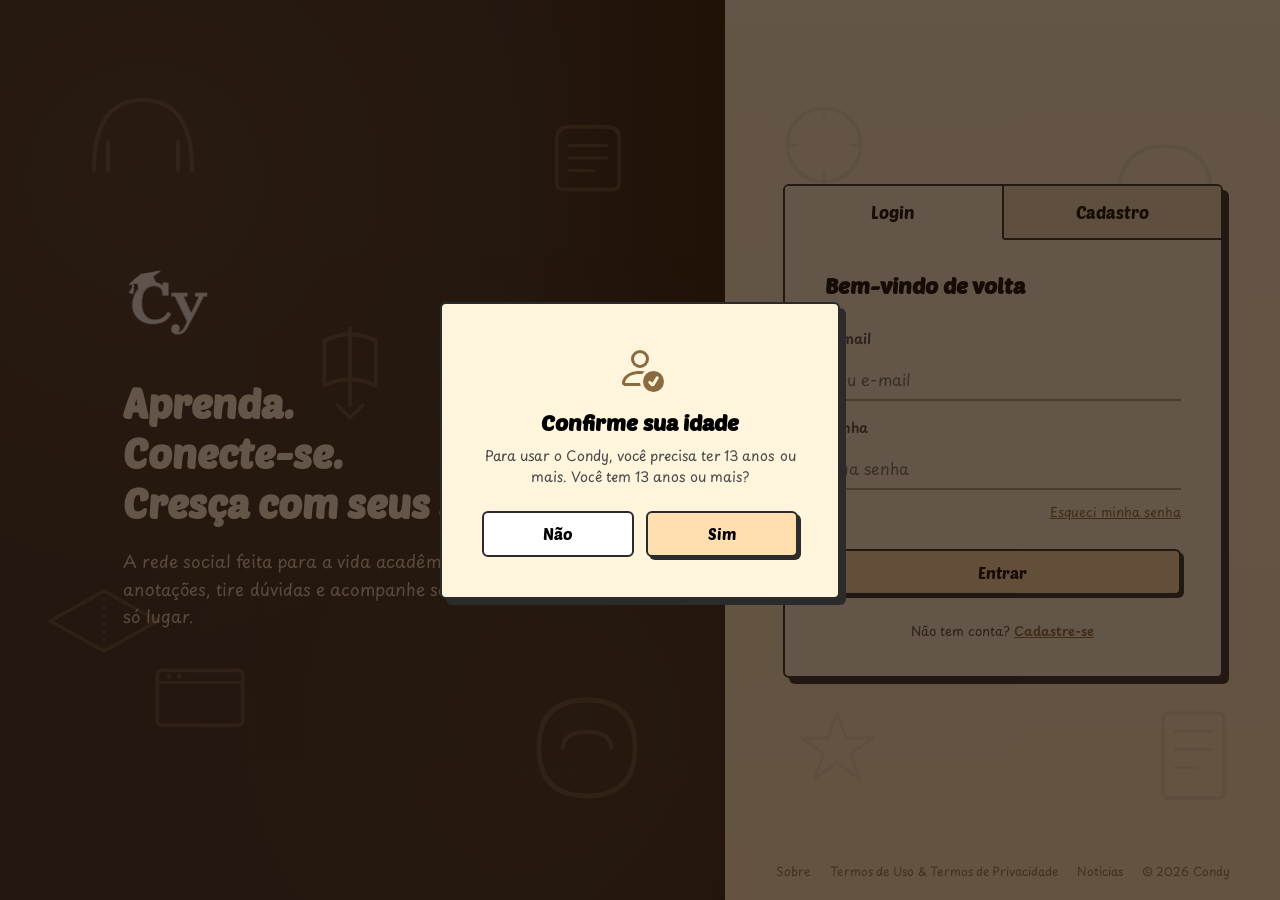
<file: CondyL_16_11/Condy/index.html>
<!DOCTYPE html>
<html lang="pt-br">
<head>
    <meta charset="UTF-8">
    <meta name="viewport" content="width=device-width, initial-scale=1.0">
    <link rel="stylesheet" href="CSS/index.css">
    <title>Condy - Sua Rede Social Acadêmica</title>
    <link rel="shortcut icon" type="image/png" href="IMAGENS/logo_condy_branco.png">

    <link rel="preconnect" href="https://fonts.googleapis.com">
    <link rel="preconnect" href="https://fonts.gstatic.com" crossorigin>
    <link href="https://fonts.googleapis.com/css2?family=Playpen+Sans:wght@400;500;600;700&family=Poetsen+One&display=swap" rel="stylesheet">
</head>
<body>

    <div class="pagina-login">

        <!-- VITRINE DA MARCA (lado esquerdo) -->
        <section class="vitrine-marca">

            <div class="doodles" aria-hidden="true">
                <svg class="doodle doodle-1" viewBox="0 0 100 100" fill="none">
                    <path d="M15 70 Q15 20 50 20 Q85 20 85 70" stroke="currentColor" stroke-width="3" stroke-linecap="round"/>
                    <path d="M25 70 L25 50 M75 70 L75 50" stroke="currentColor" stroke-width="3" stroke-linecap="round"/>
                </svg>

                <svg class="doodle doodle-2" viewBox="0 0 100 60" fill="none">
                    <path d="M5 30 L50 5 L95 30 L50 55 Z" stroke="currentColor" stroke-width="3" stroke-linejoin="round"/>
                    <path d="M50 55 L50 5" stroke="currentColor" stroke-width="2" stroke-dasharray="3 4"/>
                    <circle cx="90" cy="30" r="2.5" fill="currentColor"/>
                </svg>

                <svg class="doodle doodle-3" viewBox="0 0 80 80" fill="none">
                    <path d="M15 25 Q15 15 25 15 L55 15 Q65 15 65 25 L65 60 Q65 65 60 65 L20 65 Q15 65 15 60 Z" stroke="currentColor" stroke-width="3"/>
                    <path d="M25 30 L55 30 M25 40 L55 40 M25 50 L45 50" stroke="currentColor" stroke-width="2.5" stroke-linecap="round"/>
                </svg>

                <svg class="doodle doodle-4" viewBox="0 0 100 100" fill="none">
                    <path d="M20 50 Q20 20 50 20 Q80 20 80 50 Q80 80 50 80 Q20 80 20 50" stroke="currentColor" stroke-width="3"/>
                    <path d="M35 50 Q35 40 50 40 Q65 40 65 50" stroke="currentColor" stroke-width="2.5" stroke-linecap="round"/>
                </svg>

                <svg class="doodle doodle-5" viewBox="0 0 60 60" fill="none">
                    <path d="M30 5 L36 22 L54 22 L39 33 L45 50 L30 39 L15 50 L21 33 L6 22 L24 22 Z" stroke="currentColor" stroke-width="2.5" stroke-linejoin="round"/>
                </svg>

                <svg class="doodle doodle-6" viewBox="0 0 90 70" fill="none">
                    <rect x="10" y="15" width="70" height="45" rx="4" stroke="currentColor" stroke-width="3"/>
                    <path d="M10 25 L80 25" stroke="currentColor" stroke-width="2.5"/>
                    <circle cx="20" cy="20" r="2" fill="currentColor"/>
                    <circle cx="28" cy="20" r="2" fill="currentColor"/>
                </svg>

                <svg class="doodle doodle-7" viewBox="0 0 70 90" fill="none">
                    <path d="M35 10 L35 70" stroke="currentColor" stroke-width="3" stroke-linecap="round"/>
                    <path d="M15 20 Q35 10 55 20 L55 55 Q35 45 15 55 Z" stroke="currentColor" stroke-width="3" stroke-linejoin="round"/>
                    <path d="M35 80 L25 70 M35 80 L45 70" stroke="currentColor" stroke-width="2.5" stroke-linecap="round"/>
                </svg>
            </div>

            <div class="conteudo-vitrine">
                <img src="IMAGENS/logo_condy_semfundo.png" alt="Condy" class="logo-vitrine">

                <h1 class="titulo-vitrine">
                    <span class="linha-titulo" style="--atraso: 0s">Aprenda.</span>
                    <span class="linha-titulo" style="--atraso: 0.25s">Conecte-se.</span>
                    <span class="linha-titulo" style="--atraso: 0.5s">Cresça com seus amigos.</span>
                </h1>

                <p class="subtitulo-vitrine">
                    A rede social feita para a vida acadêmica — compartilhe anotações, tire dúvidas e acompanhe seus amigos em um só lugar.
                </p>
            </div>

        </section>

        <!-- ÁREA DE AUTENTICAÇÃO (lado direito) -->
        <main class="area-autenticacao">

            <div class="doodles doodles-claro" aria-hidden="true">
                <svg class="doodle doodle-a" viewBox="0 0 90 90" fill="none">
                    <circle cx="45" cy="45" r="30" stroke="currentColor" stroke-width="3"/>
                    <path d="M45 15 L45 22 M45 68 L45 75 M15 45 L22 45 M68 45 L75 45" stroke="currentColor" stroke-width="2.5" stroke-linecap="round"/>
                </svg>

                <svg class="doodle doodle-b" viewBox="0 0 80 80" fill="none">
                    <path d="M40 10 L48 32 L72 32 L52 46 L60 68 L40 54 L20 68 L28 46 L8 32 L32 32 Z" stroke="currentColor" stroke-width="2.5" stroke-linejoin="round"/>
                </svg>

                <svg class="doodle doodle-c" viewBox="0 0 90 70" fill="none">
                    <path d="M10 55 Q10 15 45 15 Q80 15 80 55" stroke="currentColor" stroke-width="3" stroke-linecap="round"/>
                    <circle cx="20" cy="55" r="7" stroke="currentColor" stroke-width="2.5"/>
                    <circle cx="70" cy="55" r="7" stroke="currentColor" stroke-width="2.5"/>
                </svg>

                <svg class="doodle doodle-d" viewBox="0 0 70 90" fill="none">
                    <rect x="10" y="10" width="50" height="70" rx="4" stroke="currentColor" stroke-width="3"/>
                    <path d="M20 25 L50 25 M20 40 L50 40 M20 55 L38 55" stroke="currentColor" stroke-width="2.5" stroke-linecap="round"/>
                </svg>

                <svg class="doodle doodle-e" viewBox="0 0 90 90" fill="none">
                    <path d="M45 10 Q65 10 65 30 Q65 45 50 50 L50 60" stroke="currentColor" stroke-width="3" stroke-linecap="round"/>
                    <circle cx="50" cy="72" r="3" fill="currentColor"/>
                </svg>
            </div>

            <div class="cartao-autenticacao">

                <div class="seletor-abas">
                    <button class="botao-aba ativo" id="botaoAbaLogin">Login</button>
                    <button class="botao-aba" id="botaoAbaCadastro">Cadastro</button>
                </div>

                <!-- LOGIN -->
                <form action="./PHP/login.php" method="post" class="formulario-autenticacao ativo mostrar" id="formularioLogin" novalidate>
                    <h2>Bem-vindo de volta</h2>

                    <label for="loginEmail">E-mail</label>
                    <input type="text" id="loginEmail" name="email" placeholder="Seu e-mail">
                    <p class="mensagem-erro" id="erroLoginEmail"></p>

                    <label for="loginSenha">Senha</label>
                    <input type="password" id="loginSenha" name="senha" placeholder="Sua senha">
                    <p class="mensagem-erro" id="erroLoginSenha"></p>

                    <p class="esqueci-senha">
                        <span id="abrirEsqueciSenha">Esqueci minha senha</span>
                    </p>

                    <button type="submit" class="botao-enviar">Entrar</button>

                    <p class="trocar-aba">Não tem conta? <span id="irParaCadastro">Cadastre-se</span></p>
                </form>

                <!-- CADASTRO -->
                <form action="./PHP/cadastro.php" method="post" class="formulario-autenticacao" id="formularioCadastro" novalidate>
                    <h2>Criar conta</h2>

                    <label for="cadastroNome">Nome</label>
                    <input type="text" id="cadastroNome" name="nome" placeholder="Seu nome">
                    <p class="mensagem-erro" id="erroCadastroNome"></p>

                    <label for="cadastroNascimento">Data de nascimento</label>
                    <input type="date" id="cadastroNascimento" name="data_nascimento">
                    <p class="mensagem-erro" id="erroCadastroNascimento"></p>

                    <label for="cadastroEmail">E-mail</label>
                    <input type="text" id="cadastroEmail" name="email" placeholder="Seu e-mail">
                    <p class="mensagem-erro" id="erroCadastroEmail"></p>
                    <p class="mensagem-erro" id="erroCadastroEmailServidor"></p>

                    <label for="cadastroSenha">Senha</label>
                    <input type="password" id="cadastroSenha" name="senha" placeholder="Crie uma senha">
                    <p class="dica-senha">Use no mínimo 8 caracteres, com uma letra minúscula, uma letra maiúscula, um número e um caractere especial (ex.: ! @ # $ %).</p>
                    <p class="mensagem-erro" id="erroCadastroSenha"></p>

                    <label for="cadastroConfirmarSenha">Confirmar Senha</label>
                    <input type="password" id="cadastroConfirmarSenha" name="confirmar_senha" placeholder="Confirme sua senha">
                    <p class="mensagem-erro" id="erroCadastroConfirmarSenha"></p>

                    <div class="aceite-termos">
                        <input type="checkbox" id="aceitarTermos" name="aceitar_termos">
                        <label for="aceitarTermos">
                            Li e aceito os <a href="#" class="link-termos abrir-termos">Termos de Uso e Termos de Privacidade</a>
                        </label>
                    </div>
                    <p class="mensagem-erro" id="erroAceitarTermos"></p>

                    <button type="submit" class="botao-enviar">Cadastrar</button>

                    <p class="trocar-aba">Já tem conta? <span id="irParaLogin">Faça login</span></p>
                </form>

            </div>

            <footer class="rodape-login">
                <a href="sobrenos.html" target="_blank">Sobre</a>
                <span class="separador">·</span>
                <a href="#" class="abrir-termos">Termos de Uso & Termos de Privacidade</a>
                <span class="separador">·</span>
                <a href="visitante.html">Notícias</a>
                <span class="separador">·</span>
                <span class="copyright">© 2026 Condy</span>
            </footer>

        </main>

    </div>

    <!-- MODAL DE TERMOS -->
    <div class="modal-termos-overlay" id="modalTermosOverlay">
        <div class="modal-termos-box">
            <button class="modal-termos-fechar" id="modalTermosFechar" title="Fechar">
                <svg xmlns="http://www.w3.org/2000/svg" width="20" height="20" fill="currentColor" class="bi bi-x-lg" viewBox="0 0 16 16">
                    <path d="M2.146 2.854a.5.5 0 1 1 .708-.708L8 7.293l5.146-5.147a.5.5 0 0 1 .708.708L8.707 8l5.147 5.146a.5.5 0 0 1-.708.708L8 8.707l-5.146 5.147a.5.5 0 0 1-.708-.708L7.293 8 2.146 2.854Z"/>
                </svg>
            </button>

            <div class="modal-termos-conteudo">
                <p class="modal-termos-marca">©2026 Condy</p>
                <h2>Termos de Uso<br>e<br>Termos de Privacidade</h2>

                <h3>1. Nossos Serviços</h3>
                <p>Nossa missão é entregar às pessoas o poder de florescer o intelecto através da educação. Para isso, fornecemos uma experiência personalizada onde você pode:</p>
                <p>
                    • Conectar-se com outras pessoas que possuem o mesmo objetivo: Ajudamos você a encontrar pessoas e conteúdo que sejam relevantes para sua área de estudo;<br>
                    • Expressar sua produção acadêmica: Oferecemos ferramentas para compartilhar atualizações de fotos, vídeos e, principalmente, resultados de pesquisas e redações (respeitando as configurações de privacidade);<br>
                    • Promover a integridade e segurança: Trabalhamos para manter a autenticidade e a confidencialidade dos dados, combatendo condutas nocivas ou enganosas.
                </p>

                <h3>2. Compromissos do Usuário</h3>
                <p>Em troca do acesso à nossa comunidade, exigimos os seguintes compromissos:</p>
                <p>
                    • Identidade Real e Prestação de Contas: Para garantir a responsabilidade acadêmica, você deve usar o mesmo nome que utiliza na vida cotidiana;<br>
                    • Elegibilidade: Você deve ter pelo menos 13 anos de idade para usar o serviço;<br>
                    • Uso Aceitável: Você não pode compartilhar conteúdo que viole direitos de propriedade intelectual de terceiros ou que seja ilegal, enganoso ou discriminatório;<br>
                    • É estritamente proibida a extração de dados (scraping) sem permissão prévia por escrito.
                </p>

                <h3>3. Propriedade Intelectual e Licenciamento</h3>
                <p>Reconhecemos que o conteúdo que você cria e compartilha é de sua propriedade ("o que é seu, continua sendo seu"). No entanto, para operar o serviço, precisamos que você nos conceda certas permissões:</p>
                <p>
                    • Licença de Uso: Ao publicar conteúdo protegido por direitos de propriedade intelectual, você nos concede uma licença mundial, não exclusiva e livre de royalties para hospedar, usar, distribuir, modificar e copiar seu conteúdo exclusivamente para fins de fornecimento e melhoria dos serviços;<br>
                    • Terminação da Licença: Esta licença termina quando o conteúdo é excluído de nossos sistemas (processo que pode levar até 90 dias após a solicitação de exclusão do conteúdo ou da conta).
                </p>

                <h3>4. Combate à Desinformação</h3>
                <p>Trabalhamos com verificadores de fatos independentes para combater a desinformação no âmbito acadêmico. Se um conteúdo for classificado como impreciso, poderemos adicionar avisos para fornecer contexto adicional aos usuários.</p>

                <h3>5. Limitação de Responsabilidade</h3>
                <p>Nossos serviços são fornecidos "no estado em que se encontram" (AS IS). Não garantimos que a plataforma será sempre segura ou livre de erros. Não controlamos o que as pessoas dizem ou fazem e não somos responsáveis por condutas ofensivas ou inadequadas de outros usuários.</p>

                <h3>6. Encerramento da Conta</h3>
                <p>Podemos suspender ou desativar permanentemente sua conta se determinarmos que você violou estes termos de forma grave ou repetida, ou se houver risco de exposição legal para a plataforma.</p>

                <h3>7. Disposições Finais</h3>
                <p>
                    • Atualizações: Podemos revisar estes termos ocasionalmente para refletir melhor nossos serviços ou mudanças na lei. Você será notificado antes que as alterações entrem em vigor;<br>
                    • Resolução de Disputas: Qualquer reclamação ou disputa decorrente destes termos será resolvida nos tribunais competentes conforme a jurisdição estabelecida no registro da plataforma.
                </p>
            </div>
        </div>
    </div>

    <!-- MODAL DE VERIFICAÇÃO DE IDADE -->
    <div class="modal-idade-overlay" id="modalIdadeOverlay">
        <div class="modal-idade-box">
            <svg xmlns="http://www.w3.org/2000/svg" width="48" height="48" fill="currentColor" class="bi bi-person-check icone-idade" viewBox="0 0 16 16">
                <path d="M12.5 16a3.5 3.5 0 1 0 0-7 3.5 3.5 0 0 0 0 7m1.679-4.493-1.335 2.226a.75.75 0 0 1-1.174.144l-.774-.773a.5.5 0 0 1 .708-.708l.547.548 1.17-1.951a.5.5 0 1 1 .858.514M11 5a3 3 0 1 1-6 0 3 3 0 0 1 6 0M8 7a2 2 0 1 0 0-4 2 2 0 0 0 0 4m.256 7a4.5 4.5 0 0 1-.229-1.004H3c.001-.246.154-.986.832-1.664C4.484 10.68 5.711 10 8 10q.39 0 .74.025c.226-.341.496-.65.804-.918Q8.844 9.002 8 9c-5 0-6 3-6 4s1 1 1 1z"/>
            </svg>

            <h3>Confirme sua idade</h3>
            <p>Para usar o Condy, você precisa ter 13 anos ou mais. Você tem 13 anos ou mais?</p>

            <div class="modal-idade-botoes">
                <button type="button" class="botao-idade-nao" id="botaoIdadeNao">Não</button>
                <button type="button" class="botao-idade-sim" id="botaoIdadeSim">Sim</button>
            </div>
        </div>
    </div>

    <!-- TELA DE BLOQUEIO (menor de 13 anos) -->
    <div class="tela-bloqueio" id="telaBloqueio">
        <div class="bloqueio-box">
            <svg xmlns="http://www.w3.org/2000/svg" width="56" height="56" fill="currentColor" class="bi bi-shield-exclamation icone-bloqueio" viewBox="0 0 16 16">
                <path d="M5.338 1.59a61 61 0 0 0-2.837.856.48.48 0 0 0-.328.39c-.651 4.400 1.434 7.993 3.653 9.993a15.6 15.6 0 0 0 2.49 1.879a.5.5 0 0 0 .368 0 15.6 15.6 0 0 0 2.49-1.879c2.22-2 4.304-5.593 3.653-9.993a.48.48 0 0 0-.328-.39c-1.433-.489-3.995-1.08-5.17-1.08-1.174 0-3.735.591-5.17 1.08z"/>
                <path d="M7.001 10.5a1 1 0 1 1 2 0 1 1 0 0 1-2 0M7.1 5.995a.905.905 0 1 1 1.8 0l-.35 3.507a.552.552 0 0 1-1.1 0z"/>
            </svg>
            <h2>Acesso não permitido</h2>
            <p>Infelizmente, você precisa ter 13 anos ou mais para usar o Condy. Volte quando tiver essa idade!</p>
        </div>
    </div>

    <!-- MODAL DE RECUPERAÇÃO DE SENHA -->
    <div class="modal-senha-overlay" id="modalSenhaOverlay">
        <div class="modal-senha-box">
            <button class="modal-senha-fechar" id="modalSenhaFechar" title="Fechar">
                <svg xmlns="http://www.w3.org/2000/svg" width="20" height="20" fill="currentColor" class="bi bi-x-lg" viewBox="0 0 16 16">
                    <path d="M2.146 2.854a.5.5 0 1 1 .708-.708L8 7.293l5.146-5.147a.5.5 0 0 1 .708.708L8.707 8l5.147 5.146a.5.5 0 0 1-.708.708L8 8.707l-5.146 5.147a.5.5 0 0 1-.708-.708L7.293 8 2.146 2.854Z"/>
                </svg>
            </button>

            <div class="modal-senha-passo" id="passoPedirEmail">
                <h3>Recuperar senha</h3>
                <p class="modal-senha-texto">Digite o e-mail cadastrado na sua conta. Enviaremos um link para você redefinir sua senha.</p>

                <label for="emailRecuperacao">E-mail</label>
                <input type="text" id="emailRecuperacao" placeholder="Seu e-mail">
                <p class="mensagem-erro" id="erroEmailRecuperacao"></p>

                <button type="button" class="botao-enviar" id="botaoEnviarRecuperacao">Enviar link</button>
            </div>

            <div class="modal-senha-passo" id="passoConfirmacao" style="display: none;">
                <svg xmlns="http://www.w3.org/2000/svg" width="48" height="48" fill="currentColor" class="bi bi-envelope-check icone-confirmacao" viewBox="0 0 16 16">
                    <path d="M2 2a2 2 0 0 0-2 2v8.01A2 2 0 0 0 2 14h5.5a.5.5 0 0 0 0-1H2a1 1 0 0 1-.966-.741l5.64-3.471L8 9.583l7-4.2V8.5a.5.5 0 0 0 1 0V4a2 2 0 0 0-2-2zm3.708 6.208L1 11.105V5.383zM1 4.217V4a1 1 0 0 1 1-1h12a1 1 0 0 1 1 1v.217l-7 4.2z"/>
                    <path d="M16 12.5a3.5 3.5 0 1 1-7 0 3.5 3.5 0 0 1 7 0m-1.993-1.679a.5.5 0 0 0-.686.172l-1.17 1.95-.547-.547a.5.5 0 0 0-.708.708l.774.773a.75.75 0 0 0 1.174-.144l1.335-2.226a.5.5 0 0 0-.172-.686"/>
                </svg>
                <h3>Verifique seu e-mail</h3>
                <p class="modal-senha-texto">Enviamos um link de recuperação para <strong id="emailEnviadoPara"></strong>. Siga as instruções para redefinir sua senha.</p>

                <button type="button" class="botao-enviar" id="botaoFecharConfirmacao">Entendi</button>
            </div>
        </div>
    </div>

    <script src="JAVASCRIPT/index.js"></script>
</body>
</html>
</file>
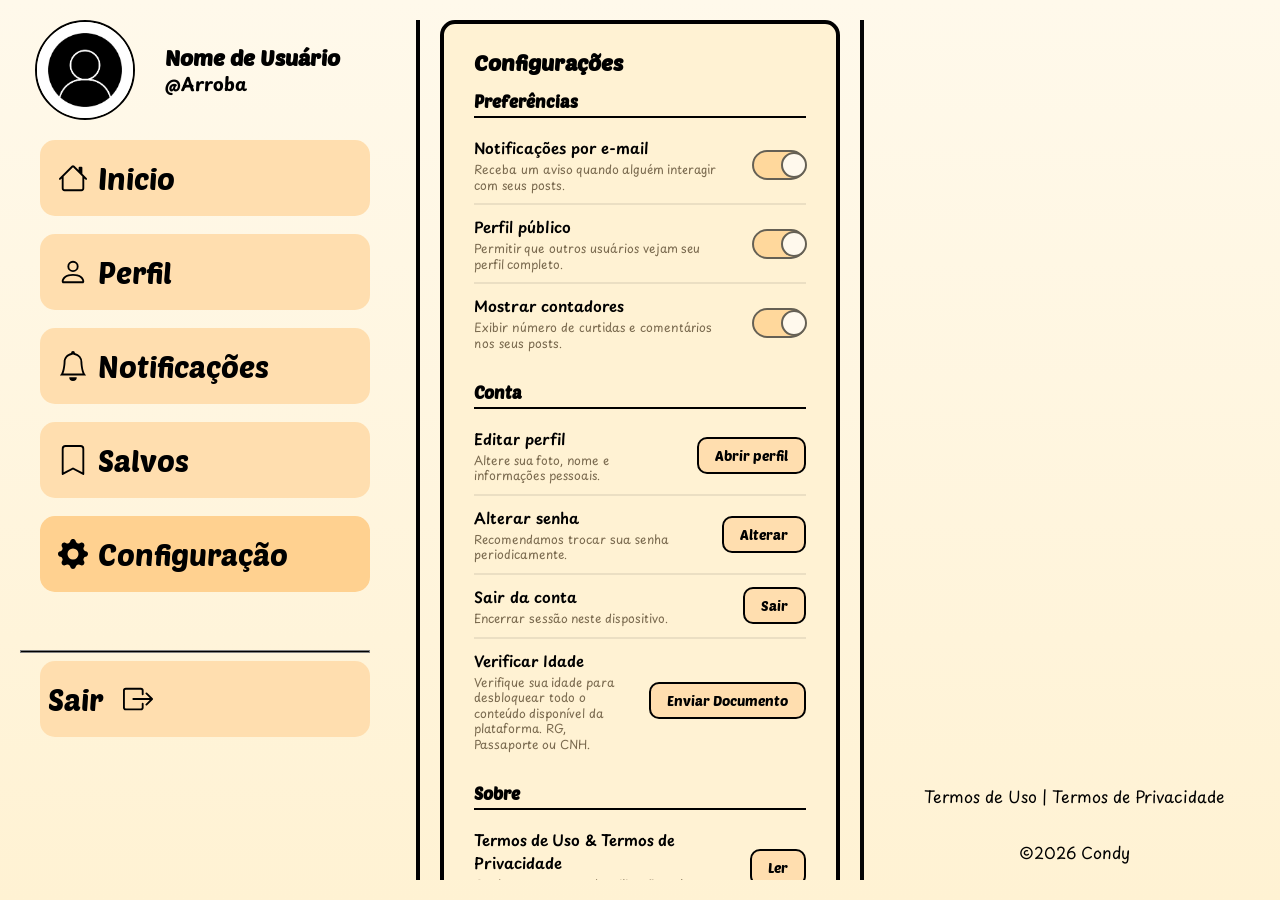
<file: CondyL_16_11/Condy/configuracoes.html>
<!DOCTYPE html>
<html lang="pt-br">
<head>
    <meta charset="UTF-8">
    <meta name="viewport" content="width=device-width, initial-scale=1.0">
    <link rel="stylesheet" href="CSS/configuracoes.css">
    <title>Condy - Configurações</title>
    <link rel="shortcut icon" type="image/png" href="IMAGENS/logo_condy_branco.png">

    <link rel="preconnect" href="https://fonts.googleapis.com">
    <link rel="preconnect" href="https://fonts.gstatic.com" crossorigin>
    <link href="https://fonts.googleapis.com/css2?family=Playpen+Sans:wght@400;500;600;700&family=Poetsen+One&display=swap" rel="stylesheet">
</head>
<body>
    <header>
        <div class="container-LdEsquerdo">
            <div class="foto-perfil-nome">
                <img src="IMAGENS/foto_de_perfil.png" class="foto-perfil" alt="Foto de Perfil">
                <div class="info-usuario">
                    <h1 class="nome-do-usuario">Nome de Usuário</h1>
                    <h2 class="arroba">@Arroba</h2>
                </div>
            </div>

            <div class="opcoes">
                <a href="principal.html">
                    <button class="inicio">
                        <svg xmlns="http://www.w3.org/2000/svg" width="30" height="30" fill="currentColor" class="bi bi-house" viewBox="0 0 16 16">
                            <path d="M8.707 1.5a1 1 0 0 0-1.414 0L.646 8.146a.5.5 0 0 0 .708.708L2 8.207V13.5A1.5 1.5 0 0 0 3.5 15h9a1.5 1.5 0 0 0 1.5-1.5V8.207l.646.647a.5.5 0 0 0 .708-.708L13 5.793V2.5a.5.5 0 0 0-.5-.5h-1a.5.5 0 0 0-.5.5v1.293zM13 7.207V13.5a.5.5 0 0 1-.5.5h-9a.5.5 0 0 1-.5-.5V7.207l5-5z"/>
                        </svg>
                        Inicio
                    </button>
                </a>

                <br>

                <a href="perfil.html">
                    <button class="perfil">
                        <svg xmlns="http://www.w3.org/2000/svg" width="30" height="30" fill="currentColor" class="bi bi-person" viewBox="0 0 16 16">
                            <path d="M8 8a3 3 0 1 0 0-6 3 3 0 0 0 0 6m2-3a2 2 0 1 1-4 0 2 2 0 0 1 4 0m4 8c0 1-1 1-1 1H3s-1 0-1-1 1-4 6-4 6 3 6 4m-1-.004c-.001-.246-.154-.986-.832-1.664C11.516 10.68 10.289 10 8 10s-3.516.68-4.168 1.332c-.678.678-.83 1.418-.832 1.664z"/>
                        </svg>
                        Perfil
                    </button>
                </a>

                <br>

                <a href="notificacoes.html">
                    <button class="notificacao">
                        <svg xmlns="http://www.w3.org/2000/svg" width="30" height="30" fill="currentColor" class="bi bi-bell" viewBox="0 0 16 16">
                            <path d="M8 16a2 2 0 0 0 2-2H6a2 2 0 0 0 2 2M8 1.918l-.797.161A4 4 0 0 0 4 6c0 .628-.134 2.197-.459 3.742-.16.767-.376 1.566-.663 2.258h10.244c-.287-.692-.502-1.49-.663-2.258C12.134 8.197 12 6.628 12 6a4 4 0 0 0-3.203-3.92zM14.22 12c.223.447.481.801.78 1H1c.299-.199.557-.553.78-1C2.68 10.2 3 6.88 3 6c0-2.42 1.72-4.44 4.005-4.901a1 1 0 1 1 1.99 0A5 5 0 0 1 13 6c0 .88.32 4.2 1.22 6"/>
                        </svg>
                        Notificações
                    </button>
                </a>

                <br>

                <a href="salvos.html">
                    <button class="salvos">
                        <svg xmlns="http://www.w3.org/2000/svg" width="30" height="30" fill="currentColor" class="bi bi-bookmark" viewBox="0 0 16 16">
                            <path d="M2 2a2 2 0 0 1 2-2h8a2 2 0 0 1 2 2v13.5a.5.5 0 0 1-.777.416L8 13.101l-5.223 2.815A.5.5 0 0 1 2 15.5zm2-1a1 1 0 0 0-1 1v12.566l4.723-2.482a.5.5 0 0 1 .554 0L13 14.566V2a1 1 0 0 0-1-1z"/>
                        </svg>
                        Salvos
                    </button>
                </a>

                <br>

                <a href="configuracoes.html">
                    <button class="configuracao">
                        <svg xmlns="http://www.w3.org/2000/svg" width="30" height="30" fill="currentColor" class="bi bi-gear-fill" viewBox="0 0 16 16">
                            <path d="M9.405 1.05c-.413-1.4-2.397-1.4-2.81 0l-.1.34a1.464 1.464 0 0 1-2.105.872l-.31-.17c-1.283-.698-2.686.705-1.987 1.987l.169.311c.446.82.023 1.841-.872 2.105l-.34.1c-1.4.413-1.4 2.397 0 2.81l.34.1a1.464 1.464 0 0 1 .872 2.105l-.17.31c-.698 1.283.705 2.686 1.987 1.987l.311-.169a1.464 1.464 0 0 1 2.105.872l.1.34c.413 1.4 2.397 1.4 2.81 0l.1-.34a1.464 1.464 0 0 1 2.105-.872l.31.17c1.283.698 2.686-.705 1.987-1.987l-.169-.311a1.464 1.464 0 0 1 .872-2.105l.34-.1c1.4-.413 1.4-2.397 0-2.81l-.34-.1a1.464 1.464 0 0 1-.872-2.105l.17-.31c.698-1.283-.705-2.686-1.987-1.987l-.311.169a1.464 1.464 0 0 1-2.105-.872zM8 10.93a2.929 2.929 0 1 1 0-5.86 2.929 2.929 0 0 1 0 5.858z"/>
                        </svg>
                        Configuração
                    </button>
                </a>

                <br>

                <hr size="5" noshade align="left">
                <a href="index.html">
                    <button class="sair">Sair
                        <svg xmlns="http://www.w3.org/2000/svg" width="30" height="30" fill="currentColor" class="bi bi-box-arrow-right" viewBox="0 0 16 16">
                            <path fill-rule="evenodd" d="M10 12.5a.5.5 0 0 1-.5.5h-8a.5.5 0 0 1-.5-.5v-9a.5.5 0 0 1 .5-.5h8a.5.5 0 0 1 .5.5v2a.5.5 0 0 0 1 0v-2A1.5 1.5 0 0 0 9.5 2h-8A1.5 1.5 0 0 0 0 3.5v9A1.5 1.5 0 0 0 1.5 14h8a1.5 1.5 0 0 0 1.5-1.5v-2a.5.5 0 0 0-1 0z"/>
                            <path fill-rule="evenodd" d="M15.854 8.354a.5.5 0 0 0 0-.708l-3-3a.5.5 0 0 0-.708.708L14.293 7.5H5.5a.5.5 0 0 0 0 1h8.793l-2.147 2.146a.5.5 0 0 0 .708.708z"/>
                        </svg>
                    </button>
                </a>
            </div>
        </div>
    </header>

    <main class="conteudo-principal conteudo-configuracoes">

        <div class="cartao-configuracoes">

            <h1 class="titulo-configuracoes">Configurações</h1>

            <!-- PREFERÊNCIAS -->
            <section class="secao-config">
                <h2>Preferências</h2>

                <div class="linha-config">
                    <div class="info-linha-config">
                        <span class="rotulo-config">Notificações por e-mail</span>
                        <span class="descricao-config">Receba um aviso quando alguém interagir com seus posts.</span>
                    </div>
                    <label class="interruptor desativado" title="Em Manutenção">
                        <input type="checkbox" id="switchEmail" checked disabled>
                        <span class="trilho"></span>
                    </label>
                </div>

                <div class="linha-config">
                    <div class="info-linha-config">
                        <span class="rotulo-config">Perfil público</span>
                        <span class="descricao-config">Permitir que outros usuários vejam seu perfil completo.</span>
                    </div>
                    <label class="interruptor desativado" title="Em Manutenção">
                        <input type="checkbox" id="switchPerfilPublico" checked disabled>
                        <span class="trilho"></span>
                    </label>
                </div>

                <div class="linha-config">
                    <div class="info-linha-config">
                        <span class="rotulo-config">Mostrar contadores</span>
                        <span class="descricao-config">Exibir número de curtidas e comentários nos seus posts.</span>
                    </div>
                    <label class="interruptor desativado" title="Em Manutenção">
                        <input type="checkbox" id="switchContadores" checked disabled>
                        <span class="trilho"></span>
                    </label>
                </div>
            </section>

            <!-- CONTA -->
            <section class="secao-config">
                <h2>Conta</h2>

                <div class="linha-config">
                    <div class="info-linha-config">
                        <span class="rotulo-config">Editar perfil</span>
                        <span class="descricao-config">Altere sua foto, nome e informações pessoais.</span>
                    </div>
                    <a href="perfil.html" class="botao-config-secundario">Abrir perfil</a>
                </div>

                <div class="linha-config">
                    <div class="info-linha-config">
                        <span class="rotulo-config">Alterar senha</span>
                        <span class="descricao-config">Recomendamos trocar sua senha periodicamente.</span>
                    </div>
                    <button class="botao-config-secundario" id="botaoAlterarSenha">Alterar</button>
                </div>

                <div class="linha-config">
                    <div class="info-linha-config">
                        <span class="rotulo-config">Sair da conta</span>
                        <span class="descricao-config">Encerrar sessão neste dispositivo.</span>
                    </div>
                    <a href="index.html" class="botao-config-secundario" data-sair>Sair</a>
                </div>

                <div class="linha-config">
                    <div class="info-linha-config">
                        <span class="rotulo-config">Verificar Idade</span>
                        <span class="descricao-config">Verifique sua idade para desbloquear todo o conteúdo disponível da plataforma. RG, Passaporte ou CNH.</span>
                    </div>
                    <!-- agora é um BOTÃO (antes era um link para o index.html) -->
                    <button type="button" class="botao-config-secundario" id="botaoVerificarIdade">Enviar Documento</button>
                </div>
            </section>

            <!-- SOBRE -->
            <section class="secao-config">
                <h2>Sobre</h2>

                <div class="linha-config">
                    <div class="info-linha-config">
                        <span class="rotulo-config">Termos de Uso & Termos de Privacidade</span>
                        <span class="descricao-config">Conheça as regras de utilização e da privacidade da plataforma.</span>
                    </div>
                    <a href="#" class="botao-config-secundario abrir-termos">Ler</a>
                </div>

                <div class="linha-config">
                    <div class="info-linha-config">
                        <span class="rotulo-config">Sobre Nós</span>
                        <span class="descricao-config">Conheça mais sobre esse projeto e seus criadores.</span>
                    </div>
                    <a href="sobrenos.html" target="_blank" class="botao-config-secundario">Sobre Nós</a>
                </div>

                <div class="linha-config">
                    <div class="info-linha-config">
                        <span class="rotulo-config">Versão</span>
                        <span class="descricao-config">Condy 1.0 — 2026</span>
                    </div>
                </div>
            </section>

            <!-- ZONA DE PERIGO -->
            <section class="secao-config zona-perigo">
                <h2>Zona de perigo</h2>

                <div class="linha-config">
                    <div class="info-linha-config">
                        <span class="rotulo-config">Apagar conta</span>
                        <span class="descricao-config">Esta ação é permanente e não pode ser desfeita. Todos os seus posts e dados serão removidos.</span>
                    </div>
                    <button class="botao-perigo" id="botaoApagarConta">Apagar conta</button>
                </div>
            </section>

        </div>

    </main>

    <footer class="Lado-Direito">
        <div class="geralproa">
            <a href="#" class="abrir-termos">
                <p>Termos de Uso | Termos de Privacidade</p>
            </a>
            <p class="condy">©2026 Condy</p>
        </div>
    </footer>

    <!-- MODAL DE TERMOS -->
    <div class="modal-termos-overlay" id="modalTermosOverlay">
        <div class="modal-termos-box">
            <button class="modal-termos-fechar" id="modalTermosFechar" title="Fechar">
                <svg xmlns="http://www.w3.org/2000/svg" width="20" height="20" fill="currentColor" class="bi bi-x-lg" viewBox="0 0 16 16">
                    <path d="M2.146 2.854a.5.5 0 1 1 .708-.708L8 7.293l5.146-5.147a.5.5 0 0 1 .708.708L8.707 8l5.147 5.146a.5.5 0 0 1-.708.708L8 8.707l-5.146 5.147a.5.5 0 0 1-.708-.708L7.293 8 2.146 2.854Z"/>
                </svg>
            </button>

            <div class="modal-termos-conteudo">
                <p class="modal-termos-marca">©2026 Condy</p>
                <h2>Termos de Uso<br>e<br>Termos de Privacidade</h2>

                <h3>1. Nossos Serviços</h3>
                <p>Nossa missão é entregar às pessoas o poder de florescer o intelecto através da educação. Para isso, fornecemos uma experiência personalizada onde você pode:</p>
                <p>
                    • Conectar-se com outras pessoas que possuem o mesmo objetivo: Ajudamos você a encontrar pessoas e conteúdo que sejam relevantes para sua área de estudo;<br>
                    • Expressar sua produção acadêmica: Oferecemos ferramentas para compartilhar atualizações de fotos, vídeos e, principalmente, resultados de pesquisas e redações (respeitando as configurações de privacidade);<br>
                    • Promover a integridade e segurança: Trabalhamos para manter a autenticidade e a confidencialidade dos dados, combatendo condutas nocivas ou enganosas.
                </p>

                <h3>2. Compromissos do Usuário</h3>
                <p>Em troca do acesso à nossa comunidade, exigimos os seguintes compromissos:</p>
                <p>
                    • Identidade Real e Prestação de Contas: Para garantir a responsabilidade acadêmica, você deve usar o mesmo nome que utiliza na vida cotidiana;<br>
                    • Elegibilidade: Você deve ter pelo menos 13 anos de idade para usar o serviço;<br>
                    • Uso Aceitável: Você não pode compartilhar conteúdo que viole direitos de propriedade intelectual de terceiros ou que seja ilegal, enganoso ou discriminatório;<br>
                    • É estritamente proibida a extração de dados (scraping) sem permissão prévia por escrito.
                </p>

                <h3>3. Propriedade Intelectual e Licenciamento</h3>
                <p>Reconhecemos que o conteúdo que você cria e compartilha é de sua propriedade ("o que é seu, continua sendo seu"). No entanto, para operar o serviço, precisamos que você nos conceda certas permissões:</p>
                <p>
                    • Licença de Uso: Ao publicar conteúdo protegido por direitos de propriedade intelectual, você nos concede uma licença mundial, não exclusiva e livre de royalties para hospedar, usar, distribuir, modificar e copiar seu conteúdo exclusivamente para fins de fornecimento e melhoria dos serviços;<br>
                    • Terminação da Licença: Esta licença termina quando o conteúdo é excluído de nossos sistemas (processo que pode levar até 90 dias após a solicitação de exclusão do conteúdo ou da conta).
                </p>

                <h3>4. Combate à Desinformação</h3>
                <p>Trabalhamos com verificadores de fatos independentes para combater a desinformação no âmbito acadêmico. Se um conteúdo for classificado como impreciso, poderemos adicionar avisos para fornecer contexto adicional aos usuários.</p>

                <h3>5. Limitação de Responsabilidade</h3>
                <p>Nossos serviços são fornecidos "no estado em que se encontram" (AS IS). Não garantimos que a plataforma será sempre segura ou livre de erros. Não controlamos o que as pessoas dizem ou fazem e não somos responsáveis por condutas ofensivas ou inadequadas de outros usuários.</p>

                <h3>6. Encerramento da Conta</h3>
                <p>Podemos suspender ou desativar permanentemente sua conta se determinarmos que você violou estes termos de forma grave ou repetida, ou se houver risco de exposição legal para a plataforma.</p>

                <h3>7. Disposições Finais</h3>
                <p>
                    • Atualizações: Podemos revisar estes termos ocasionalmente para refletir melhor nossos serviços ou mudanças na lei. Você será notificado antes que as alterações entrem em vigor;<br>
                    • Resolução de Disputas: Qualquer reclamação ou disputa decorrente destes termos será resolvida nos tribunais competentes conforme a jurisdição estabelecida no registro da plataforma.
                </p>
            </div>
        </div>
    </div>

    <!-- MODAL DE CONFIRMAÇÃO -->
    <div class="modal-confirmacao-overlay" id="modalConfirmacaoOverlay">
        <div class="modal-confirmacao-box">
            <p id="textoConfirmacao">Deseja mesmo apagar esta conta?</p>
            <div class="modal-confirmacao-botoes">
                <button class="btn-cancelar-confirmacao" id="btnCancelarConfirmacao">Cancelar</button>
                <button class="btn-confirmar-confirmacao" id="btnConfirmarConfirmacao">Confirmar</button>
            </div>
        </div>
    </div>

    <!-- MODAL: VERIFICAÇÃO DE IDADE (envio de documento) -->
    <div class="modal-documento-overlay" id="modalDocumentoOverlay">
        <div class="modal-documento-box">
            <button class="modal-documento-fechar" id="modalDocumentoFechar" title="Fechar">
                <svg xmlns="http://www.w3.org/2000/svg" width="20" height="20" fill="currentColor" class="bi bi-x-lg" viewBox="0 0 16 16">
                    <path d="M2.146 2.854a.5.5 0 1 1 .708-.708L8 7.293l5.146-5.147a.5.5 0 0 1 .708.708L8.707 8l5.147 5.146a.5.5 0 0 1-.708.708L8 8.707l-5.146 5.147a.5.5 0 0 1-.708-.708L7.293 8 2.146 2.854Z"/>
                </svg>
            </button>

            <!-- PASSO 1: escolher tipo e adicionar arquivos -->
            <div class="modal-documento-passo" id="passoEnviarDocumento">
                <h3>Verificar idade</h3>
                <p class="modal-documento-texto">Envie um documento oficial com foto e data de nascimento para desbloquear todo o conteúdo da plataforma.</p>

                <label class="rotulo-documento" for="tipoDocumento">Tipo de documento</label>
                <select id="tipoDocumento" class="campo-documento">
                    <option value="">Selecione...</option>
                    <option value="rg">RG</option>
                    <option value="cnh">CNH</option>
                    <option value="passaporte">Passaporte</option>
                </select>
                <p class="mensagem-erro-documento" id="erroTipoDocumento"></p>

                <span class="rotulo-documento">Arquivos</span>
                <div class="area-upload" id="areaUpload" tabindex="0" role="button" aria-label="Adicionar arquivos">
                    <svg xmlns="http://www.w3.org/2000/svg" width="34" height="34" fill="currentColor" class="bi bi-upload" viewBox="0 0 16 16">
                        <path d="M.5 9.9a.5.5 0 0 1 .5.5v2.5a1 1 0 0 0 1 1h12a1 1 0 0 0 1-1v-2.5a.5.5 0 0 1 1 0v2.5a2 2 0 0 1-2 2H2a2 2 0 0 1-2-2v-2.5a.5.5 0 0 1 .5-.5"/>
                        <path d="M7.646 1.146a.5.5 0 0 1 .708 0l3 3a.5.5 0 0 1-.708.708L8.5 2.707V11.5a.5.5 0 0 1-1 0V2.707L5.354 4.854a.5.5 0 1 1-.708-.708z"/>
                    </svg>
                    <p class="upload-titulo">Clique para escolher ou arraste os arquivos aqui</p>
                    <p class="upload-dica">JPG, PNG ou PDF · até 5 MB cada · máximo de 2 arquivos (frente e verso)</p>
                </div>
                <input type="file" id="inputDocumento" accept=".jpg,.jpeg,.png,.pdf,image/jpeg,image/png,application/pdf" multiple style="display: none;">
                <p class="mensagem-erro-documento" id="erroArquivoDocumento"></p>

                <ul class="lista-documentos" id="listaDocumentos"></ul>

                <div class="botoes-documento">
                    <button type="button" class="btn-cancelar-documento" id="btnCancelarDocumento">Cancelar</button>
                    <button type="button" class="btn-enviar-documento" id="btnEnviarDocumento">Enviar</button>
                </div>
            </div>

            <!-- PASSO 2: confirmação -->
            <div class="modal-documento-passo" id="passoDocumentoEnviado" style="display: none;">
                <svg xmlns="http://www.w3.org/2000/svg" width="48" height="48" fill="currentColor" class="bi bi-check-circle icone-documento-ok" viewBox="0 0 16 16">
                    <path d="M8 15A7 7 0 1 1 8 1a7 7 0 0 1 0 14m0 1A8 8 0 1 0 8 0a8 8 0 0 0 0 16"/>
                    <path d="M10.97 4.97a.235.235 0 0 0-.02.022L7.477 9.417 5.384 7.323a.75.75 0 0 0-1.06 1.06L6.97 11.03a.75.75 0 0 0 1.079-.02l3.992-4.99a.75.75 0 0 0-1.071-1.05"/>
                </svg>
                <h3>Documentos adicionados</h3>
                <p class="modal-documento-texto">Seus documentos foram adicionados e ficam aguardando a verificação.</p>
                <button type="button" class="btn-enviar-documento btn-documento-largo" id="btnFecharDocumentoEnviado">Entendi</button>
            </div>
        </div>
    </div>

    <script src="JAVASCRIPT/sessao.js"></script>
    <script src="JAVASCRIPT/configuracao.js"></script>
</body>
</html>
</file>
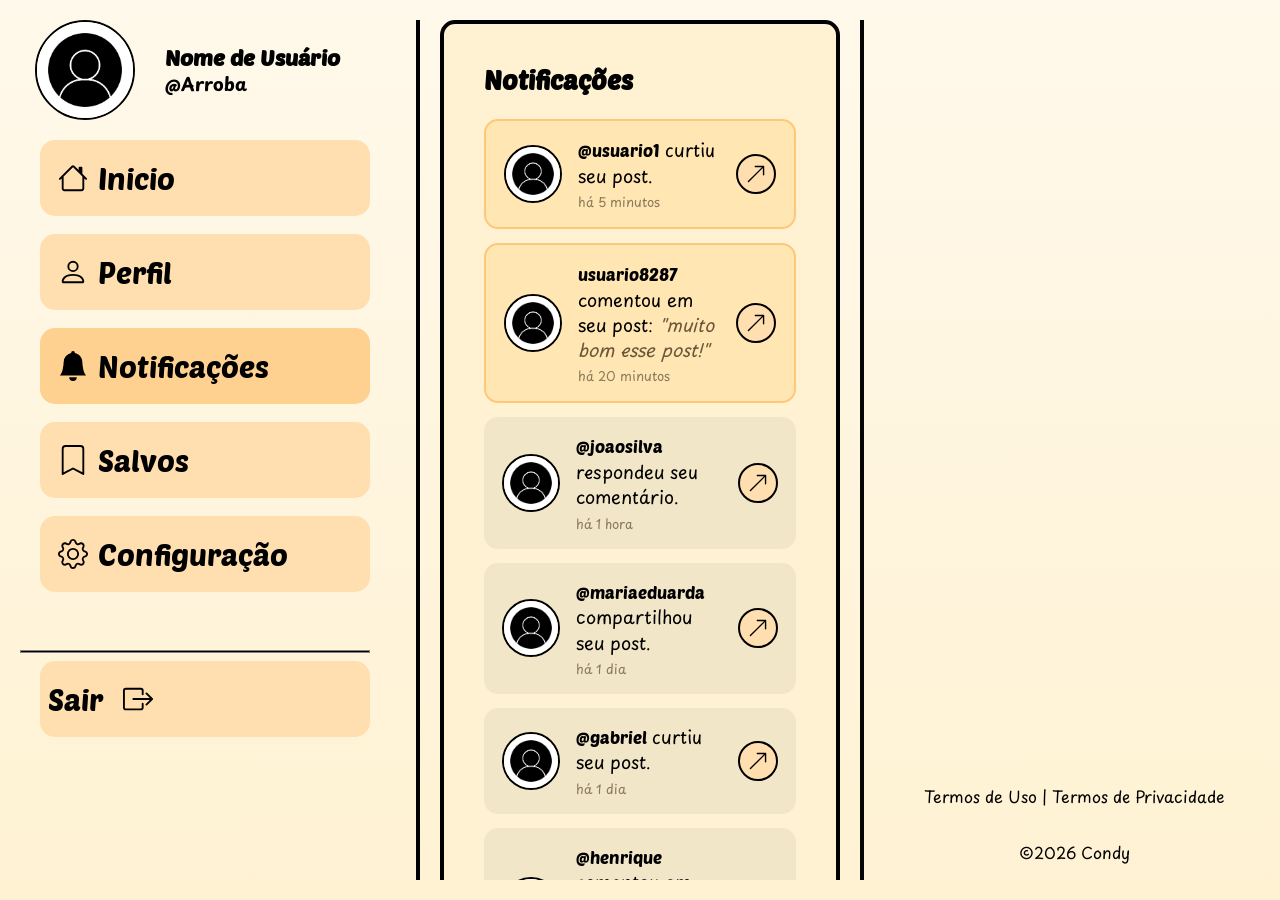
<file: CondyL_16_11/Condy/notificacoes.html>
<!DOCTYPE html>
<html lang="pt-br">
<head>
    <meta charset="UTF-8">
    <meta name="viewport" content="width=device-width, initial-scale=1.0">
    <link rel="stylesheet" href="CSS/notificacoes.css">
    <title>Condy - Notificações</title>
    <link rel="shortcut icon" type="image/png" href="IMAGENS/logo_condy_branco.png">

    <link rel="preconnect" href="https://fonts.googleapis.com">
    <link rel="preconnect" href="https://fonts.gstatic.com" crossorigin>
    <link href="https://fonts.googleapis.com/css2?family=Playpen+Sans:wght@400;500;600;700&family=Poetsen+One&display=swap" rel="stylesheet">
</head>
<body>
    <header>
        <div class="container-LdEsquerdo">
                <div class="foto-perfil-nome">
                    <img src="IMAGENS/foto_de_perfil.png" class="foto-perfil" alt="Foto de Perfil">
                    <div class="info-usuario">
                        <h1 class="nome-do-usuario">Nome de Usuário</h1>
                        <h2 class="arroba">@Arroba</h2>
                    </div>
                </div>

                <div class="opcoes">
                    <a href="principal.html">
                        <button class="inicio"><svg xmlns="http://www.w3.org/2000/svg" width="30" height="30" fill="currentColor" class="bi bi-house" viewBox="0 0 16 16">
                                <path d="M8.707 1.5a1 1 0 0 0-1.414 0L.646 8.146a.5.5 0 0 0 .708.708L2 8.207V13.5A1.5 1.5 0 0 0 3.5 15h9a1.5 1.5 0 0 0 1.5-1.5V8.207l.646.647a.5.5 0 0 0 .708-.708L13 5.793V2.5a.5.5 0 0 0-.5-.5h-1a.5.5 0 0 0-.5.5v1.293zM13 7.207V13.5a.5.5 0 0 1-.5.5h-9a.5.5 0 0 1-.5-.5V7.207l5-5z"/>
                            </svg>
                            Inicio
                            
                        </button>
                    </a>

                    <br>

                    <a href="perfil.html">
                        <button class="perfil">
                            <svg xmlns="http://www.w3.org/2000/svg" width="30" height="30" fill="currentColor" class="bi bi-person" viewBox="0 0 16 16">
                                <path d="M8 8a3 3 0 1 0 0-6 3 3 0 0 0 0 6m2-3a2 2 0 1 1-4 0 2 2 0 0 1 4 0m4 8c0 1-1 1-1 1H3s-1 0-1-1 1-4 6-4 6 3 6 4m-1-.004c-.001-.246-.154-.986-.832-1.664C11.516 10.68 10.289 10 8 10s-3.516.68-4.168 1.332c-.678.678-.83 1.418-.832 1.664z"/>
                            </svg>Perfil
                            
                        </button>
                    </a>

                    <br>

                    <a href="notificacoes.html">
                        <button class="notificacao"><svg xmlns="http://www.w3.org/2000/svg" width="30" height="30" fill="currentColor" class="bi bi-bell-fill" viewBox="0 0 16 16">
                                <path d="M8 16a2 2 0 0 0 2-2H6a2 2 0 0 0 2 2m.995-14.901a1 1 0 1 0-1.99 0A5 5 0 0 0 3 6c0 1.098-.5 6-2 7h14c-1.5-1-2-5.902-2-7 0-2.42-1.72-4.44-4.005-4.901"/>
                            </svg>
                            Notificações
                            
                        </button>
                    </a>

                    <br>

                    <a href="salvos.html">
                        <button class="salvos"><svg xmlns="http://www.w3.org/2000/svg" width="30" height="30" fill="currentColor" class="bi bi-bookmark" viewBox="0 0 16 16">
                                <path d="M2 2a2 2 0 0 1 2-2h8a2 2 0 0 1 2 2v13.5a.5.5 0 0 1-.777.416L8 13.101l-5.223 2.815A.5.5 0 0 1 2 15.5zm2-1a1 1 0 0 0-1 1v12.566l4.723-2.482a.5.5 0 0 1 .554 0L13 14.566V2a1 1 0 0 0-1-1z"/>
                            </svg>
                            Salvos
                            
                        </button>
                    </a>

                    <br>

                    <a href="configuracoes.html">
                        <button class="configuracao">
                            <svg xmlns="http://www.w3.org/2000/svg" width="30" height="30" fill="currentColor" class="bi bi-gear" viewBox="0 0 16 16">
                                <path d="M8 4.754a3.246 3.246 0 1 0 0 6.492 3.246 3.246 0 0 0 0-6.492M5.754 8a2.246 2.246 0 1 1 4.492 0 2.246 2.246 0 0 1-4.492 0"/>
                                <path d="M9.796 1.343c-.527-1.79-3.065-1.79-3.592 0l-.094.319a.873.873 0 0 1-1.255.52l-.292-.16c-1.64-.892-3.433.902-2.54 2.541l.159.292a.873.873 0 0 1-.52 1.255l-.319.094c-1.79.527-1.79 3.065 0 3.592l.319.094a.873.873 0 0 1 .52 1.255l-.16.292c-.892 1.64.901 3.434 2.541 2.54l.292-.159a.873.873 0 0 1 1.255.52l.094.319c.527 1.79 3.065 1.79 3.592 0l.094-.319a.873.873 0 0 1 1.255-.52l.292.16c1.64.893 3.434-.902 2.54-2.541l-.159-.292a.873.873 0 0 1 .52-1.255l.319-.094c1.79-.527 1.79-3.065 0-3.592l-.319-.094a.873.873 0 0 1-.52-1.255l.16-.292c.893-1.64-.902-3.433-2.541-2.54l-.292.159a.873.873 0 0 1-1.255-.52zm-2.633.283c.246-.835 1.428-.835 1.674 0l.094.319a1.873 1.873 0 0 0 2.693 1.115l.291-.16c.764-.415 1.6.42 1.184 1.185l-.159.292a1.873 1.873 0 0 0 1.116 2.692l.318.094c.835.246.835 1.428 0 1.674l-.319.094a1.873 1.873 0 0 0-1.115 2.693l.16.291c.415.764-.42 1.6-1.185 1.184l-.291-.159a1.873 1.873 0 0 0-2.693 1.116l-.094.318c-.246.835-1.428.835-1.674 0l-.094-.319a1.873 1.873 0 0 0-2.692-1.115l-.292.16c-.764.415-1.6-.42-1.184-1.185l.159-.291A1.873 1.873 0 0 0 1.945 8.93l-.319-.094c-.835-.246-.835-1.428 0-1.674l.319-.094A1.873 1.873 0 0 0 3.06 4.377l-.16-.292c-.415-.764.42-1.6 1.185-1.184l.292.159a1.873 1.873 0 0 0 2.692-1.115z"/>
                            </svg>Configuração
                            
                        </button>
                    </a>

                    <br>

                    <hr size="5" noshade align="left">
                    <a href="index.html">
                        <button class="sair">Sair
                            <svg xmlns="http://www.w3.org/2000/svg" width="30" height="30" fill="currentColor" class="bi bi-box-arrow-right" viewBox="0 0 16 16">
                                <path fill-rule="evenodd" d="M10 12.5a.5.5 0 0 1-.5.5h-8a.5.5 0 0 1-.5-.5v-9a.5.5 0 0 1 .5-.5h8a.5.5 0 0 1 .5.5v2a.5.5 0 0 0 1 0v-2A1.5 1.5 0 0 0 9.5 2h-8A1.5 1.5 0 0 0 0 3.5v9A1.5 1.5 0 0 0 1.5 14h8a1.5 1.5 0 0 0 1.5-1.5v-2a.5.5 0 0 0-1 0z"/>
                                <path fill-rule="evenodd" d="M15.854 8.354a.5.5 0 0 0 0-.708l-3-3a.5.5 0 0 0-.708.708L14.293 7.5H5.5a.5.5 0 0 0 0 1h8.793l-2.147 2.146a.5.5 0 0 0 .708.708z"/>
                            </svg>
                        </button>
                    </a>
                </div>
        </div>
    </header>

    <main class="conteudo-principal conteudo-notificacoes">

        <div class="cartao-notificacoes">

            <h1 class="titulo-notificacoes">Notificações</h1>

            <div class="lista-notificacoes">

                <div class="item-notificacao nao-lida">
                    <img src="IMAGENS/foto_de_perfil.png" class="foto-notificacao" alt="Foto de Perfil">
                    <div class="conteudo-notificacao">
                        <p class="texto-notificacao"><strong>@usuario1</strong> curtiu seu post.</p>
                        <span class="tempo-notificacao">há 5 minutos</span>
                    </div>
                    <a href="principal.html" class="ir-para-post" title="Ver post">
                        <svg xmlns="http://www.w3.org/2000/svg" width="22" height="22" fill="currentColor" class="bi bi-arrow-up-right" viewBox="0 0 16 16">
                            <path fill-rule="evenodd" d="M14 2.5a.5.5 0 0 0-.5-.5h-6a.5.5 0 0 0 0 1h4.793L2.146 13.146a.5.5 0 0 0 .708.708L13 3.707V8.5a.5.5 0 0 0 1 0z"/>
                        </svg>
                    </a>
                </div>

                <div class="item-notificacao nao-lida">
                    <img src="IMAGENS/foto_de_perfil.png" class="foto-notificacao" alt="Foto de Perfil">
                    <div class="conteudo-notificacao">
                        <p class="texto-notificacao"><strong>usuario8287</strong> comentou em seu post: <span class="preview-comentario">"muito bom esse post!"</span></p>
                        <span class="tempo-notificacao">há 20 minutos</span>
                    </div>
                    <a href="principal.html" class="ir-para-post" title="Ver post">
                        <svg xmlns="http://www.w3.org/2000/svg" width="22" height="22" fill="currentColor" class="bi bi-arrow-up-right" viewBox="0 0 16 16">
                            <path fill-rule="evenodd" d="M14 2.5a.5.5 0 0 0-.5-.5h-6a.5.5 0 0 0 0 1h4.793L2.146 13.146a.5.5 0 0 0 .708.708L13 3.707V8.5a.5.5 0 0 0 1 0z"/>
                        </svg>
                    </a>
                </div>

                <div class="item-notificacao">
                    <img src="IMAGENS/foto_de_perfil.png" class="foto-notificacao" alt="Foto de Perfil">
                    <div class="conteudo-notificacao">
                        <p class="texto-notificacao"><strong>@joaosilva</strong> respondeu seu comentário.</p>
                        <span class="tempo-notificacao">há 1 hora</span>
                    </div>
                    <a href="principal.html" class="ir-para-post" title="Ver post">
                        <svg xmlns="http://www.w3.org/2000/svg" width="22" height="22" fill="currentColor" class="bi bi-arrow-up-right" viewBox="0 0 16 16">
                            <path fill-rule="evenodd" d="M14 2.5a.5.5 0 0 0-.5-.5h-6a.5.5 0 0 0 0 1h4.793L2.146 13.146a.5.5 0 0 0 .708.708L13 3.707V8.5a.5.5 0 0 0 1 0z"/>
                        </svg>
                    </a>
                </div>

                <div class="item-notificacao">
                    <img src="IMAGENS/foto_de_perfil.png" class="foto-notificacao" alt="Foto de Perfil">
                    <div class="conteudo-notificacao">
                        <p class="texto-notificacao"><strong>@mariaeduarda</strong> compartilhou seu post.</p>
                        <span class="tempo-notificacao">há 1 dia</span>
                    </div>
                    <a href="principal.html" class="ir-para-post" title="Ver post">
                        <svg xmlns="http://www.w3.org/2000/svg" width="22" height="22" fill="currentColor" class="bi bi-arrow-up-right" viewBox="0 0 16 16">
                            <path fill-rule="evenodd" d="M14 2.5a.5.5 0 0 0-.5-.5h-6a.5.5 0 0 0 0 1h4.793L2.146 13.146a.5.5 0 0 0 .708.708L13 3.707V8.5a.5.5 0 0 0 1 0z"/>
                        </svg>
                    </a>
                </div>

                <div class="item-notificacao">
                    <img src="IMAGENS/foto_de_perfil.png" class="foto-notificacao" alt="Foto de Perfil">
                    <div class="conteudo-notificacao">
                        <p class="texto-notificacao"><strong>@gabriel</strong> curtiu seu post.</p>
                        <span class="tempo-notificacao">há 1 dia</span>
                    </div>
                    <a href="principal.html" class="ir-para-post" title="Ver post">
                        <svg xmlns="http://www.w3.org/2000/svg" width="22" height="22" fill="currentColor" class="bi bi-arrow-up-right" viewBox="0 0 16 16">
                            <path fill-rule="evenodd" d="M14 2.5a.5.5 0 0 0-.5-.5h-6a.5.5 0 0 0 0 1h4.793L2.146 13.146a.5.5 0 0 0 .708.708L13 3.707V8.5a.5.5 0 0 0 1 0z"/>
                        </svg>
                    </a>
                </div>

                <div class="item-notificacao">
                    <img src="IMAGENS/foto_de_perfil.png" class="foto-notificacao" alt="Foto de Perfil">
                    <div class="conteudo-notificacao">
                        <p class="texto-notificacao"><strong>@henrique</strong> comentou em seu post: <span class="preview-comentario">"me ajudou muito!"</span></p>
                        <span class="tempo-notificacao">há 2 dia</span>
                    </div>
                    <a href="principal.html" class="ir-para-post" title="Ver post">
                        <svg xmlns="http://www.w3.org/2000/svg" width="22" height="22" fill="currentColor" class="bi bi-arrow-up-right" viewBox="0 0 16 16">
                            <path fill-rule="evenodd" d="M14 2.5a.5.5 0 0 0-.5-.5h-6a.5.5 0 0 0 0 1h4.793L2.146 13.146a.5.5 0 0 0 .708.708L13 3.707V8.5a.5.5 0 0 0 1 0z"/>
                        </svg>
                    </a>
                </div>

            </div>

        </div>

    </main>

    <footer class="Lado-Direito">
        
        <div class="geralproa">
            <a href="#" class="abrir-termos">
                <p>Termos de Uso | Termos de Privacidade</p>
            </a>
            <p class="condy">©2026 Condy</p>
        </div>
    </footer>

        <!-- MODAL DE TERMOS -->
    <div class="modal-termos-overlay" id="modalTermosOverlay">
        <div class="modal-termos-box">
            <button class="modal-termos-fechar" id="modalTermosFechar" title="Fechar">
                <svg xmlns="http://www.w3.org/2000/svg" width="20" height="20" fill="currentColor" class="bi bi-x-lg" viewBox="0 0 16 16">
                    <path d="M2.146 2.854a.5.5 0 1 1 .708-.708L8 7.293l5.146-5.147a.5.5 0 0 1 .708.708L8.707 8l5.147 5.146a.5.5 0 0 1-.708.708L8 8.707l-5.146 5.147a.5.5 0 0 1-.708-.708L7.293 8 2.146 2.854Z"/>
                </svg>
            </button>

            <div class="modal-termos-conteudo">
                <p class="modal-termos-marca">©2026 Condy</p>
                <h2>Termos de Uso<br>e<br>Termos de Privacidade</h2>

                <h3>1. Nossos Serviços</h3>
                <p>Nossa missão é entregar às pessoas o poder de florescer o intelecto através da educação. Para isso, fornecemos uma experiência personalizada onde você pode:</p>
                <p>
                    • Conectar-se com outras pessoas que possuem o mesmo objetivo: Ajudamos você a encontrar pessoas e conteúdo que sejam relevantes para sua área de estudo;<br>
                    • Expressar sua produção acadêmica: Oferecemos ferramentas para compartilhar atualizações de fotos, vídeos e, principalmente, resultados de pesquisas e redações (respeitando as configurações de privacidade);<br>
                    • Promover a integridade e segurança: Trabalhamos para manter a autenticidade e a confidencialidade dos dados, combatendo condutas nocivas ou enganosas.
                </p>

                <h3>2. Compromissos do Usuário</h3>
                <p>Em troca do acesso à nossa comunidade, exigimos os seguintes compromissos:</p>
                <p>
                    • Identidade Real e Prestação de Contas: Para garantir a responsabilidade acadêmica, você deve usar o mesmo nome que utiliza na vida cotidiana;<br>
                    • Elegibilidade: Você deve ter pelo menos 13 anos de idade para usar o serviço;<br>
                    • Uso Aceitável: Você não pode compartilhar conteúdo que viole direitos de propriedade intelectual de terceiros ou que seja ilegal, enganoso ou discriminatório;<br>
                    • É estritamente proibida a extração de dados (scraping) sem permissão prévia por escrito.
                </p>

                <h3>3. Propriedade Intelectual e Licenciamento</h3>
                <p>Reconhecemos que o conteúdo que você cria e compartilha é de sua propriedade ("o que é seu, continua sendo seu"). No entanto, para operar o serviço, precisamos que você nos conceda certas permissões:</p>
                <p>
                    • Licença de Uso: Ao publicar conteúdo protegido por direitos de propriedade intelectual, você nos concede uma licença mundial, não exclusiva e livre de royalties para hospedar, usar, distribuir, modificar e copiar seu conteúdo exclusivamente para fins de fornecimento e melhoria dos serviços;<br>
                    • Terminação da Licença: Esta licença termina quando o conteúdo é excluído de nossos sistemas (processo que pode levar até 90 dias após a solicitação de exclusão do conteúdo ou da conta).
                </p>

                <h3>4. Combate à Desinformação</h3>
                <p>Trabalhamos com verificadores de fatos independentes para combater a desinformação no âmbito acadêmico. Se um conteúdo for classificado como impreciso, poderemos adicionar avisos para fornecer contexto adicional aos usuários.</p>

                <h3>5. Limitação de Responsabilidade</h3>
                <p>Nossos serviços são fornecidos "no estado em que se encontram" (AS IS). Não garantimos que a plataforma será sempre segura ou livre de erros. Não controlamos o que as pessoas dizem ou fazem e não somos responsáveis por condutas ofensivas ou inadequadas de outros usuários.</p>

                <h3>6. Encerramento da Conta</h3>
                <p>Podemos suspender ou desativar permanentemente sua conta se determinarmos que você violou estes termos de forma grave ou repetida, ou se houver risco de exposição legal para a plataforma.</p>

                <h3>7. Disposições Finais</h3>
                <p>
                    • Atualizações: Podemos revisar estes termos ocasionalmente para refletir melhor nossos serviços ou mudanças na lei. Você será notificado antes que as alterações entrem em vigor;<br>
                    • Resolução de Disputas: Qualquer reclamação ou disputa decorrente destes termos será resolvida nos tribunais competentes conforme a jurisdição estabelecida no registro da plataforma.
                </p>
            </div>
        </div>
    </div>

    <script src="JAVASCRIPT/sessao.js"></script>
    <script src="JAVASCRIPT/notificacoes.js"></script>
</body>
</html>
</file>
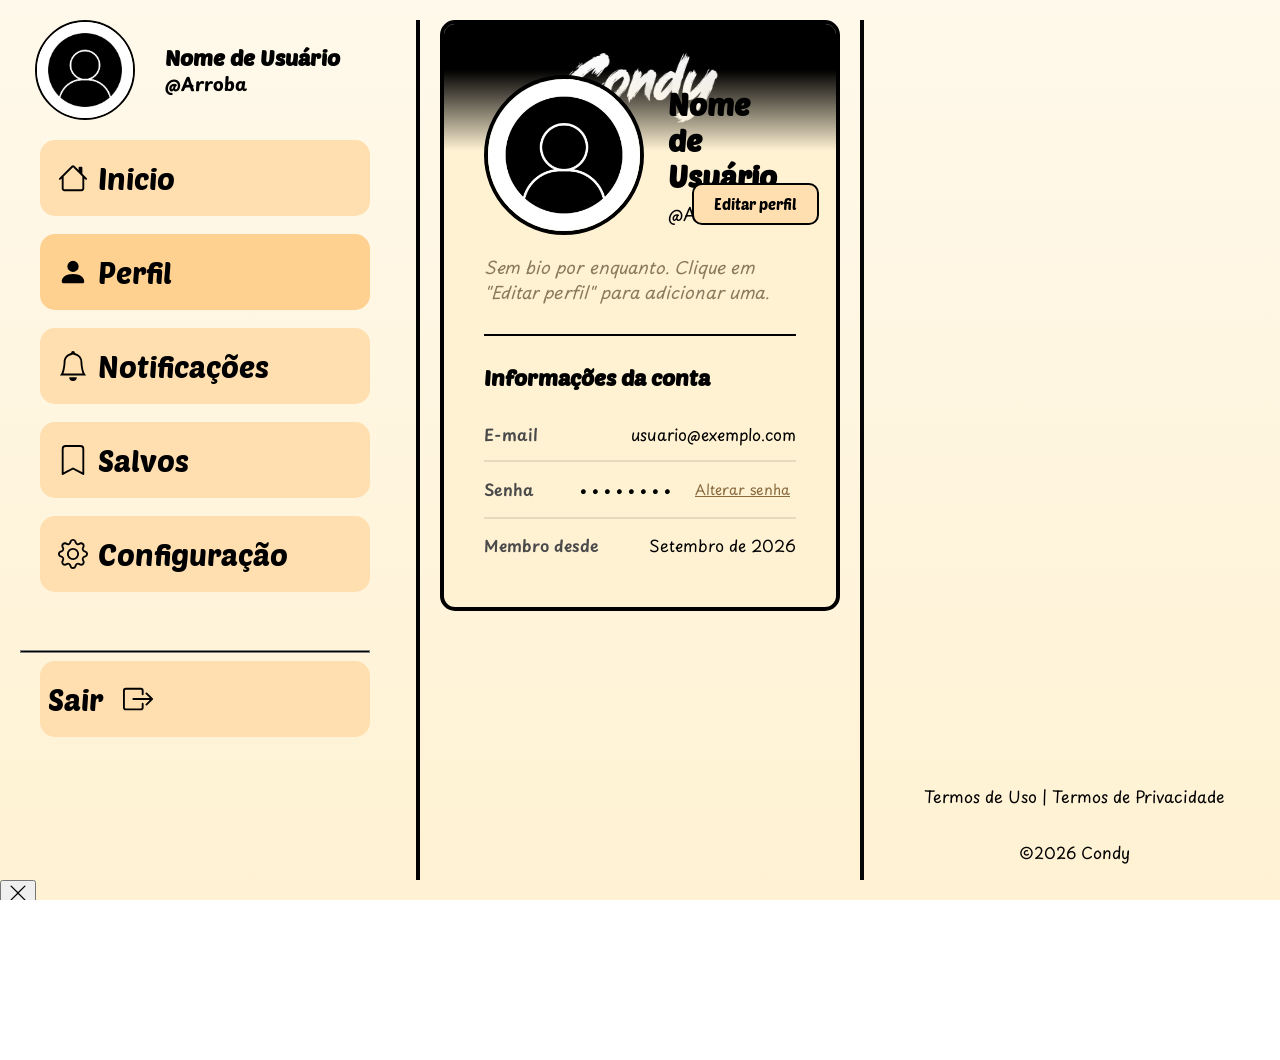
<file: CondyL_16_11/Condy/perfil.html>
<!DOCTYPE html>
<html lang="pt-br">
<head>
    <meta charset="UTF-8">
    <meta name="viewport" content="width=device-width, initial-scale=1.0">
    <link rel="stylesheet" href="CSS/perfil.css">
    <title>Condy - Sua Rede Social Acadêmica</title>
    <link rel="shortcut icon" type="image/png" href="IMAGENS/logo_condy_branco.png">

    <link rel="preconnect" href="https://fonts.googleapis.com">
    <link rel="preconnect" href="https://fonts.gstatic.com" crossorigin>
    <link href="https://fonts.googleapis.com/css2?family=Playpen+Sans:wght@400;500;600;700&family=Poetsen+One&display=swap" rel="stylesheet">
</head>
<body>
    <header>
        <div class="container-LdEsquerdo">
            <div class="foto-perfil-nome">
                <img src="IMAGENS/foto_de_perfil.png" class="foto-perfil" alt="Foto de Perfil">
                <div class="info-usuario">
                    <h1 class="nome-do-usuario">Nome de Usuário</h1>
                    <h2 class="arroba">@Arroba</h2>
                </div>
            </div>

            <div class="opcoes">
                <a href="principal.html">
                    <button class="inicio">
                        <svg xmlns="http://www.w3.org/2000/svg" width="30" height="30" fill="currentColor" class="bi bi-house" viewBox="0 0 16 16">
                            <path d="M8.707 1.5a1 1 0 0 0-1.414 0L.646 8.146a.5.5 0 0 0 .708.708L2 8.207V13.5A1.5 1.5 0 0 0 3.5 15h9a1.5 1.5 0 0 0 1.5-1.5V8.207l.646.647a.5.5 0 0 0 .708-.708L13 5.793V2.5a.5.5 0 0 0-.5-.5h-1a.5.5 0 0 0-.5.5v1.293zM13 7.207V13.5a.5.5 0 0 1-.5.5h-9a.5.5 0 0 1-.5-.5V7.207l5-5z"/>
                        </svg>
                        Inicio
                    </button>
                </a>

                <br>

                <a href="perfil.html">
                    <button class="perfil">
                        <svg xmlns="http://www.w3.org/2000/svg" width="30" height="30" fill="currentColor" class="bi bi-person-fill" viewBox="0 0 16 16">
                            <path d="M3 14s-1 0-1-1 1-4 6-4 6 3 6 4-1 1-1 1zm5-6a3 3 0 1 0 0-6 3 3 0 0 0 0 6"/>
                        </svg>
                        Perfil
                    </button>
                </a>

                <br>

                <a href="notificacoes.html">
                    <button class="notificacao">
                        <svg xmlns="http://www.w3.org/2000/svg" width="30" height="30" fill="currentColor" class="bi bi-bell" viewBox="0 0 16 16">
                            <path d="M8 16a2 2 0 0 0 2-2H6a2 2 0 0 0 2 2M8 1.918l-.797.161A4 4 0 0 0 4 6c0 .628-.134 2.197-.459 3.742-.16.767-.376 1.566-.663 2.258h10.244c-.287-.692-.502-1.49-.663-2.258C12.134 8.197 12 6.628 12 6a4 4 0 0 0-3.203-3.92zM14.22 12c.223.447.481.801.78 1H1c.299-.199.557-.553.78-1C2.68 10.2 3 6.88 3 6c0-2.42 1.72-4.44 4.005-4.901a1 1 0 1 1 1.99 0A5 5 0 0 1 13 6c0 .88.32 4.2 1.22 6"/>
                        </svg>
                        Notificações
                    </button>
                </a>

                <br>

                <a href="salvos.html">
                    <button class="salvos">
                        <svg xmlns="http://www.w3.org/2000/svg" width="30" height="30" fill="currentColor" class="bi bi-bookmark" viewBox="0 0 16 16">
                            <path d="M2 2a2 2 0 0 1 2-2h8a2 2 0 0 1 2 2v13.5a.5.5 0 0 1-.777.416L8 13.101l-5.223 2.815A.5.5 0 0 1 2 15.5zm2-1a1 1 0 0 0-1 1v12.566l4.723-2.482a.5.5 0 0 1 .554 0L13 14.566V2a1 1 0 0 0-1-1z"/>
                        </svg>
                        Salvos
                    </button>
                </a>

                <br>

                <a href="configuracoes.html">
                    <button class="configuracao">
                        <svg xmlns="http://www.w3.org/2000/svg" width="30" height="30" fill="currentColor" class="bi bi-gear" viewBox="0 0 16 16">
                            <path d="M8 4.754a3.246 3.246 0 1 0 0 6.492 3.246 3.246 0 0 0 0-6.492M5.754 8a2.246 2.246 0 1 1 4.492 0 2.246 2.246 0 0 1-4.492 0"/>
                            <path d="M9.796 1.343c-.527-1.79-3.065-1.79-3.592 0l-.094.319a.873.873 0 0 1-1.255.52l-.292-.16c-1.64-.892-3.433.902-2.54 2.541l.159.292a.873.873 0 0 1-.52 1.255l-.319.094c-1.79.527-1.79 3.065 0 3.592l.319.094a.873.873 0 0 1 .52 1.255l-.16.292c-.892 1.64.901 3.434 2.541 2.54l.292-.159a.873.873 0 0 1 1.255.52l.094.319c.527 1.79 3.065 1.79 3.592 0l.094-.319a.873.873 0 0 1 1.255-.52l.292.16c1.64.893 3.434-.902 2.54-2.541l-.159-.292a.873.873 0 0 1 .52-1.255l.319-.094c1.79-.527 1.79-3.065 0-3.592l-.319-.094a.873.873 0 0 1-.52-1.255l.16-.292c.893-1.64-.902-3.433-2.541-2.54l-.292.159a.873.873 0 0 1-1.255-.52zm-2.633.283c.246-.835 1.428-.835 1.674 0l.094.319a1.873 1.873 0 0 0 2.693 1.115l.291-.16c.764-.415 1.6.42 1.184 1.185l-.159.292a1.873 1.873 0 0 0 1.116 2.692l.318.094c.835.246.835 1.428 0 1.674l-.319.094a1.873 1.873 0 0 0-1.115 2.693l.16.291c.415.764-.42 1.6-1.185 1.184l-.291-.159a1.873 1.873 0 0 0-2.693 1.116l-.094.318c-.246.835-1.428.835-1.674 0l-.094-.319a1.873 1.873 0 0 0-2.692-1.115l-.292.16c-.764.415-1.6-.42-1.184-1.185l.159-.291A1.873 1.873 0 0 0 1.945 8.93l-.319-.094c-.835-.246-.835-1.428 0-1.674l.319-.094A1.873 1.873 0 0 0 3.06 4.377l-.16-.292c-.415-.764.42-1.6 1.185-1.184l.292.159a1.873 1.873 0 0 0 2.692-1.115z"/>
                        </svg>
                        Configuração
                    </button>
                </a>

                <br>

                <hr size="5" noshade align="left">
                <a href="index.html">
                    <button class="sair">Sair
                        <svg xmlns="http://www.w3.org/2000/svg" width="30" height="30" fill="currentColor" class="bi bi-box-arrow-right" viewBox="0 0 16 16">
                            <path fill-rule="evenodd" d="M10 12.5a.5.5 0 0 1-.5.5h-8a.5.5 0 0 1-.5-.5v-9a.5.5 0 0 1 .5-.5h8a.5.5 0 0 1 .5.5v2a.5.5 0 0 0 1 0v-2A1.5 1.5 0 0 0 9.5 2h-8A1.5 1.5 0 0 0 0 3.5v9A1.5 1.5 0 0 0 1.5 14h8a1.5 1.5 0 0 0 1.5-1.5v-2a.5.5 0 0 0-1 0z"/>
                            <path fill-rule="evenodd" d="M15.854 8.354a.5.5 0 0 0 0-.708l-3-3a.5.5 0 0 0-.708.708L14.293 7.5H5.5a.5.5 0 0 0 0 1h8.793l-2.147 2.146a.5.5 0 0 0 .708.708z"/>
                        </svg>
                    </button>
                </a>
            </div>
        </div>
    </header>

    <main class="conteudo-principal conteudo-perfil">

        <div class="cartao-perfil">

            <!-- BANNER -->
            <div class="banner-wrapper">
                <div class="banner-perfil">
                    <img src="IMAGENS/Banner.png" class="imagem-banner" id="imagemBanner" alt="Banner do perfil">
                    <div class="degrade-banner"></div>
                </div>
            </div>

            <!-- FOTO + NOME + BOTÃO EDITAR PERFIL -->
            <div class="topo-perfil">
                <div class="wrapper-foto-perfil-grande">
                    <img src="IMAGENS/foto_de_perfil.png" class="foto-perfil-grande" id="fotoPerfilGrande" alt="Foto de Perfil">
                </div>

                <div class="wrapper-nome-perfil">
                    <h1 class="nome-perfil-grande" id="nomePerfilGrande">Nome de Usuário</h1>
                    <p class="arroba-perfil" id="arrobaPerfil">@Arroba</p>
                </div>

                <button class="botao-editar-perfil" id="botaoEditarPerfil">Editar perfil</button>
            </div>

            <!-- BIO -->
            <p class="bio-perfil vazia" id="bioPerfil"></p>

            <!-- INFORMAÇÕES DA CONTA -->
            <div class="secao-info-conta">
                <h2>Informações da conta</h2>

                <div class="linha-info">
                    <span class="rotulo-info">E-mail</span>
                    <span class="valor-info" id="emailPerfil">usuario@exemplo.com</span>
                </div>

                <div class="linha-info">
                    <span class="rotulo-info">Senha</span>
                    <span class="valor-info senha-oculta" id="abrirEsqueciSenha">
                        <span class="pontos-senha">••••••••</span>
                        <button class="botao-alterar-senha" id="botaoAlterarSenha">Alterar senha</button>
                    </span>
                </div>

                <div class="linha-info">
                    <span class="rotulo-info">Membro desde</span>
                    <span class="valor-info">Setembro de 2026</span>
                </div>
            </div>

        </div>

    </main>

    <footer class="Lado-Direito">
        <div class="geralproa">
            <a href="#" class="abrir-termos">
                <p>Termos de Uso | Termos de Privacidade</p>
            </a>
            <p class="condy">©2026 Condy</p>
        </div>
    </footer>

    <!-- input escondido usado para escolher foto OU banner -->
    <input type="file" id="inputImagemPerfil" accept="image/*" style="display: none;">

    <!-- MODAL: EDITAR PERFIL -->
    <div class="modal-editar-overlay" id="modalEditarOverlay">
        <div class="modal-editar-box">
            <button class="modal-editar-fechar" id="modalEditarFechar" title="Fechar">
                <svg xmlns="http://www.w3.org/2000/svg" width="20" height="20" fill="currentColor" class="bi bi-x-lg" viewBox="0 0 16 16">
                    <path d="M2.146 2.854a.5.5 0 1 1 .708-.708L8 7.293l5.146-5.147a.5.5 0 0 1 .708.708L8.707 8l5.147 5.146a.5.5 0 0 1-.708.708L8 8.707l-5.146 5.147a.5.5 0 0 1-.708-.708L7.293 8 2.146 2.854Z"/>
                </svg>
            </button>

            <h3 class="titulo-editar">Editar perfil</h3>

            <!-- BANNER (bloqueado) -->
            <div class="bloco-editar bloco-bloqueado" data-aviso="Em Manutenção">
                <span class="rotulo-editar">Banner</span>
                <div class="preview-banner-editar">
                    <img id="previewBannerEditar" src="IMAGENS/foto_de_perfil.png" alt="Banner">
                </div>
                <div class="acoes-editar">
                    <button type="button" class="botao-editar-acao" id="editarAlterarBanner" disabled>Alterar banner</button>
                    <button type="button" class="botao-editar-acao perigo" id="editarRemoverBanner" disabled>Remover banner</button>
                </div>
            </div>

            <!-- FOTO DE PERFIL (bloqueado) -->
            <div class="bloco-editar bloco-bloqueado" data-aviso="Em Manutenção">
                <span class="rotulo-editar">Foto de perfil</span>
                <div class="linha-foto-editar">
                    <img class="preview-foto-editar" id="previewFotoEditar" src="IMAGENS/foto_de_perfil.png" alt="Foto de perfil">
                    <div class="acoes-editar">
                        <button type="button" class="botao-editar-acao" id="editarAlterarFoto" disabled>Alterar foto</button>
                        <button type="button" class="botao-editar-acao perigo" id="editarRemoverFoto" disabled>Remover foto</button>
                    </div>
                </div>
            </div>

            <!-- NOME (continua editável) -->
            <div class="bloco-editar">
                <label class="rotulo-editar" for="campoNome">Nome de usuário</label>
                <input type="text" id="campoNome" class="campo-nome-editar" maxlength="30" placeholder="Seu nome">
                <p class="mensagem-erro-editar" id="erroNomeEditar"></p>
            </div>

            <!-- BIO (bloqueada) -->
            <div class="bloco-editar bloco-bloqueado" data-aviso="Em Manutenção">
                <label class="rotulo-editar" for="campoBio">Bio</label>
                <textarea id="campoBio" class="campo-bio" maxlength="200" placeholder="Conte um pouco sobre você..." disabled></textarea>
                <span class="contador-bio" id="contadorBio">0/200</span>
            </div>

            <div class="botoes-editar">
                <button type="button" class="botao-cancelar-editar" id="botaoCancelarEditar">Cancelar</button>
                <button type="button" class="botao-salvar-editar" id="botaoSalvarEditar">Salvar</button>
            </div>
        </div>
    </div>

    <!-- MODAL: RECORTE (foto e banner) -->
    <div class="modal-recorte-overlay" id="modalRecorteOverlay">
        <div class="modal-recorte-box">
            <h3 id="tituloRecorte">Ajuste sua foto</h3>

            <div class="area-recorte" id="areaRecorte">
                <img id="imagemRecorte" draggable="false" alt="Imagem para recortar">
                <div class="moldura-recorte" id="molduraRecorte"></div>
            </div>

            <label class="rotulo-zoom">
                Zoom
                <input type="range" id="controleZoom" min="1" max="3" step="0.01" value="1">
            </label>

            <div class="botoes-recorte">
                <button class="botao-cancelar-recorte" id="botaoCancelarRecorte">Cancelar</button>
                <button class="botao-confirmar-recorte" id="botaoConfirmarRecorte">Confirmar</button>
            </div>
        </div>
    </div>

    <!-- MODAL: TERMOS -->
    <div class="modal-termos-overlay" id="modalTermosOverlay">
        <div class="modal-termos-box">
            <button class="modal-termos-fechar" id="modalTermosFechar" title="Fechar">
                <svg xmlns="http://www.w3.org/2000/svg" width="20" height="20" fill="currentColor" class="bi bi-x-lg" viewBox="0 0 16 16">
                    <path d="M2.146 2.854a.5.5 0 1 1 .708-.708L8 7.293l5.146-5.147a.5.5 0 0 1 .708.708L8.707 8l5.147 5.146a.5.5 0 0 1-.708.708L8 8.707l-5.146 5.147a.5.5 0 0 1-.708-.708L7.293 8 2.146 2.854Z"/>
                </svg>
            </button>

            <div class="modal-termos-conteudo">
                <p class="modal-termos-marca">©2026 Condy</p>
                <h2>Termos de Uso<br>e<br>Termos de Privacidade</h2>

                <h3>1. Nossos Serviços</h3>
                <p>Nossa missão é entregar às pessoas o poder de florescer o intelecto através da educação. Para isso, fornecemos uma experiência personalizada onde você pode:</p>
                <p>
                    • Conectar-se com outras pessoas que possuem o mesmo objetivo: Ajudamos você a encontrar pessoas e conteúdo que sejam relevantes para sua área de estudo;<br>
                    • Expressar sua produção acadêmica: Oferecemos ferramentas para compartilhar atualizações de fotos, vídeos e, principalmente, resultados de pesquisas e redações (respeitando as configurações de privacidade);<br>
                    • Promover a integridade e segurança: Trabalhamos para manter a autenticidade e a confidencialidade dos dados, combatendo condutas nocivas ou enganosas.
                </p>

                <h3>2. Compromissos do Usuário</h3>
                <p>Em troca do acesso à nossa comunidade, exigimos os seguintes compromissos:</p>
                <p>
                    • Identidade Real e Prestação de Contas: Para garantir a responsabilidade acadêmica, você deve usar o mesmo nome que utiliza na vida cotidiana;<br>
                    • Elegibilidade: Você deve ter pelo menos 13 anos de idade para usar o serviço;<br>
                    • Uso Aceitável: Você não pode compartilhar conteúdo que viole direitos de propriedade intelectual de terceiros ou que seja ilegal, enganoso ou discriminatório;<br>
                    • É estritamente proibida a extração de dados (scraping) sem permissão prévia por escrito.
                </p>

                <h3>3. Propriedade Intelectual e Licenciamento</h3>
                <p>Reconhecemos que o conteúdo que você cria e compartilha é de sua propriedade ("o que é seu, continua sendo seu"). No entanto, para operar o serviço, precisamos que você nos conceda certas permissões:</p>
                <p>
                    • Licença de Uso: Ao publicar conteúdo protegido por direitos de propriedade intelectual, você nos concede uma licença mundial, não exclusiva e livre de royalties para hospedar, usar, distribuir, modificar e copiar seu conteúdo exclusivamente para fins de fornecimento e melhoria dos serviços;<br>
                    • Terminação da Licença: Esta licença termina quando o conteúdo é excluído de nossos sistemas (processo que pode levar até 90 dias após a solicitação de exclusão do conteúdo ou da conta).
                </p>

                <h3>4. Combate à Desinformação</h3>
                <p>Trabalhamos com verificadores de fatos independentes para combater a desinformação no âmbito acadêmico. Se um conteúdo for classificado como impreciso, poderemos adicionar avisos para fornecer contexto adicional aos usuários.</p>

                <h3>5. Limitação de Responsabilidade</h3>
                <p>Nossos serviços são fornecidos "no estado em que se encontram" (AS IS). Não garantimos que a plataforma será sempre segura ou livre de erros. Não controlamos o que as pessoas dizem ou fazem e não somos responsáveis por condutas ofensivas ou inadequadas de outros usuários.</p>

                <h3>6. Encerramento da Conta</h3>
                <p>Podemos suspender ou desativar permanentemente sua conta se determinarmos que você violou estes termos de forma grave ou repetida, ou se houver risco de exposição legal para a plataforma.</p>

                <h3>7. Disposições Finais</h3>
                <p>
                    • Atualizações: Podemos revisar estes termos ocasionalmente para refletir melhor nossos serviços ou mudanças na lei. Você será notificado antes que as alterações entrem em vigor;<br>
                    • Resolução de Disputas: Qualquer reclamação ou disputa decorrente destes termos será resolvida nos tribunais competentes conforme a jurisdição estabelecida no registro da plataforma.
                </p>
            </div>
        </div>
    </div>

    <!-- MODAL DE RECUPERAÇÃO DE SENHA -->
    <div class="modal-senha-overlay" id="modalSenhaOverlay">
        <div class="modal-senha-box">
            <button class="modal-senha-fechar" id="modalSenhaFechar" title="Fechar">
                <svg xmlns="http://www.w3.org/2000/svg" width="20" height="20" fill="currentColor" class="bi bi-x-lg" viewBox="0 0 16 16">
                    <path d="M2.146 2.854a.5.5 0 1 1 .708-.708L8 7.293l5.146-5.147a.5.5 0 0 1 .708.708L8.707 8l5.147 5.146a.5.5 0 0 1-.708.708L8 8.707l-5.146 5.147a.5.5 0 0 1-.708-.708L7.293 8 2.146 2.854Z"/>
                </svg>
            </button>

            <div class="modal-senha-passo" id="passoPedirEmail">
                <h3>Recuperar senha</h3>
                <p class="modal-senha-texto">Digite o e-mail cadastrado na sua conta. Enviaremos um link para você redefinir sua senha.</p>

                <label for="emailRecuperacao">E-mail</label>
                <input type="text" id="emailRecuperacao" placeholder="Seu e-mail">
                <p class="mensagem-erro" id="erroEmailRecuperacao"></p>

                <button type="button" class="botao-enviar" id="botaoEnviarRecuperacao">Enviar link</button>
            </div>

            <div class="modal-senha-passo" id="passoConfirmacao" style="display: none;">
                <svg xmlns="http://www.w3.org/2000/svg" width="48" height="48" fill="currentColor" class="bi bi-envelope-check icone-confirmacao" viewBox="0 0 16 16">
                    <path d="M2 2a2 2 0 0 0-2 2v8.01A2 2 0 0 0 2 14h5.5a.5.5 0 0 0 0-1H2a1 1 0 0 1-.966-.741l5.64-3.471L8 9.583l7-4.2V8.5a.5.5 0 0 0 1 0V4a2 2 0 0 0-2-2zm3.708 6.208L1 11.105V5.383zM1 4.217V4a1 1 0 0 1 1-1h12a1 1 0 0 1 1 1v.217l-7 4.2z"/>
                    <path d="M16 12.5a3.5 3.5 0 1 1-7 0 3.5 3.5 0 0 1 7 0m-1.993-1.679a.5.5 0 0 0-.686.172l-1.17 1.95-.547-.547a.5.5 0 0 0-.708.708l.774.773a.75.75 0 0 0 1.174-.144l1.335-2.226a.5.5 0 0 0-.172-.686"/>
                </svg>
                <h3>Verifique seu e-mail</h3>
                <p class="modal-senha-texto">Enviamos um link de recuperação para <strong id="emailEnviadoPara"></strong>. Siga as instruções para redefinir sua senha.</p>

                <button type="button" class="botao-enviar" id="botaoFecharConfirmacao">Entendi</button>
            </div>
        </div>
    </div>

    <script src="JAVASCRIPT/sessao.js"></script>
    <script src="JAVASCRIPT/perfil.js"></script>
</body>
</html>
</file>
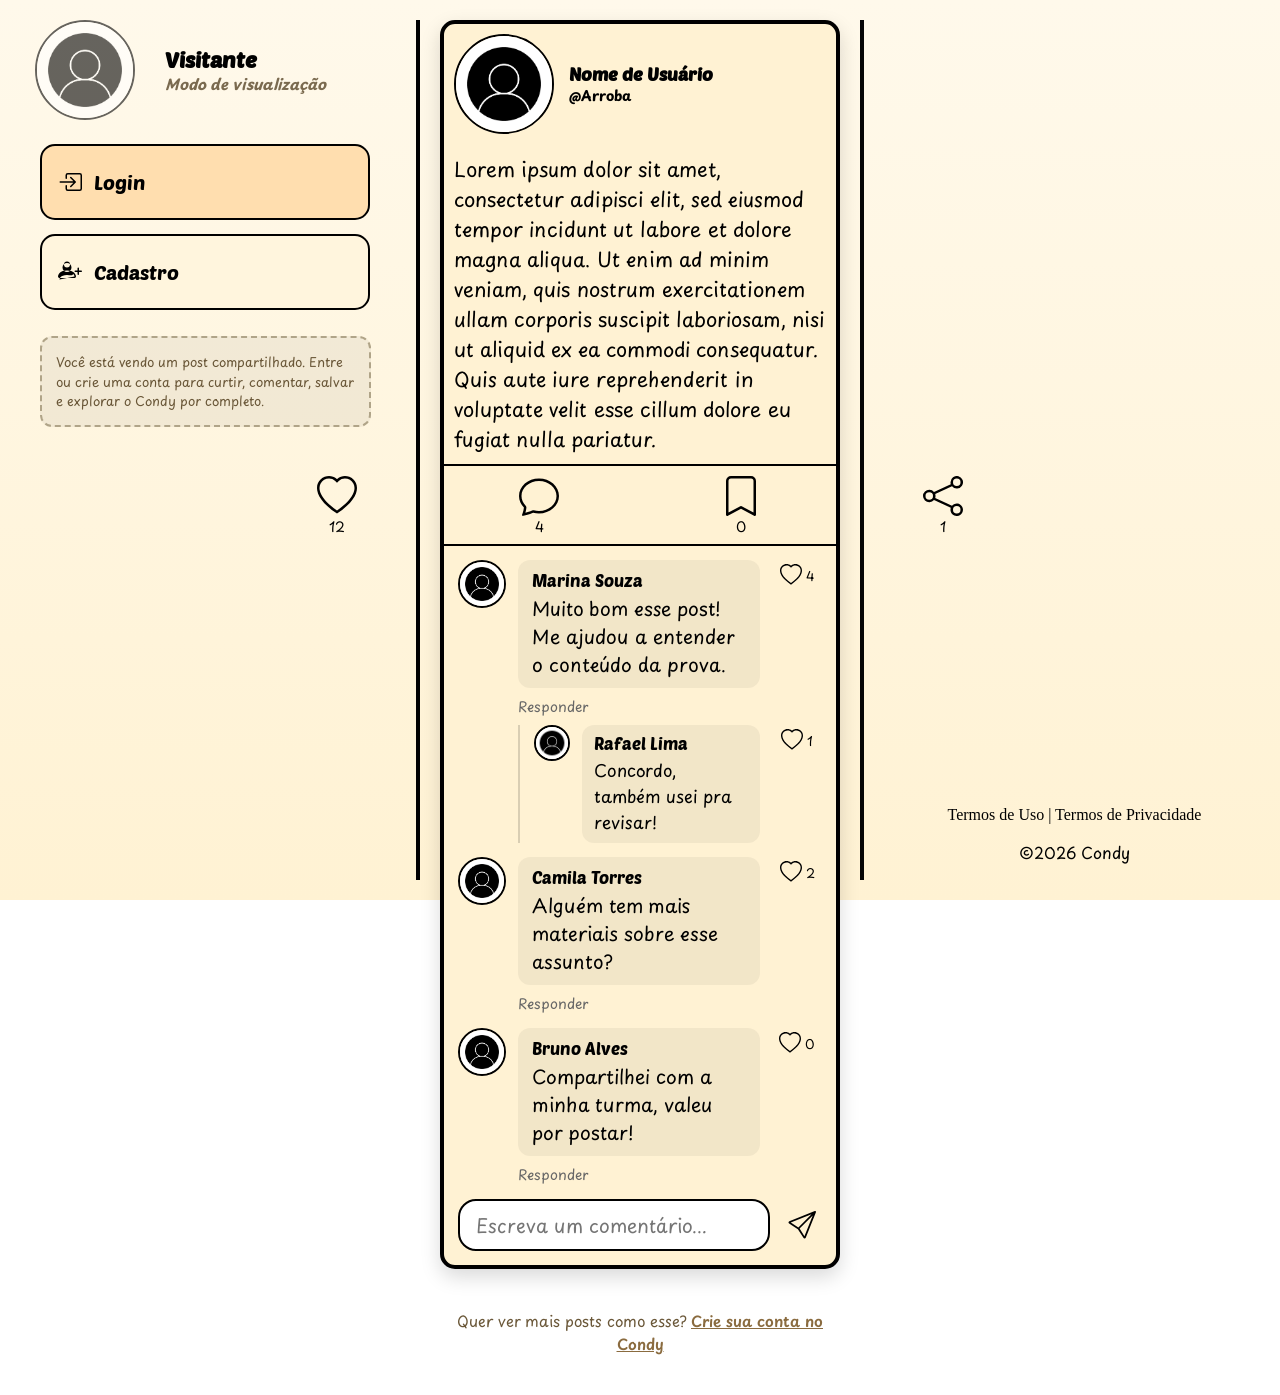
<file: CondyL_16_11/Condy/post-compartilhado.html>
<!DOCTYPE html>
<html lang="pt-br">
<head>
    <meta charset="UTF-8">
    <meta name="viewport" content="width=device-width, initial-scale=1.0">
    <link rel="stylesheet" href="CSS/post-compartilhado.css">
    <title>Condy - Post Compartilhado</title>
    <link rel="shortcut icon" type="image/png" href="IMAGENS/logo_condy_branco.png">

    <link rel="preconnect" href="https://fonts.googleapis.com">
    <link rel="preconnect" href="https://fonts.gstatic.com" crossorigin>
    <link href="https://fonts.googleapis.com/css2?family=Playpen+Sans:wght@400;500;600;700&family=Poetsen+One&display=swap" rel="stylesheet">
</head>
<body>
    <header>
        <div class="container-LdEsquerdo">
            <div class="foto-perfil-nome">
                <img src="IMAGENS/foto_de_perfil.png" class="foto-perfil" alt="Visitante">
                <div class="info-usuario">
                    <h1 class="nome-do-usuario">Visitante</h1>
                    <h2 class="arroba">Modo de visualização</h2>
                </div>
            </div>

            <div class="opcoes-visitante">
                <a href="index.html" class="botao-login">
                    <svg xmlns="http://www.w3.org/2000/svg" width="24" height="24" fill="currentColor" class="bi bi-box-arrow-in-right" viewBox="0 0 16 16">
                        <path fill-rule="evenodd" d="M6 3.5a.5.5 0 0 1 .5-.5h8a.5.5 0 0 1 .5.5v9a.5.5 0 0 1-.5.5h-8a.5.5 0 0 1-.5-.5v-2a.5.5 0 0 0-1 0v2A1.5 1.5 0 0 0 6.5 14h8a1.5 1.5 0 0 0 1.5-1.5v-9A1.5 1.5 0 0 0 14.5 2h-8A1.5 1.5 0 0 0 5 3.5v2a.5.5 0 0 0 1 0z"/>
                        <path fill-rule="evenodd" d="M11.854 8.354a.5.5 0 0 0 0-.708l-3-3a.5.5 0 1 0-.708.708L10.293 7.5H1.5a.5.5 0 0 0 0 1h8.793l-2.147 2.146a.5.5 0 0 0 .708.708z"/>
                    </svg>
                    Login
                </a>

                <a href="index.html" class="botao-cadastro">
                    <svg xmlns="http://www.w3.org/2000/svg" width="24" height="24" fill="currentColor" class="bi bi-person-plus" viewBox="0 0 16 16">
                        <path d="M6 8a3 3 0 1 0 0-6 3 3 0 0 0 0 6m2-5a2 2 0 1 1-4 0 2 2 0 0 1 4 0m4 8c0 1-1 1-1 1H1s-1 0-1-1 1-4 6-4 6 3 6 4m-1-.004c-.001-.246-.154-.986-.832-1.664C9.516 10.68 8.289 10 6 10s-3.516.68-4.168 1.332c-.678.678-.83 1.418-.832 1.664zM13.5 5a.5.5 0 0 1 .5.5V7h1.5a.5.5 0 0 1 0 1H14v1.5a.5.5 0 0 1-1 0V8h-1.5a.5.5 0 0 1 0-1H13V5.5a.5.5 0 0 1 .5-.5"/>
                    </svg>
                    Cadastro
                </a>
            </div>

            <p class="aviso-sidebar">Você está vendo um post compartilhado. Entre ou crie uma conta para curtir, comentar, salvar e explorar o Condy por completo.</p>
        </div>
    </header>

    <main class="conteudo-principal conteudo-post-unico">

        <div class="post-preto">
            <div class="foto-perfil-nome-post">
                <img src="IMAGENS/foto_de_perfil.png" class="foto-perfil-post" alt="Foto de Perfil">
                <div class="info-usuario">
                    <h1 class="nome-do-usuario-post">Nome de Usuário</h1>
                    <h2 class="arroba-post">@Arroba</h2>
                </div>
            </div>
            <p>Lorem ipsum dolor sit amet, consectetur adipisci elit, sed eiusmod tempor incidunt ut labore et dolore magna aliqua. Ut enim ad minim veniam, quis nostrum exercitationem ullam corporis suscipit laboriosam, nisi ut aliquid ex ea commodi consequatur. Quis aute iure reprehenderit in voluptate velit esse cillum dolore eu fugiat nulla pariatur.
            </p>

            <div class="post-branco">
                <button class="btn-like">
                    <svg xmlns="http://www.w3.org/2000/svg" width="44" height="44" fill="currentColor" class="bi bi-heart" viewBox="0 0 16 16">
                        <path d="m8 2.748-.717-.737C5.6.281 2.514.878 1.4 3.053c-.523 1.023-.641 2.5.314 4.385.92 1.815 2.834 3.989 6.286 6.357 3.452-2.368 5.365-4.542 6.286-6.357.955-1.886.838-3.362.314-4.385C13.486.878 10.4.28 8.717 2.01zM8 15C-7.333 4.868 3.279-3.04 7.824 1.143q.09.083.176.171a3 3 0 0 1 .176-.17C12.72-3.042 23.333 4.867 8 15"/>
                    </svg>
                    <span class="contador-like">12</span>
                </button>

                <button class="btn-comentario">
                    <svg xmlns="http://www.w3.org/2000/svg" width="44" height="44" fill="currentColor" class="bi bi-chat" viewBox="0 0 16 16">
                        <path d="M2.678 11.894a1 1 0 0 1 .287.801 11 11 0 0 1-.398 2c1.395-.323 2.247-.697 2.634-.893a1 1 0 0 1 .71-.074A8 8 0 0 0 8 14c3.996 0 7-2.807 7-6s-3.004-6-7-6-7 2.808-7 6c0 1.468.617 2.83 1.678 3.894m-.493 3.905a22 22 0 0 1-.713.129c-.2.032-.352-.176-.273-.362a10 10 0 0 0 .244-.637l.003-.01c.248-.72.45-1.548.524-2.319C.743 11.37 0 9.76 0 8c0-3.866 3.582-7 8-7s8 3.134 8 7-3.582 7-8 7a9 9 0 0 1-2.347-.306c-.52.263-1.639.742-3.468 1.105"/>
                    </svg>
                    <span class="contador-comentario">4</span>
                </button>

                <button class="btn-bookmark">
                    <svg xmlns="http://www.w3.org/2000/svg" width="44" height="44" fill="currentColor" class="bi bi-bookmark" viewBox="0 0 16 16">
                        <path d="M2 2a2 2 0 0 1 2-2h8a2 2 0 0 1 2 2v13.5a.5.5 0 0 1-.777.416L8 13.101l-5.223 2.815A.5.5 0 0 1 2 15.5zm2-1a1 1 0 0 0-1 1v12.566l4.723-2.482a.5.5 0 0 1 .554 0L13 14.566V2a1 1 0 0 0-1-1z"/>
                    </svg>
                    <span class="contador-bookmark">0</span>
                </button>

                <button class="btn-compartilhar">
                    <svg xmlns="http://www.w3.org/2000/svg" width="44" height="44" fill="currentColor" class="bi bi-share" viewBox="0 0 16 16">
                        <path d="M13.5 1a1.5 1.5 0 1 0 0 3 1.5 1.5 0 0 0 0-3M11 2.5a2.5 2.5 0 1 1 .603 1.628l-6.718 3.12a2.5 2.5 0 0 1 0 1.504l6.718 3.12a2.5 2.5 0 1 1-.488.876l-6.718-3.12a2.5 2.5 0 1 1 0-3.256l6.718-3.12A2.5 2.5 0 0 1 11 2.5m-8.5 4a1.5 1.5 0 1 0 0 3 1.5 1.5 0 0 0 0-3m11 5.5a1.5 1.5 0 1 0 0 3 1.5 1.5 0 0 0 0-3"/>
                    </svg>
                    <span class="contador-compartilhar">1</span>
                </button>

            </div>

            <div class="secao-comentarios ativo">
                <div class="lista-comentarios">

                    <div class="comentario">
                        <div class="comentario-linha">
                            <img src="IMAGENS/foto_de_perfil.png" alt="Foto de Perfil">
                            <div class="comentario-conteudo">
                                <p class="nome-comentario">Marina Souza</p>
                                <p class="texto-comentario">Muito bom esse post! Me ajudou a entender o conteúdo da prova.</p>
                            </div>
                            <button class="btn-like">
                                <svg xmlns="http://www.w3.org/2000/svg" width="22" height="22" fill="currentColor" class="bi bi-heart" viewBox="0 0 16 16">
                                    <path d="m8 2.748-.717-.737C5.6.281 2.514.878 1.4 3.053c-.523 1.023-.641 2.5.314 4.385.92 1.815 2.834 3.989 6.286 6.357 3.452-2.368 5.365-4.542 6.286-6.357.955-1.886.838-3.362.314-4.385C13.486.878 10.4.28 8.717 2.01zM8 15C-7.333 4.868 3.279-3.04 7.824 1.143q.09.083.176.171a3 3 0 0 1 .176-.17C12.72-3.042 23.333 4.867 8 15"/>
                                </svg>
                                <span class="contador-like">4</span>
                            </button>
                        </div>

                        <div class="comentario-acoes">
                            <button class="btn-responder">Responder</button>
                        </div>

                        <div class="lista-respostas">
                            <div class="comentario resposta">
                                <div class="comentario-linha">
                                    <img src="IMAGENS/foto_de_perfil.png" alt="Foto de Perfil">
                                    <div class="comentario-conteudo">
                                        <p class="nome-comentario">Rafael Lima</p>
                                        <p class="texto-comentario">Concordo, também usei pra revisar!</p>
                                    </div>
                                    <button class="btn-like">
                                        <svg xmlns="http://www.w3.org/2000/svg" width="22" height="22" fill="currentColor" class="bi bi-heart" viewBox="0 0 16 16">
                                            <path d="m8 2.748-.717-.737C5.6.281 2.514.878 1.4 3.053c-.523 1.023-.641 2.5.314 4.385.92 1.815 2.834 3.989 6.286 6.357 3.452-2.368 5.365-4.542 6.286-6.357.955-1.886.838-3.362.314-4.385C13.486.878 10.4.28 8.717 2.01zM8 15C-7.333 4.868 3.279-3.04 7.824 1.143q.09.083.176.171a3 3 0 0 1 .176-.17C12.72-3.042 23.333 4.867 8 15"/>
                                        </svg>
                                        <span class="contador-like">1</span>
                                    </button>
                                </div>
                            </div>
                        </div>
                    </div>

                    <div class="comentario">
                        <div class="comentario-linha">
                            <img src="IMAGENS/foto_de_perfil.png" alt="Foto de Perfil">
                            <div class="comentario-conteudo">
                                <p class="nome-comentario">Camila Torres</p>
                                <p class="texto-comentario">Alguém tem mais materiais sobre esse assunto?</p>
                            </div>
                            <button class="btn-like">
                                <svg xmlns="http://www.w3.org/2000/svg" width="22" height="22" fill="currentColor" class="bi bi-heart" viewBox="0 0 16 16">
                                    <path d="m8 2.748-.717-.737C5.6.281 2.514.878 1.4 3.053c-.523 1.023-.641 2.5.314 4.385.92 1.815 2.834 3.989 6.286 6.357 3.452-2.368 5.365-4.542 6.286-6.357.955-1.886.838-3.362.314-4.385C13.486.878 10.4.28 8.717 2.01zM8 15C-7.333 4.868 3.279-3.04 7.824 1.143q.09.083.176.171a3 3 0 0 1 .176-.17C12.72-3.042 23.333 4.867 8 15"/>
                                </svg>
                                <span class="contador-like">2</span>
                            </button>
                        </div>

                        <div class="comentario-acoes">
                            <button class="btn-responder">Responder</button>
                        </div>
                    </div>

                    <div class="comentario">
                        <div class="comentario-linha">
                            <img src="IMAGENS/foto_de_perfil.png" alt="Foto de Perfil">
                            <div class="comentario-conteudo">
                                <p class="nome-comentario">Bruno Alves</p>
                                <p class="texto-comentario">Compartilhei com a minha turma, valeu por postar!</p>
                            </div>
                            <button class="btn-like">
                                <svg xmlns="http://www.w3.org/2000/svg" width="22" height="22" fill="currentColor" class="bi bi-heart" viewBox="0 0 16 16">
                                    <path d="m8 2.748-.717-.737C5.6.281 2.514.878 1.4 3.053c-.523 1.023-.641 2.5.314 4.385.92 1.815 2.834 3.989 6.286 6.357 3.452-2.368 5.365-4.542 6.286-6.357.955-1.886.838-3.362.314-4.385C13.486.878 10.4.28 8.717 2.01zM8 15C-7.333 4.868 3.279-3.04 7.824 1.143q.09.083.176.171a3 3 0 0 1 .176-.17C12.72-3.042 23.333 4.867 8 15"/>
                                </svg>
                                <span class="contador-like">0</span>
                            </button>
                        </div>

                        <div class="comentario-acoes">
                            <button class="btn-responder">Responder</button>
                        </div>
                    </div>

                </div>

                <div class="input-comentario">
                    <input type="text" class="campo-comentario" placeholder="Escreva um comentário..." readonly>
                    <button class="enviar-comentario">
                        <svg xmlns="http://www.w3.org/2000/svg" width="22" height="22" fill="currentColor" class="bi bi-send" viewBox="0 0 16 16">
                            <path d="M15.854.146a.5.5 0 0 1 .11.54l-5.819 14.547a.75.75 0 0 1-1.329.124l-3.178-4.995L.643 7.184a.75.75 0 0 1 .124-1.33L15.314.037a.5.5 0 0 1 .54.11ZM6.636 10.07l2.761 4.338L14.13 2.576zm6.787-8.201L1.591 6.602l4.339 2.76z"/>
                        </svg>
                    </button>
                </div>
            </div>

        </div>

        <p class="texto-explore">Quer ver mais posts como esse? <a href="index.html">Crie sua conta no Condy</a></p>

    </main>

    <footer class="Lado-Direito">
        <div class="geralproa">
            <a href="#" class="abrir-termos">Termos de Uso | Termos de Privacidade</a>
            <p class="condy">©2026 Condy</p>
        </div>
    </footer>

    <!-- MODAL DE LOGIN NECESSÁRIO -->
    <div class="modal-login-overlay" id="modalLoginOverlay">
        <div class="modal-login-box">
            <button class="modal-login-fechar" id="modalLoginFechar" title="Fechar">
                <svg xmlns="http://www.w3.org/2000/svg" width="20" height="20" fill="currentColor" class="bi bi-x-lg" viewBox="0 0 16 16">
                    <path d="M2.146 2.854a.5.5 0 1 1 .708-.708L8 7.293l5.146-5.147a.5.5 0 0 1 .708.708L8.707 8l5.147 5.146a.5.5 0 0 1-.708.708L8 8.707l-5.146 5.147a.5.5 0 0 1-.708-.708L7.293 8 2.146 2.854Z"/>
                </svg>
            </button>

            <svg xmlns="http://www.w3.org/2000/svg" width="48" height="48" fill="currentColor" class="bi bi-lock icone-login-necessario" viewBox="0 0 16 16">
                <path d="M8 1a2 2 0 0 1 2 2v4H6V3a2 2 0 0 1 2-2m3 6V3a3 3 0 0 0-6 0v4a2 2 0 0 0-2 2v5a2 2 0 0 0 2 2h6a2 2 0 0 0 2-2V9a2 2 0 0 0-2-2M5 8h6a1 1 0 0 1 1 1v5a1 1 0 0 1-1 1H5a1 1 0 0 1-1-1V9a1 1 0 0 1 1-1"/>
            </svg>

            <h3>Entre para continuar</h3>
            <p>Para curtir, comentar, salvar ou compartilhar este post, você precisa fazer login ou criar uma conta no Condy.</p>

            <div class="modal-login-botoes">
                <a href="index.html" class="botao-modal-login">Fazer login</a>
                <a href="index.html" class="botao-modal-cadastro">Criar conta</a>
            </div>
        </div>
    </div>

    <!-- MODAL DE TERMOS -->
    <div class="modal-termos-overlay" id="modalTermosOverlay">
        <div class="modal-termos-box">
            <button class="modal-termos-fechar" id="modalTermosFechar" title="Fechar">
                <svg xmlns="http://www.w3.org/2000/svg" width="20" height="20" fill="currentColor" class="bi bi-x-lg" viewBox="0 0 16 16">
                    <path d="M2.146 2.854a.5.5 0 1 1 .708-.708L8 7.293l5.146-5.147a.5.5 0 0 1 .708.708L8.707 8l5.147 5.146a.5.5 0 0 1-.708.708L8 8.707l-5.146 5.147a.5.5 0 0 1-.708-.708L7.293 8 2.146 2.854Z"/>
                </svg>
            </button>

            <div class="modal-termos-conteudo">
                <p class="modal-termos-marca">©2026 Condy</p>
                <h2>Termos de Uso<br>e<br>Termos de Privacidade</h2>

                <h3>1. Nossos Serviços</h3>
                <p>Nossa missão é entregar às pessoas o poder de florescer o intelecto através da educação. Para isso, fornecemos uma experiência personalizada onde você pode:</p>
                <p>
                    • Conectar-se com outras pessoas que possuem o mesmo objetivo: Ajudamos você a encontrar pessoas e conteúdo que sejam relevantes para sua área de estudo;<br>
                    • Expressar sua produção acadêmica: Oferecemos ferramentas para compartilhar atualizações de fotos, vídeos e, principalmente, resultados de pesquisas e redações (respeitando as configurações de privacidade);<br>
                    • Promover a integridade e segurança: Trabalhamos para manter a autenticidade e a confidencialidade dos dados, combatendo condutas nocivas ou enganosas.
                </p>

                <h3>2. Compromissos do Usuário</h3>
                <p>Em troca do acesso à nossa comunidade, exigimos os seguintes compromissos:</p>
                <p>
                    • Identidade Real e Prestação de Contas: Para garantir a responsabilidade acadêmica, você deve usar o mesmo nome que utiliza na vida cotidiana;<br>
                    • Elegibilidade: Você deve ter pelo menos 13 anos de idade para usar o serviço;<br>
                    • Uso Aceitável: Você não pode compartilhar conteúdo que viole direitos de propriedade intelectual de terceiros ou que seja ilegal, enganoso ou discriminatório;<br>
                    • É estritamente proibida a extração de dados (scraping) sem permissão prévia por escrito.
                </p>

                <h3>3. Propriedade Intelectual e Licenciamento</h3>
                <p>Reconhecemos que o conteúdo que você cria e compartilha é de sua propriedade ("o que é seu, continua sendo seu"). No entanto, para operar o serviço, precisamos que você nos conceda certas permissões:</p>
                <p>
                    • Licença de Uso: Ao publicar conteúdo protegido por direitos de propriedade intelectual, você nos concede uma licença mundial, não exclusiva e livre de royalties para hospedar, usar, distribuir, modificar e copiar seu conteúdo exclusivamente para fins de fornecimento e melhoria dos serviços;<br>
                    • Terminação da Licença: Esta licença termina quando o conteúdo é excluído de nossos sistemas (processo que pode levar até 90 dias após a solicitação de exclusão do conteúdo ou da conta).
                </p>

                <h3>4. Combate à Desinformação</h3>
                <p>Trabalhamos com verificadores de fatos independentes para combater a desinformação no âmbito acadêmico. Se um conteúdo for classificado como impreciso, poderemos adicionar avisos para fornecer contexto adicional aos usuários.</p>

                <h3>5. Limitação de Responsabilidade</h3>
                <p>Nossos serviços são fornecidos "no estado em que se encontram" (AS IS). Não garantimos que a plataforma será sempre segura ou livre de erros. Não controlamos o que as pessoas dizem ou fazem e não somos responsáveis por condutas ofensivas ou inadequadas de outros usuários.</p>

                <h3>6. Encerramento da Conta</h3>
                <p>Podemos suspender ou desativar permanentemente sua conta se determinarmos que você violou estes termos de forma grave ou repetida, ou se houver risco de exposição legal para a plataforma.</p>

                <h3>7. Disposições Finais</h3>
                <p>
                    • Atualizações: Podemos revisar estes termos ocasionalmente para refletir melhor nossos serviços ou mudanças na lei. Você será notificado antes que as alterações entrem em vigor;<br>
                    • Resolução de Disputas: Qualquer reclamação ou disputa decorrente destes termos será resolvida nos tribunais competentes conforme a jurisdição estabelecida no registro da plataforma.
                </p>
            </div>
        </div>
    </div>

    <script src="JAVASCRIPT/post-compartilhado.js"></script>
</body>
</html>
</file>
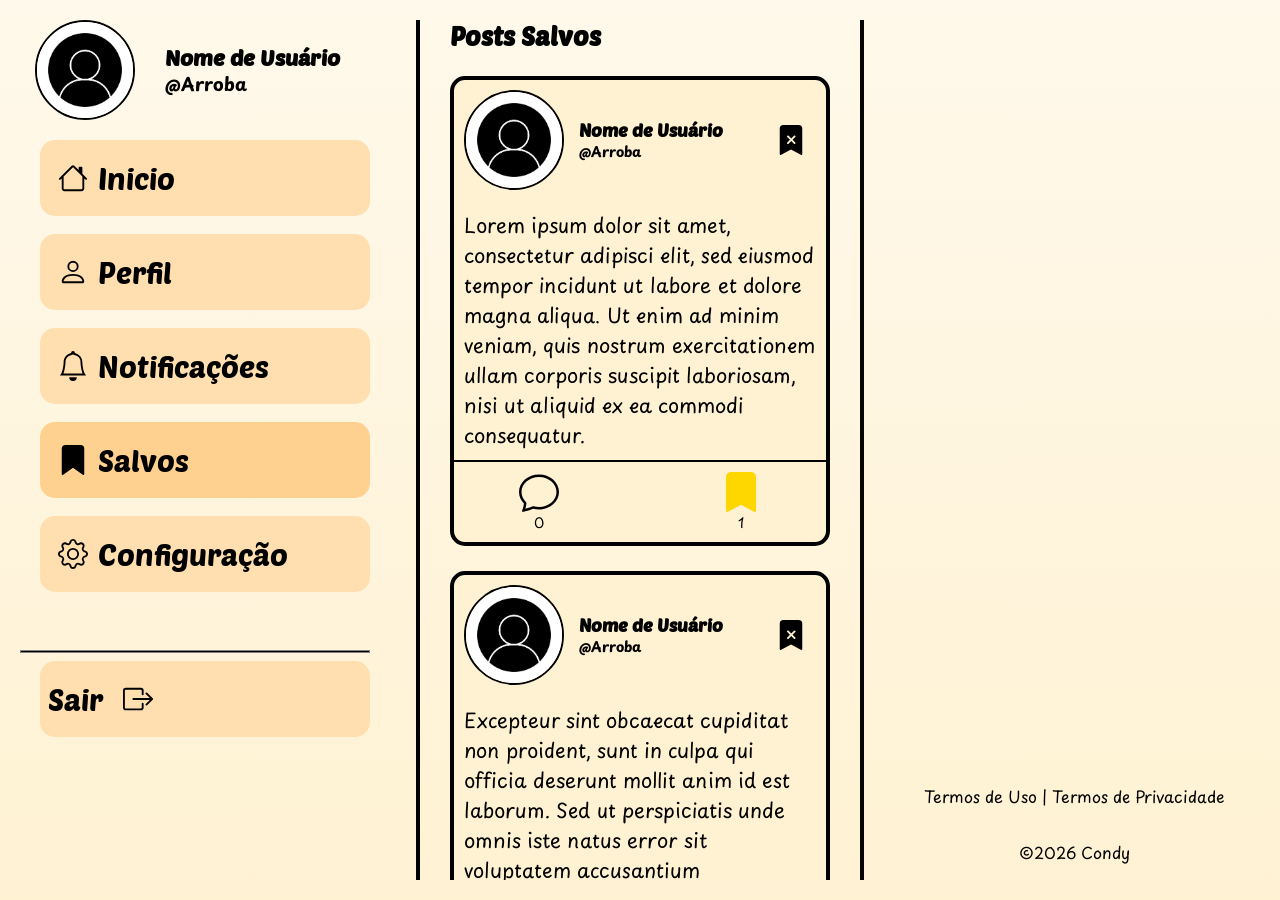
<file: CondyL_16_11/Condy/salvos.html>
<!DOCTYPE html>
<html lang="pt-br">
<head>
    <meta charset="UTF-8">
    <meta name="viewport" content="width=device-width, initial-scale=1.0">
    <link rel="stylesheet" href="CSS/salvos.css">
    <title>Condy - Salvos</title>
    <link rel="shortcut icon" type="image/png" href="IMAGENS/logo_condy_branco.png">

    <link rel="preconnect" href="https://fonts.googleapis.com">
    <link rel="preconnect" href="https://fonts.gstatic.com" crossorigin>
    <link href="https://fonts.googleapis.com/css2?family=Playpen+Sans:wght@400;500;600;700&family=Poetsen+One&display=swap" rel="stylesheet">
</head>
<body>
    <header>
        <div class="container-LdEsquerdo">
            <div class="foto-perfil-nome">
                <img src="IMAGENS/foto_de_perfil.png" class="foto-perfil" alt="Foto de Perfil">
                <div class="info-usuario">
                    <h1 class="nome-do-usuario">Nome de Usuário</h1>
                    <h2 class="arroba">@Arroba</h2>
                </div>
            </div>

            <div class="opcoes">
                <a href="principal.html">
                    <button class="inicio">
                        <svg xmlns="http://www.w3.org/2000/svg" width="30" height="30" fill="currentColor" class="bi bi-house" viewBox="0 0 16 16">
                            <path d="M8.707 1.5a1 1 0 0 0-1.414 0L.646 8.146a.5.5 0 0 0 .708.708L2 8.207V13.5A1.5 1.5 0 0 0 3.5 15h9a1.5 1.5 0 0 0 1.5-1.5V8.207l.646.647a.5.5 0 0 0 .708-.708L13 5.793V2.5a.5.5 0 0 0-.5-.5h-1a.5.5 0 0 0-.5.5v1.293zM13 7.207V13.5a.5.5 0 0 1-.5.5h-9a.5.5 0 0 1-.5-.5V7.207l5-5z"/>
                        </svg>
                        Inicio
                    </button>
                </a>

                <br>

                <a href="perfil.html">
                    <button class="perfil">
                        <svg xmlns="http://www.w3.org/2000/svg" width="30" height="30" fill="currentColor" class="bi bi-person" viewBox="0 0 16 16">
                            <path d="M8 8a3 3 0 1 0 0-6 3 3 0 0 0 0 6m2-3a2 2 0 1 1-4 0 2 2 0 0 1 4 0m4 8c0 1-1 1-1 1H3s-1 0-1-1 1-4 6-4 6 3 6 4m-1-.004c-.001-.246-.154-.986-.832-1.664C11.516 10.68 10.289 10 8 10s-3.516.68-4.168 1.332c-.678.678-.83 1.418-.832 1.664z"/>
                        </svg>
                        Perfil
                    </button>
                </a>

                <br>

                <a href="notificacoes.html">
                    <button class="notificacao">
                        <svg xmlns="http://www.w3.org/2000/svg" width="30" height="30" fill="currentColor" class="bi bi-bell" viewBox="0 0 16 16">
                            <path d="M8 16a2 2 0 0 0 2-2H6a2 2 0 0 0 2 2M8 1.918l-.797.161A4 4 0 0 0 4 6c0 .628-.134 2.197-.459 3.742-.16.767-.376 1.566-.663 2.258h10.244c-.287-.692-.502-1.49-.663-2.258C12.134 8.197 12 6.628 12 6a4 4 0 0 0-3.203-3.92zM14.22 12c.223.447.481.801.78 1H1c.299-.199.557-.553.78-1C2.68 10.2 3 6.88 3 6c0-2.42 1.72-4.44 4.005-4.901a1 1 0 1 1 1.99 0A5 5 0 0 1 13 6c0 .88.32 4.2 1.22 6"/>
                        </svg>
                        Notificações
                    </button>
                </a>

                <br>

                <a href="salvos.html">
                    <button class="salvos">
                        <svg xmlns="http://www.w3.org/2000/svg" width="30" height="30" fill="currentColor" class="bi bi-bookmark-fill" viewBox="0 0 16 16">
                            <path d="M2 2v13.5a.5.5 0 0 0 .777.416L8 12.101l5.223 3.815A.5.5 0 0 0 14 15.5V2a2 2 0 0 0-2-2H4a2 2 0 0 0-2 2"/>
                        </svg>
                        Salvos
                    </button>
                </a>

                <br>

                <a href="configuracoes.html">
                    <button class="configuracao">
                        <svg xmlns="http://www.w3.org/2000/svg" width="30" height="30" fill="currentColor" class="bi bi-gear" viewBox="0 0 16 16">
                            <path d="M8 4.754a3.246 3.246 0 1 0 0 6.492 3.246 3.246 0 0 0 0-6.492M5.754 8a2.246 2.246 0 1 1 4.492 0 2.246 2.246 0 0 1-4.492 0"/>
                            <path d="M9.796 1.343c-.527-1.79-3.065-1.79-3.592 0l-.094.319a.873.873 0 0 1-1.255.52l-.292-.16c-1.64-.892-3.433.902-2.54 2.541l.159.292a.873.873 0 0 1-.52 1.255l-.319.094c-1.79.527-1.79 3.065 0 3.592l.319.094a.873.873 0 0 1 .52 1.255l-.16.292c-.892 1.64.901 3.434 2.541 2.54l.292-.159a.873.873 0 0 1 1.255.52l.094.319c.527 1.79 3.065 1.79 3.592 0l.094-.319a.873.873 0 0 1 1.255-.52l.292.16c1.64.893 3.434-.902 2.54-2.541l-.159-.292a.873.873 0 0 1 .52-1.255l.319-.094c1.79-.527 1.79-3.065 0-3.592l-.319-.094a.873.873 0 0 1-.52-1.255l.16-.292c.893-1.64-.902-3.433-2.541-2.54l-.292.159a.873.873 0 0 1-1.255-.52zm-2.633.283c.246-.835 1.428-.835 1.674 0l.094.319a1.873 1.873 0 0 0 2.693 1.115l.291-.16c.764-.415 1.6.42 1.184 1.185l-.159.292a1.873 1.873 0 0 0 1.116 2.692l.318.094c.835.246.835 1.428 0 1.674l-.319.094a1.873 1.873 0 0 0-1.115 2.693l.16.291c.415.764-.42 1.6-1.185 1.184l-.291-.159a1.873 1.873 0 0 0-2.693 1.116l-.094.318c-.246.835-1.428.835-1.674 0l-.094-.319a1.873 1.873 0 0 0-2.692-1.115l-.292.16c-.764.415-1.6-.42-1.184-1.185l.159-.291A1.873 1.873 0 0 0 1.945 8.93l-.319-.094c-.835-.246-.835-1.428 0-1.674l.319-.094A1.873 1.873 0 0 0 3.06 4.377l-.16-.292c-.415-.764.42-1.6 1.185-1.184l.292.159a1.873 1.873 0 0 0 2.692-1.115z"/>
                        </svg>
                        Configuração
                    </button>
                </a>

                <br>

                <hr size="5" noshade align="left">
                <a href="index.html">
                    <button class="sair">Sair
                        <svg xmlns="http://www.w3.org/2000/svg" width="30" height="30" fill="currentColor" class="bi bi-box-arrow-right" viewBox="0 0 16 16">
                            <path fill-rule="evenodd" d="M10 12.5a.5.5 0 0 1-.5.5h-8a.5.5 0 0 1-.5-.5v-9a.5.5 0 0 1 .5-.5h8a.5.5 0 0 1 .5.5v2a.5.5 0 0 0 1 0v-2A1.5 1.5 0 0 0 9.5 2h-8A1.5 1.5 0 0 0 0 3.5v9A1.5 1.5 0 0 0 1.5 14h8a1.5 1.5 0 0 0 1.5-1.5v-2a.5.5 0 0 0-1 0z"/>
                            <path fill-rule="evenodd" d="M15.854 8.354a.5.5 0 0 0 0-.708l-3-3a.5.5 0 0 0-.708.708L14.293 7.5H5.5a.5.5 0 0 0 0 1h8.793l-2.147 2.146a.5.5 0 0 0 .708.708z"/>
                        </svg>
                    </button>
                </a>
            </div>
        </div>
    </header>

    <main class="conteudo-principal">

        <h1 class="titulo-salvos">Posts Salvos</h1>

        <div class="post-preto">
            <div class="foto-perfil-nome-post">
                <img src="IMAGENS/foto_de_perfil.png" class="foto-perfil-post" alt="Foto de Perfil">
                <div class="info-usuario">
                    <h1 class="nome-do-usuario-post">Nome de Usuário</h1>
                    <h2 class="arroba-post">@Arroba</h2>
                </div>
                <div class="btn-denunciar">
                    <button class="remover-salvo" title="Remover dos salvos">
                        <svg xmlns="http://www.w3.org/2000/svg" width="30" height="30" fill="currentColor" class="bi bi-bookmark-x-fill" viewBox="0 0 16 16">
                            <path d="M2 15.5V2a2 2 0 0 1 2-2h8a2 2 0 0 1 2 2v13.5a.5.5 0 0 1-.777.416L8 13.101l-5.223 2.815A.5.5 0 0 1 2 15.5m6.146-8.354L6.732 5.732a.5.5 0 1 0-.707.708L7.44 7.854 6.025 9.268a.5.5 0 1 0 .707.707L8.146 8.56l1.415 1.415a.5.5 0 0 0 .707-.707L8.854 7.854l1.415-1.414a.5.5 0 1 0-.707-.708z"/>
                        </svg>
                    </button>
                </div>
            </div>
            <p>Lorem ipsum dolor sit amet, consectetur adipisci elit, sed eiusmod tempor incidunt ut labore et dolore magna aliqua. Ut enim ad minim veniam, quis nostrum exercitationem ullam corporis suscipit laboriosam, nisi ut aliquid ex ea commodi consequatur.
            </p>

            <div class="post-branco">
                <button class="btn-like">
                    <svg xmlns="http://www.w3.org/2000/svg" width="44" height="44" fill="currentColor" class="bi bi-heart" viewBox="0 0 16 16">
                        <path d="m8 2.748-.717-.737C5.6.281 2.514.878 1.4 3.053c-.523 1.023-.641 2.5.314 4.385.92 1.815 2.834 3.989 6.286 6.357 3.452-2.368 5.365-4.542 6.286-6.357.955-1.886.838-3.362.314-4.385C13.486.878 10.4.28 8.717 2.01zM8 15C-7.333 4.868 3.279-3.04 7.824 1.143q.09.083.176.171a3 3 0 0 1 .176-.17C12.72-3.042 23.333 4.867 8 15"/>
                    </svg>
                    <span class="contador-like">0</span>
                </button>

                <button class="btn-comentario">
                    <svg xmlns="http://www.w3.org/2000/svg" width="44" height="44" fill="currentColor" class="bi bi-chat" viewBox="0 0 16 16">
                        <path d="M2.678 11.894a1 1 0 0 1 .287.801 11 11 0 0 1-.398 2c1.395-.323 2.247-.697 2.634-.893a1 1 0 0 1 .71-.074A8 8 0 0 0 8 14c3.996 0 7-2.807 7-6s-3.004-6-7-6-7 2.808-7 6c0 1.468.617 2.83 1.678 3.894m-.493 3.905a22 22 0 0 1-.713.129c-.2.032-.352-.176-.273-.362a10 10 0 0 0 .244-.637l.003-.01c.248-.72.45-1.548.524-2.319C.743 11.37 0 9.76 0 8c0-3.866 3.582-7 8-7s8 3.134 8 7-3.582 7-8 7a9 9 0 0 1-2.347-.306c-.52.263-1.639.742-3.468 1.105"/>
                    </svg>
                    <span class="contador-comentario">0</span>
                </button>

                <button class="btn-bookmark active" data-saved="true">
                    <svg xmlns="http://www.w3.org/2000/svg" width="44" height="44" fill="currentColor" class="bi bi-bookmark-fill" viewBox="0 0 16 16">
                        <path d="M2 2a2 2 0 0 1 2-2h8a2 2 0 0 1 2 2v13.5a.5.5 0 0 1-.777.416L8 13.101l-5.223 2.815A.5.5 0 0 1 2 15.5z"/>
                    </svg>
                    <span class="contador-bookmark">1</span>
                </button>

                <button class="btn-compartilhar">
                    <svg xmlns="http://www.w3.org/2000/svg" width="44" height="44" fill="currentColor" class="bi bi-share" viewBox="0 0 16 16">
                        <path d="M13.5 1a1.5 1.5 0 1 0 0 3 1.5 1.5 0 0 0 0-3M11 2.5a2.5 2.5 0 1 1 .603 1.628l-6.718 3.12a2.5 2.5 0 0 1 0 1.504l6.718 3.12a2.5 2.5 0 1 1-.488.876l-6.718-3.12a2.5 2.5 0 1 1 0-3.256l6.718-3.12A2.5 2.5 0 0 1 11 2.5m-8.5 4a1.5 1.5 0 1 0 0 3 1.5 1.5 0 0 0 0-3m11 5.5a1.5 1.5 0 1 0 0 3 1.5 1.5 0 0 0 0-3"/>
                    </svg>
                    <span class="contador-compartilhar">0</span>
                </button>
            </div>

            <div class="secao-comentarios">
                <div class="lista-comentarios"></div>
                <div class="input-comentario">
                    <input type="text" class="campo-comentario" placeholder="Escreva um comentário...">
                    <button class="enviar-comentario">
                        <svg xmlns="http://www.w3.org/2000/svg" width="22" height="22" fill="currentColor" class="bi bi-send" viewBox="0 0 16 16">
                            <path d="M15.854.146a.5.5 0 0 1 .11.54l-5.819 14.547a.75.75 0 0 1-1.329.124l-3.178-4.995L.643 7.184a.75.75 0 0 1 .124-1.33L15.314.037a.5.5 0 0 1 .54.11ZM6.636 10.07l2.761 4.338L14.13 2.576zm6.787-8.201L1.591 6.602l4.339 2.76z"/>
                        </svg>
                    </button>
                </div>
            </div>
        </div>

        <div class="post-preto">
            <div class="foto-perfil-nome-post">
                <img src="IMAGENS/foto_de_perfil.png" class="foto-perfil-post" alt="Foto de Perfil">
                <div class="info-usuario">
                    <h1 class="nome-do-usuario-post">Nome de Usuário</h1>
                    <h2 class="arroba-post">@Arroba</h2>
                </div>
                <div class="btn-denunciar">
                    <button class="remover-salvo" title="Remover dos salvos">
                        <svg xmlns="http://www.w3.org/2000/svg" width="30" height="30" fill="currentColor" class="bi bi-bookmark-x-fill" viewBox="0 0 16 16">
                            <path d="M2 15.5V2a2 2 0 0 1 2-2h8a2 2 0 0 1 2 2v13.5a.5.5 0 0 1-.777.416L8 13.101l-5.223 2.815A.5.5 0 0 1 2 15.5m6.146-8.354L6.732 5.732a.5.5 0 1 0-.707.708L7.44 7.854 6.025 9.268a.5.5 0 1 0 .707.707L8.146 8.56l1.415 1.415a.5.5 0 0 0 .707-.707L8.854 7.854l1.415-1.414a.5.5 0 1 0-.707-.708z"/>
                        </svg>
                    </button>
                </div>
            </div>
            <p>Excepteur sint obcaecat cupiditat non proident, sunt in culpa qui officia deserunt mollit anim id est laborum. Sed ut perspiciatis unde omnis iste natus error sit voluptatem accusantium doloremque laudantium.
            </p>

            <div class="post-branco">
                <button class="btn-like">
                    <svg xmlns="http://www.w3.org/2000/svg" width="44" height="44" fill="currentColor" class="bi bi-heart" viewBox="0 0 16 16">
                        <path d="m8 2.748-.717-.737C5.6.281 2.514.878 1.4 3.053c-.523 1.023-.641 2.5.314 4.385.92 1.815 2.834 3.989 6.286 6.357 3.452-2.368 5.365-4.542 6.286-6.357.955-1.886.838-3.362.314-4.385C13.486.878 10.4.28 8.717 2.01zM8 15C-7.333 4.868 3.279-3.04 7.824 1.143q.09.083.176.171a3 3 0 0 1 .176-.17C12.72-3.042 23.333 4.867 8 15"/>
                    </svg>
                    <span class="contador-like">0</span>
                </button>

                <button class="btn-comentario">
                    <svg xmlns="http://www.w3.org/2000/svg" width="44" height="44" fill="currentColor" class="bi bi-chat" viewBox="0 0 16 16">
                        <path d="M2.678 11.894a1 1 0 0 1 .287.801 11 11 0 0 1-.398 2c1.395-.323 2.247-.697 2.634-.893a1 1 0 0 1 .71-.074A8 8 0 0 0 8 14c3.996 0 7-2.807 7-6s-3.004-6-7-6-7 2.808-7 6c0 1.468.617 2.83 1.678 3.894m-.493 3.905a22 22 0 0 1-.713.129c-.2.032-.352-.176-.273-.362a10 10 0 0 0 .244-.637l.003-.01c.248-.72.45-1.548.524-2.319C.743 11.37 0 9.76 0 8c0-3.866 3.582-7 8-7s8 3.134 8 7-3.582 7-8 7a9 9 0 0 1-2.347-.306c-.52.263-1.639.742-3.468 1.105"/>
                    </svg>
                    <span class="contador-comentario">0</span>
                </button>

                <button class="btn-bookmark active" data-saved="true">
                    <svg xmlns="http://www.w3.org/2000/svg" width="44" height="44" fill="currentColor" class="bi bi-bookmark-fill" viewBox="0 0 16 16">
                        <path d="M2 2a2 2 0 0 1 2-2h8a2 2 0 0 1 2 2v13.5a.5.5 0 0 1-.777.416L8 13.101l-5.223 2.815A.5.5 0 0 1 2 15.5z"/>
                    </svg>
                    <span class="contador-bookmark">1</span>
                </button>

                <button class="btn-compartilhar">
                    <svg xmlns="http://www.w3.org/2000/svg" width="44" height="44" fill="currentColor" class="bi bi-share" viewBox="0 0 16 16">
                        <path d="M13.5 1a1.5 1.5 0 1 0 0 3 1.5 1.5 0 0 0 0-3M11 2.5a2.5 2.5 0 1 1 .603 1.628l-6.718 3.12a2.5 2.5 0 0 1 0 1.504l6.718 3.12a2.5 2.5 0 1 1-.488.876l-6.718-3.12a2.5 2.5 0 1 1 0-3.256l6.718-3.12A2.5 2.5 0 0 1 11 2.5m-8.5 4a1.5 1.5 0 1 0 0 3 1.5 1.5 0 0 0 0-3m11 5.5a1.5 1.5 0 1 0 0 3 1.5 1.5 0 0 0 0-3"/>
                    </svg>
                    <span class="contador-compartilhar">0</span>
                </button>
            </div>

            <div class="secao-comentarios">
                <div class="lista-comentarios"></div>
                <div class="input-comentario">
                    <input type="text" class="campo-comentario" placeholder="Escreva um comentário...">
                    <button class="enviar-comentario">
                        <svg xmlns="http://www.w3.org/2000/svg" width="22" height="22" fill="currentColor" class="bi bi-send" viewBox="0 0 16 16">
                            <path d="M15.854.146a.5.5 0 0 1 .11.54l-5.819 14.547a.75.75 0 0 1-1.329.124l-3.178-4.995L.643 7.184a.75.75 0 0 1 .124-1.33L15.314.037a.5.5 0 0 1 .54.11ZM6.636 10.07l2.761 4.338L14.13 2.576zm6.787-8.201L1.591 6.602l4.339 2.76z"/>
                        </svg>
                    </button>
                </div>
            </div>
        </div>

        <p class="mensagem-vazio" id="mensagemVazio">Você ainda não tem posts salvos.</p>

    </main>

    <footer class="Lado-Direito">
        <div class="geralproa">
            <a href="#" class="abrir-termos">
                <p>Termos de Uso | Termos de Privacidade</p>
            </a>
            <p class="condy">©2026 Condy</p>
        </div>
    </footer>

    <!-- MODAL DE CONFIRMAÇÃO -->
    <div class="modal-confirmacao-overlay" id="modalConfirmacaoOverlay">
        <div class="modal-confirmacao-box">
            <p>Remover este post dos salvos?</p>
            <div class="modal-confirmacao-botoes">
                <button class="btn-cancelar-confirmacao" id="btnCancelarConfirmacao">Cancelar</button>
                <button class="btn-confirmar-confirmacao" id="btnConfirmarConfirmacao">Remover</button>
            </div>
        </div>
    </div>

    <!-- MODAL DE POST EXPANDIDO -->
    <div class="modal-overlay" id="modalOverlay">
        <button class="modal-fechar" id="modalFechar" title="Fechar">
            <svg xmlns="http://www.w3.org/2000/svg" width="24" height="24" fill="currentColor" class="bi bi-x-lg" viewBox="0 0 16 16">
                <path d="M2.146 2.854a.5.5 0 1 1 .708-.708L8 7.293l5.146-5.147a.5.5 0 0 1 .708.708L8.707 8l5.147 5.146a.5.5 0 0 1-.708.708L8 8.707l-5.146 5.147a.5.5 0 0 1-.708-.708L7.293 8 2.146 2.854Z"/>
            </svg>
        </button>
        <div class="modal-post-container" id="modalPostContainer"></div>
    </div>

        <!-- MODAL DE TERMOS -->
    <div class="modal-termos-overlay" id="modalTermosOverlay">
        <div class="modal-termos-box">
            <button class="modal-termos-fechar" id="modalTermosFechar" title="Fechar">
                <svg xmlns="http://www.w3.org/2000/svg" width="20" height="20" fill="currentColor" class="bi bi-x-lg" viewBox="0 0 16 16">
                    <path d="M2.146 2.854a.5.5 0 1 1 .708-.708L8 7.293l5.146-5.147a.5.5 0 0 1 .708.708L8.707 8l5.147 5.146a.5.5 0 0 1-.708.708L8 8.707l-5.146 5.147a.5.5 0 0 1-.708-.708L7.293 8 2.146 2.854Z"/>
                </svg>
            </button>

            <div class="modal-termos-conteudo">
                <p class="modal-termos-marca">©2026 Condy</p>
                <h2>Termos de Uso<br>e<br>Termos de Privacidade</h2>

                <h3>1. Nossos Serviços</h3>
                <p>Nossa missão é entregar às pessoas o poder de florescer o intelecto através da educação. Para isso, fornecemos uma experiência personalizada onde você pode:</p>
                <p>
                    • Conectar-se com outras pessoas que possuem o mesmo objetivo: Ajudamos você a encontrar pessoas e conteúdo que sejam relevantes para sua área de estudo;<br>
                    • Expressar sua produção acadêmica: Oferecemos ferramentas para compartilhar atualizações de fotos, vídeos e, principalmente, resultados de pesquisas e redações (respeitando as configurações de privacidade);<br>
                    • Promover a integridade e segurança: Trabalhamos para manter a autenticidade e a confidencialidade dos dados, combatendo condutas nocivas ou enganosas.
                </p>

                <h3>2. Compromissos do Usuário</h3>
                <p>Em troca do acesso à nossa comunidade, exigimos os seguintes compromissos:</p>
                <p>
                    • Identidade Real e Prestação de Contas: Para garantir a responsabilidade acadêmica, você deve usar o mesmo nome que utiliza na vida cotidiana;<br>
                    • Elegibilidade: Você deve ter pelo menos 13 anos de idade para usar o serviço;<br>
                    • Uso Aceitável: Você não pode compartilhar conteúdo que viole direitos de propriedade intelectual de terceiros ou que seja ilegal, enganoso ou discriminatório;<br>
                    • É estritamente proibida a extração de dados (scraping) sem permissão prévia por escrito.
                </p>

                <h3>3. Propriedade Intelectual e Licenciamento</h3>
                <p>Reconhecemos que o conteúdo que você cria e compartilha é de sua propriedade ("o que é seu, continua sendo seu"). No entanto, para operar o serviço, precisamos que você nos conceda certas permissões:</p>
                <p>
                    • Licença de Uso: Ao publicar conteúdo protegido por direitos de propriedade intelectual, você nos concede uma licença mundial, não exclusiva e livre de royalties para hospedar, usar, distribuir, modificar e copiar seu conteúdo exclusivamente para fins de fornecimento e melhoria dos serviços;<br>
                    • Terminação da Licença: Esta licença termina quando o conteúdo é excluído de nossos sistemas (processo que pode levar até 90 dias após a solicitação de exclusão do conteúdo ou da conta).
                </p>

                <h3>4. Combate à Desinformação</h3>
                <p>Trabalhamos com verificadores de fatos independentes para combater a desinformação no âmbito acadêmico. Se um conteúdo for classificado como impreciso, poderemos adicionar avisos para fornecer contexto adicional aos usuários.</p>

                <h3>5. Limitação de Responsabilidade</h3>
                <p>Nossos serviços são fornecidos "no estado em que se encontram" (AS IS). Não garantimos que a plataforma será sempre segura ou livre de erros. Não controlamos o que as pessoas dizem ou fazem e não somos responsáveis por condutas ofensivas ou inadequadas de outros usuários.</p>

                <h3>6. Encerramento da Conta</h3>
                <p>Podemos suspender ou desativar permanentemente sua conta se determinarmos que você violou estes termos de forma grave ou repetida, ou se houver risco de exposição legal para a plataforma.</p>

                <h3>7. Disposições Finais</h3>
                <p>
                    • Atualizações: Podemos revisar estes termos ocasionalmente para refletir melhor nossos serviços ou mudanças na lei. Você será notificado antes que as alterações entrem em vigor;<br>
                    • Resolução de Disputas: Qualquer reclamação ou disputa decorrente destes termos será resolvida nos tribunais competentes conforme a jurisdição estabelecida no registro da plataforma.
                </p>
            </div>
        </div>
    </div>

    <script src="JAVASCRIPT/sessao.js"></script>
    <script src="JAVASCRIPT/salvos.js"></script>
</body>
</html>
</file>
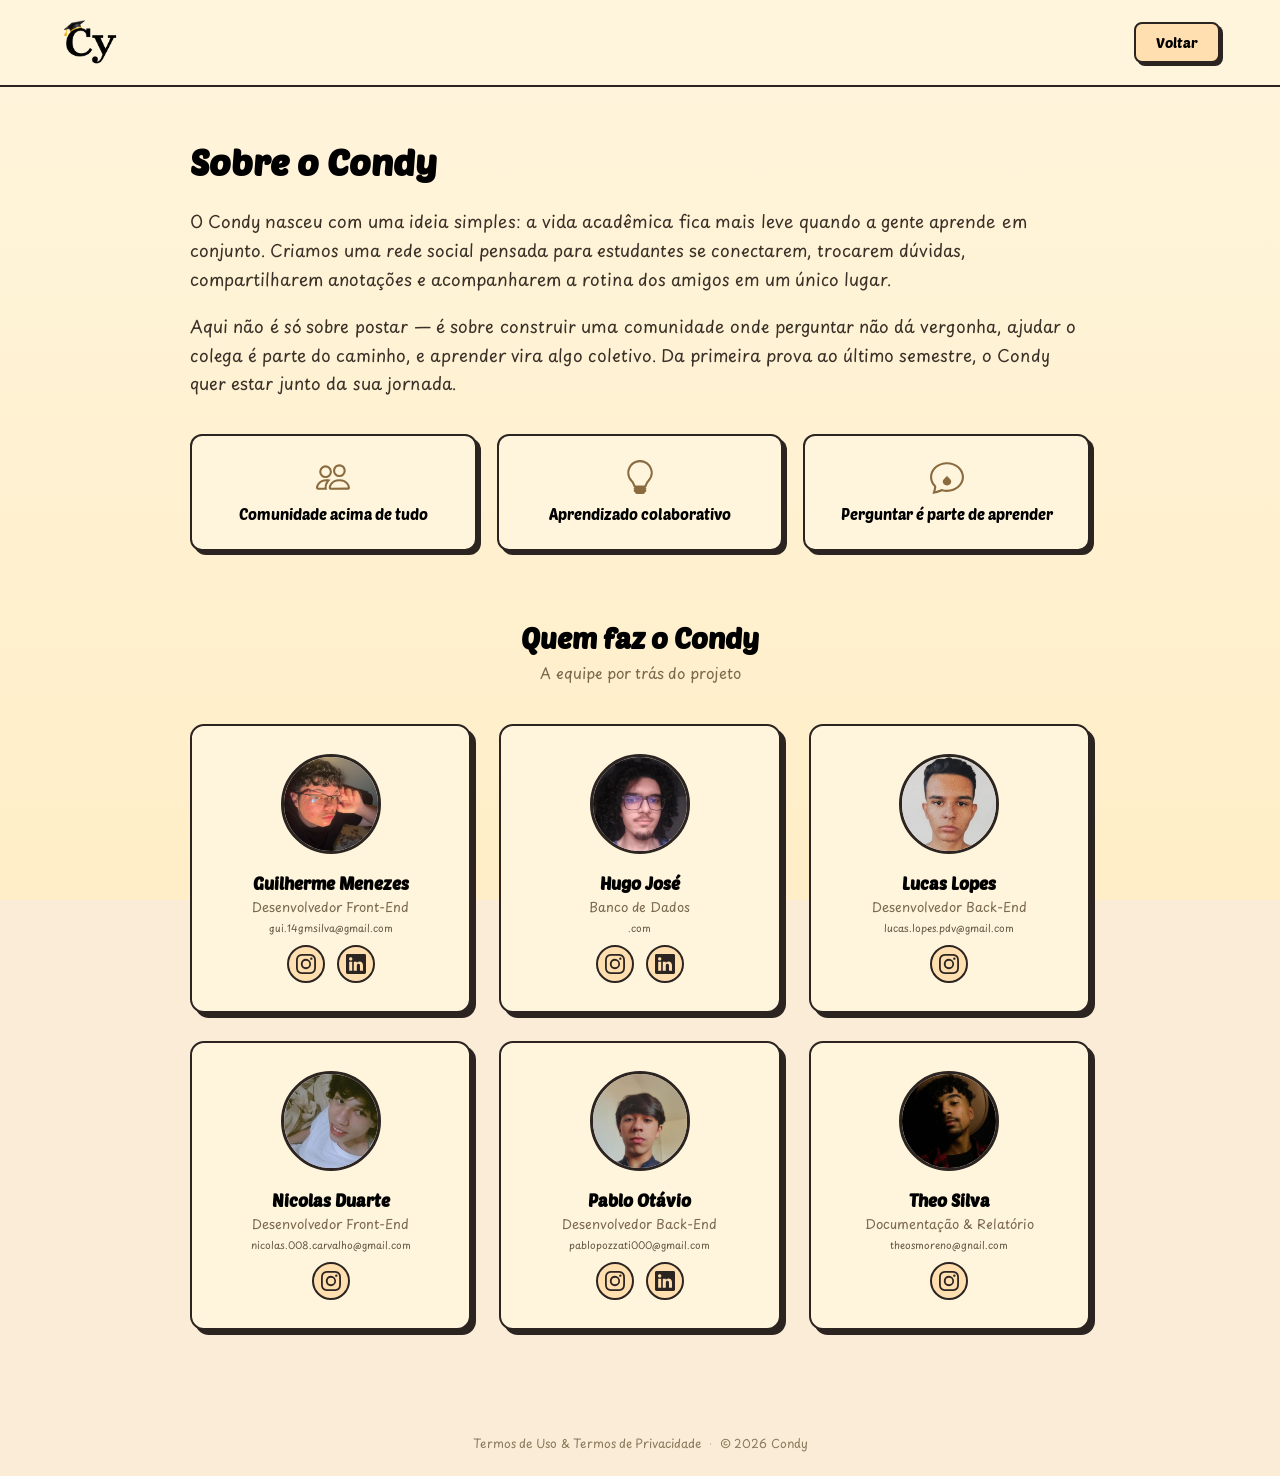
<file: CondyL_16_11/Condy/sobrenos.html>
<!DOCTYPE html>
<html lang="pt-br">
<head>
    <meta charset="UTF-8">
    <meta name="viewport" content="width=device-width, initial-scale=1.0">
    <link rel="stylesheet" href="CSS/sobrenos.css">
    <title>Sobre Nós - Condy</title>
    <link rel="shortcut icon" type="image/png" href="IMAGENS/logo_condy_branco.png">

    <link rel="preconnect" href="https://fonts.googleapis.com">
    <link rel="preconnect" href="https://fonts.gstatic.com" crossorigin>
    <link href="https://fonts.googleapis.com/css2?family=Playpen+Sans:wght@400;500;600;700&family=Poetsen+One&display=swap" rel="stylesheet">
</head>
<body>

    <header class="cabecalho-sobrenos">
        <a href="index.html" class="logo-link">
            <img src="IMAGENS/logo_condy_semfundo.png" alt="Condy">
        </a>
        <button type="button" class="botao-voltar" id="botaoVoltar">Voltar</button>
    </header>

    <main class="container-sobrenos">

        <section class="secao-ideia">
            <h1>Sobre o Condy</h1>

            <p>
                O Condy nasceu com uma ideia simples: a vida acadêmica fica mais leve quando a gente aprende em conjunto.
                Criamos uma rede social pensada para estudantes se conectarem, trocarem dúvidas, compartilharem
                anotações e acompanharem a rotina dos amigos em um único lugar.
            </p>

            <p>
                Aqui não é só sobre postar — é sobre construir uma comunidade onde perguntar não dá vergonha,
                ajudar o colega é parte do caminho, e aprender vira algo coletivo. Da primeira prova ao último
                semestre, o Condy quer estar junto da sua jornada.
            </p>

            <div class="valores-condy">
                <div class="valor-item">
                    <svg xmlns="http://www.w3.org/2000/svg" width="34" height="34" fill="currentColor" class="bi bi-people" viewBox="0 0 16 16">
                        <path d="M15 14s1 0 1-1-1-4-5-4-5 3-5 4 1 1 1 1zm-7.978-1L7 12.996c.001-.264.167-1.03.76-1.72C8.312 10.629 9.282 10 11 10c1.717 0 2.687.63 3.24 1.276.593.69.758 1.457.76 1.72l-.022.001-.014.002zM11 7a2 2 0 1 0 0-4 2 2 0 0 0 0 4m3-2a3 3 0 1 1-6 0 3 3 0 0 1 6 0M6.936 9.28a6 6 0 0 0-1.23-.247A7 7 0 0 0 5 9c-4 0-5 3-5 4q0 1 1 1h4.216A2.24 2.24 0 0 1 5 13c0-1.01.377-2.042 1.09-2.904.243-.294.526-.569.846-.816M4.92 10A5.5 5.5 0 0 0 4 13H1c0-.26.164-1.03.76-1.724.545-.636 1.492-1.256 3.16-1.275ZM1.5 5.5a3 3 0 1 1 6 0 3 3 0 0 1-6 0m3-2a2 2 0 1 0 0 4 2 2 0 0 0 0-4"/>
                    </svg>
                    <span>Comunidade acima de tudo</span>
                </div>

                <div class="valor-item">
                    <svg xmlns="http://www.w3.org/2000/svg" width="34" height="34" fill="currentColor" class="bi bi-lightbulb" viewBox="0 0 16 16">
                        <path d="M2 6a6 6 0 1 1 10.174 4.31c-.203.196-.359.4-.453.619l-.762 1.769A.5.5 0 0 1 10.5 13a.5.5 0 0 1 0 1 .5.5 0 0 1 0 1l-.224.447a1 1 0 0 1-.894.553H6.618a1 1 0 0 1-.894-.553L5.5 15a.5.5 0 0 1 0-1 .5.5 0 0 1 0-1 .5.5 0 0 1-.46-.302l-.761-1.77a2 2 0 0 0-.453-.618A5.98 5.98 0 0 1 2 6m6-5a5 5 0 0 0-3.479 8.592c.263.254.514.564.676.941L5.83 12h4.342l.632-1.467c.162-.377.413-.687.676-.941A5 5 0 0 0 8 1"/>
                    </svg>
                    <span>Aprendizado colaborativo</span>
                </div>

                <div class="valor-item">
                    <svg xmlns="http://www.w3.org/2000/svg" width="34" height="34" fill="currentColor" class="bi bi-chat-heart" viewBox="0 0 16 16">
                        <path d="M2.678 11.894a1 1 0 0 1 .287.801 11 11 0 0 1-.398 2c1.395-.323 2.247-.697 2.634-.893a1 1 0 0 1 .71-.074A8 8 0 0 0 8 14c3.996 0 7-2.807 7-6s-3.004-6-7-6-7 2.808-7 6c0 1.468.617 2.83 1.678 3.894m-.493 3.905a22 22 0 0 1-.713.129c-.2.032-.352-.176-.273-.362a10 10 0 0 0 .244-.637l.003-.01c.248-.72.45-1.548.524-2.319C.743 11.37 0 9.76 0 8c0-3.866 3.582-7 8-7s8 3.134 8 7-3.582 7-8 7a9 9 0 0 1-2.347-.306c-.52.263-1.639.742-3.468 1.105"/>
                        <path d="M7.655 7.828 8 7.433l.345.395C9.198 8.736 10 9.13 10 10.154 10 11.172 9.21 12 8 12s-2-.828-2-1.846c0-1.023.802-1.418 1.655-2.326"/>
                    </svg>
                    <span>Perguntar é parte de aprender</span>
                </div>
            </div>
        </section>

        <section class="secao-equipe">
            <h2>Quem faz o Condy</h2>
            <p class="subtitulo-equipe">A equipe por trás do projeto</p>

            <div class="grid-equipe">

                <div class="card-membro">
                    <img src="IMAGENS/Equipe/Guilherme.jpeg" class="foto-membro" alt="Membro da equipe">
                    <h3 class="nome-membro">Guilherme Menezes</h3>
                    <p class="funcao-membro">Desenvolvedor Front-End</p>
                    <p class="email-membro">gui.14gmsilva@gmail.com</p>
                    <div class="redes-membro">
                        <a href="https://www.instagram.com/aka_menezes?stkn=MTF4dDQxeW55dTB6YQ%3D%3D&utm_source=qr" class="icone-rede" title="Instagram">
                            <svg xmlns="http://www.w3.org/2000/svg" width="20" height="20" fill="currentColor" class="bi bi-instagram" viewBox="0 0 16 16">
                                <path d="M8 0C5.829 0 5.556.01 4.703.048 3.85.088 3.269.222 2.76.42a3.9 3.9 0 0 0-1.417.923A3.9 3.9 0 0 0 .42 2.76C.222 3.268.087 3.85.048 4.7.01 5.555 0 5.827 0 8.001c0 2.172.01 2.444.048 3.297.04.852.174 1.433.372 1.942.205.526.478.972.923 1.417.444.445.89.719 1.416.923.51.198 1.09.333 1.942.372C5.555 15.99 5.827 16 8 16s2.444-.01 3.298-.048c.851-.04 1.434-.174 1.943-.372a3.9 3.9 0 0 0 1.416-.923c.445-.445.718-.891.923-1.417.197-.509.332-1.09.372-1.942C15.99 10.445 16 10.173 16 8s-.01-2.445-.048-3.299c-.04-.851-.175-1.433-.372-1.941a3.9 3.9 0 0 0-.923-1.417A3.9 3.9 0 0 0 13.24.42c-.51-.198-1.092-.333-1.943-.372C10.443.01 10.172 0 7.998 0zm-.717 1.442h.718c2.136 0 2.389.007 3.232.046.78.035 1.204.166 1.486.275.373.145.64.319.92.599s.453.546.598.92c.11.281.24.705.275 1.485.039.843.047 1.096.047 3.231s-.008 2.389-.047 3.232c-.035.78-.166 1.203-.275 1.485a2.5 2.5 0 0 1-.599.919c-.28.28-.546.453-.92.598-.28.11-.704.24-1.485.276-.843.038-1.096.047-3.232.047s-2.39-.009-3.233-.047c-.78-.036-1.203-.166-1.485-.276a2.5 2.5 0 0 1-.92-.598 2.5 2.5 0 0 1-.6-.92c-.109-.281-.24-.705-.275-1.485-.038-.843-.046-1.096-.046-3.233 0-2.136.008-2.388.046-3.231.036-.78.166-1.204.276-1.486.145-.373.319-.64.599-.92s.546-.453.92-.598c.282-.11.705-.24 1.485-.276.738-.034 1.024-.044 2.515-.045zm4.988 1.328a.96.96 0 1 0 0 1.92.96.96 0 0 0 0-1.92m-4.27 1.122a4.109 4.109 0 1 0 0 8.217 4.109 4.109 0 0 0 0-8.217m0 1.441a2.667 2.667 0 1 1 0 5.334 2.667 2.667 0 0 1 0-5.334"/>
                            </svg>
                        </a>
                        <a href="https://www.linkedin.com/in/guilherme-menezes-silva" class="icone-rede" title="LinkeDin">
                            <svg xmlns="http://www.w3.org/2000/svg" width="20" height="20" fill="currentColor" class="bi bi-linkedin" viewBox="0 0 16 16">
                                <path d="M0 1.146C0 .513.526 0 1.175 0h13.65C15.474 0 16 .513 16 1.146v13.708c0 .633-.526 1.146-1.175 1.146H1.175C.526 16 0 15.487 0 14.854zm4.943 12.248V6.169H2.542v7.225zm-1.2-8.212c.837 0 1.358-.554 1.358-1.248-.015-.709-.52-1.248-1.342-1.248S2.4 3.226 2.4 3.934c0 .694.521 1.248 1.327 1.248zm4.908 8.212V9.359c0-.216.016-.432.08-.586.173-.431.568-.878 1.232-.878.869 0 1.216.662 1.216 1.634v3.865h2.401V9.25c0-2.22-1.184-3.252-2.764-3.252-1.274 0-1.845.7-2.165 1.193v.025h-.016l.016-.025V6.169h-2.4c.03.678 0 7.225 0 7.225z"/>
                            </svg>
                        </a>
                    </div>
                </div>

                <div class="card-membro">
                    <img src="IMAGENS/Equipe/Hugo.jfif" class="foto-membro" alt="Membro da equipe">
                    <h3 class="nome-membro">Hugo José</h3>
                    <p class="funcao-membro">Banco de Dados</p>
                    <p class="email-membro">.com</p>
                    <div class="redes-membro">
                        <a href="https://www.instagram.com/hugo.hjs?stkn=ZTA3ZGV3OHRsbjlk" class="icone-rede" title="Instagram">
                            <svg xmlns="http://www.w3.org/2000/svg" width="20" height="20" fill="currentColor" class="bi bi-instagram" viewBox="0 0 16 16">
                                <path d="M8 0C5.829 0 5.556.01 4.703.048 3.85.088 3.269.222 2.76.42a3.9 3.9 0 0 0-1.417.923A3.9 3.9 0 0 0 .42 2.76C.222 3.268.087 3.85.048 4.7.01 5.555 0 5.827 0 8.001c0 2.172.01 2.444.048 3.297.04.852.174 1.433.372 1.942.205.526.478.972.923 1.417.444.445.89.719 1.416.923.51.198 1.09.333 1.942.372C5.555 15.99 5.827 16 8 16s2.444-.01 3.298-.048c.851-.04 1.434-.174 1.943-.372a3.9 3.9 0 0 0 1.416-.923c.445-.445.718-.891.923-1.417.197-.509.332-1.09.372-1.942C15.99 10.445 16 10.173 16 8s-.01-2.445-.048-3.299c-.04-.851-.175-1.433-.372-1.941a3.9 3.9 0 0 0-.923-1.417A3.9 3.9 0 0 0 13.24.42c-.51-.198-1.092-.333-1.943-.372C10.443.01 10.172 0 7.998 0zm-.717 1.442h.718c2.136 0 2.389.007 3.232.046.78.035 1.204.166 1.486.275.373.145.64.319.92.599s.453.546.598.92c.11.281.24.705.275 1.485.039.843.047 1.096.047 3.231s-.008 2.389-.047 3.232c-.035.78-.166 1.203-.275 1.485a2.5 2.5 0 0 1-.599.919c-.28.28-.546.453-.92.598-.28.11-.704.24-1.485.276-.843.038-1.096.047-3.232.047s-2.39-.009-3.233-.047c-.78-.036-1.203-.166-1.485-.276a2.5 2.5 0 0 1-.92-.598 2.5 2.5 0 0 1-.6-.92c-.109-.281-.24-.705-.275-1.485-.038-.843-.046-1.096-.046-3.233 0-2.136.008-2.388.046-3.231.036-.78.166-1.204.276-1.486.145-.373.319-.64.599-.92s.546-.453.92-.598c.282-.11.705-.24 1.485-.276.738-.034 1.024-.044 2.515-.045zm4.988 1.328a.96.96 0 1 0 0 1.92.96.96 0 0 0 0-1.92m-4.27 1.122a4.109 4.109 0 1 0 0 8.217 4.109 4.109 0 0 0 0-8.217m0 1.441a2.667 2.667 0 1 1 0 5.334 2.667 2.667 0 0 1 0-5.334"/>
                            </svg>
                        </a>
                        <a href="https://www.linkedin.com/in/hugo-jose-santos" class="icone-rede" title="LinkeDin">
                            <svg xmlns="http://www.w3.org/2000/svg" width="20" height="20" fill="currentColor" class="bi bi-linkedin" viewBox="0 0 16 16">
                                <path d="M0 1.146C0 .513.526 0 1.175 0h13.65C15.474 0 16 .513 16 1.146v13.708c0 .633-.526 1.146-1.175 1.146H1.175C.526 16 0 15.487 0 14.854zm4.943 12.248V6.169H2.542v7.225zm-1.2-8.212c.837 0 1.358-.554 1.358-1.248-.015-.709-.52-1.248-1.342-1.248S2.4 3.226 2.4 3.934c0 .694.521 1.248 1.327 1.248zm4.908 8.212V9.359c0-.216.016-.432.08-.586.173-.431.568-.878 1.232-.878.869 0 1.216.662 1.216 1.634v3.865h2.401V9.25c0-2.22-1.184-3.252-2.764-3.252-1.274 0-1.845.7-2.165 1.193v.025h-.016l.016-.025V6.169h-2.4c.03.678 0 7.225 0 7.225z"/>
                            </svg>
                        </a>
                    </div>
                </div>

                <div class="card-membro">
                    <img src="IMAGENS/Equipe/Lucas.jpeg" class="foto-membro" alt="Membro da equipe">
                    <h3 class="nome-membro">Lucas Lopes</h3>
                    <p class="funcao-membro">Desenvolvedor Back-End</p>
                    <p class="email-membro">lucas.lopes.pdv@gmail.com</p>
                    <div class="redes-membro">
                        <a href="https://www.instagram.com/____lucaslopes____?stkn=Y2NiYW9xaDNuenY5" class="icone-rede" title="Instagram">
                            <svg xmlns="http://www.w3.org/2000/svg" width="20" height="20" fill="currentColor" class="bi bi-instagram" viewBox="0 0 16 16">
                                <path d="M8 0C5.829 0 5.556.01 4.703.048 3.85.088 3.269.222 2.76.42a3.9 3.9 0 0 0-1.417.923A3.9 3.9 0 0 0 .42 2.76C.222 3.268.087 3.85.048 4.7.01 5.555 0 5.827 0 8.001c0 2.172.01 2.444.048 3.297.04.852.174 1.433.372 1.942.205.526.478.972.923 1.417.444.445.89.719 1.416.923.51.198 1.09.333 1.942.372C5.555 15.99 5.827 16 8 16s2.444-.01 3.298-.048c.851-.04 1.434-.174 1.943-.372a3.9 3.9 0 0 0 1.416-.923c.445-.445.718-.891.923-1.417.197-.509.332-1.09.372-1.942C15.99 10.445 16 10.173 16 8s-.01-2.445-.048-3.299c-.04-.851-.175-1.433-.372-1.941a3.9 3.9 0 0 0-.923-1.417A3.9 3.9 0 0 0 13.24.42c-.51-.198-1.092-.333-1.943-.372C10.443.01 10.172 0 7.998 0zm-.717 1.442h.718c2.136 0 2.389.007 3.232.046.78.035 1.204.166 1.486.275.373.145.64.319.92.599s.453.546.598.92c.11.281.24.705.275 1.485.039.843.047 1.096.047 3.231s-.008 2.389-.047 3.232c-.035.78-.166 1.203-.275 1.485a2.5 2.5 0 0 1-.599.919c-.28.28-.546.453-.92.598-.28.11-.704.24-1.485.276-.843.038-1.096.047-3.232.047s-2.39-.009-3.233-.047c-.78-.036-1.203-.166-1.485-.276a2.5 2.5 0 0 1-.92-.598 2.5 2.5 0 0 1-.6-.92c-.109-.281-.24-.705-.275-1.485-.038-.843-.046-1.096-.046-3.233 0-2.136.008-2.388.046-3.231.036-.78.166-1.204.276-1.486.145-.373.319-.64.599-.92s.546-.453.92-.598c.282-.11.705-.24 1.485-.276.738-.034 1.024-.044 2.515-.045zm4.988 1.328a.96.96 0 1 0 0 1.92.96.96 0 0 0 0-1.92m-4.27 1.122a4.109 4.109 0 1 0 0 8.217 4.109 4.109 0 0 0 0-8.217m0 1.441a2.667 2.667 0 1 1 0 5.334 2.667 2.667 0 0 1 0-5.334"/>
                            </svg>
                        </a>
                    </div>
                </div>

                <div class="card-membro">
                    <img src="IMAGENS/Equipe/Nicolas.jpeg" class="foto-membro" alt="Membro da equipe">
                    <h3 class="nome-membro">Nicolas Duarte</h3>
                    <p class="funcao-membro">Desenvolvedor Front-End</p>
                    <p class="email-membro">nicolas.008.carvalho@gmail.com</p>
                    <div class="redes-membro">
                        <a href="https://www.instagram.com/011.nycck" class="icone-rede" title="Instagram">
                            <svg xmlns="http://www.w3.org/2000/svg" width="20" height="20" fill="currentColor" class="bi bi-instagram" viewBox="0 0 16 16">
                                <path d="M8 0C5.829 0 5.556.01 4.703.048 3.85.088 3.269.222 2.76.42a3.9 3.9 0 0 0-1.417.923A3.9 3.9 0 0 0 .42 2.76C.222 3.268.087 3.85.048 4.7.01 5.555 0 5.827 0 8.001c0 2.172.01 2.444.048 3.297.04.852.174 1.433.372 1.942.205.526.478.972.923 1.417.444.445.89.719 1.416.923.51.198 1.09.333 1.942.372C5.555 15.99 5.827 16 8 16s2.444-.01 3.298-.048c.851-.04 1.434-.174 1.943-.372a3.9 3.9 0 0 0 1.416-.923c.445-.445.718-.891.923-1.417.197-.509.332-1.09.372-1.942C15.99 10.445 16 10.173 16 8s-.01-2.445-.048-3.299c-.04-.851-.175-1.433-.372-1.941a3.9 3.9 0 0 0-.923-1.417A3.9 3.9 0 0 0 13.24.42c-.51-.198-1.092-.333-1.943-.372C10.443.01 10.172 0 7.998 0zm-.717 1.442h.718c2.136 0 2.389.007 3.232.046.78.035 1.204.166 1.486.275.373.145.64.319.92.599s.453.546.598.92c.11.281.24.705.275 1.485.039.843.047 1.096.047 3.231s-.008 2.389-.047 3.232c-.035.78-.166 1.203-.275 1.485a2.5 2.5 0 0 1-.599.919c-.28.28-.546.453-.92.598-.28.11-.704.24-1.485.276-.843.038-1.096.047-3.232.047s-2.39-.009-3.233-.047c-.78-.036-1.203-.166-1.485-.276a2.5 2.5 0 0 1-.92-.598 2.5 2.5 0 0 1-.6-.92c-.109-.281-.24-.705-.275-1.485-.038-.843-.046-1.096-.046-3.233 0-2.136.008-2.388.046-3.231.036-.78.166-1.204.276-1.486.145-.373.319-.64.599-.92s.546-.453.92-.598c.282-.11.705-.24 1.485-.276.738-.034 1.024-.044 2.515-.045zm4.988 1.328a.96.96 0 1 0 0 1.92.96.96 0 0 0 0-1.92m-4.27 1.122a4.109 4.109 0 1 0 0 8.217 4.109 4.109 0 0 0 0-8.217m0 1.441a2.667 2.667 0 1 1 0 5.334 2.667 2.667 0 0 1 0-5.334"/>
                            </svg>
                        </a>
                    </div>
                </div>

                <div class="card-membro">
                    <img src="IMAGENS/Equipe/Pablo.jpeg" class="foto-membro" alt="Membro da equipe">
                    <h3 class="nome-membro">Pablo Otávio</h3>
                    <p class="funcao-membro">Desenvolvedor Back-End</p>
                    <p class="email-membro">pablopozzati000@gmail.com</p>
                    <div class="redes-membro">
                        <a href="https://www.instagram.com/pablo_pozzati_?stkn=eGFrZ3B3NW55YWQ4" class="icone-rede" title="Instagram">
                            <svg xmlns="http://www.w3.org/2000/svg" width="20" height="20" fill="currentColor" class="bi bi-instagram" viewBox="0 0 16 16">
                                <path d="M8 0C5.829 0 5.556.01 4.703.048 3.85.088 3.269.222 2.76.42a3.9 3.9 0 0 0-1.417.923A3.9 3.9 0 0 0 .42 2.76C.222 3.268.087 3.85.048 4.7.01 5.555 0 5.827 0 8.001c0 2.172.01 2.444.048 3.297.04.852.174 1.433.372 1.942.205.526.478.972.923 1.417.444.445.89.719 1.416.923.51.198 1.09.333 1.942.372C5.555 15.99 5.827 16 8 16s2.444-.01 3.298-.048c.851-.04 1.434-.174 1.943-.372a3.9 3.9 0 0 0 1.416-.923c.445-.445.718-.891.923-1.417.197-.509.332-1.09.372-1.942C15.99 10.445 16 10.173 16 8s-.01-2.445-.048-3.299c-.04-.851-.175-1.433-.372-1.941a3.9 3.9 0 0 0-.923-1.417A3.9 3.9 0 0 0 13.24.42c-.51-.198-1.092-.333-1.943-.372C10.443.01 10.172 0 7.998 0zm-.717 1.442h.718c2.136 0 2.389.007 3.232.046.78.035 1.204.166 1.486.275.373.145.64.319.92.599s.453.546.598.92c.11.281.24.705.275 1.485.039.843.047 1.096.047 3.231s-.008 2.389-.047 3.232c-.035.78-.166 1.203-.275 1.485a2.5 2.5 0 0 1-.599.919c-.28.28-.546.453-.92.598-.28.11-.704.24-1.485.276-.843.038-1.096.047-3.232.047s-2.39-.009-3.233-.047c-.78-.036-1.203-.166-1.485-.276a2.5 2.5 0 0 1-.92-.598 2.5 2.5 0 0 1-.6-.92c-.109-.281-.24-.705-.275-1.485-.038-.843-.046-1.096-.046-3.233 0-2.136.008-2.388.046-3.231.036-.78.166-1.204.276-1.486.145-.373.319-.64.599-.92s.546-.453.92-.598c.282-.11.705-.24 1.485-.276.738-.034 1.024-.044 2.515-.045zm4.988 1.328a.96.96 0 1 0 0 1.92.96.96 0 0 0 0-1.92m-4.27 1.122a4.109 4.109 0 1 0 0 8.217 4.109 4.109 0 0 0 0-8.217m0 1.441a2.667 2.667 0 1 1 0 5.334 2.667 2.667 0 0 1 0-5.334"/>
                            </svg>
                        </a>
                        <a href="https://www.linkedin.com/in/pablo-pozzati-488179422?utm_source=share_via&utm_content=profile&utm_medium=member_android" class="icone-rede" title="LinkeDin">
                            <svg xmlns="http://www.w3.org/2000/svg" width="20" height="20" fill="currentColor" class="bi bi-linkedin" viewBox="0 0 16 16">
                                <path d="M0 1.146C0 .513.526 0 1.175 0h13.65C15.474 0 16 .513 16 1.146v13.708c0 .633-.526 1.146-1.175 1.146H1.175C.526 16 0 15.487 0 14.854zm4.943 12.248V6.169H2.542v7.225zm-1.2-8.212c.837 0 1.358-.554 1.358-1.248-.015-.709-.52-1.248-1.342-1.248S2.4 3.226 2.4 3.934c0 .694.521 1.248 1.327 1.248zm4.908 8.212V9.359c0-.216.016-.432.08-.586.173-.431.568-.878 1.232-.878.869 0 1.216.662 1.216 1.634v3.865h2.401V9.25c0-2.22-1.184-3.252-2.764-3.252-1.274 0-1.845.7-2.165 1.193v.025h-.016l.016-.025V6.169h-2.4c.03.678 0 7.225 0 7.225z"/>
                            </svg>
                        </a>
                    </div>
                </div>

                <div class="card-membro">
                    <img src="IMAGENS/Equipe/Theo.jpeg" class="foto-membro" alt="Membro da equipe">
                    <h3 class="nome-membro">Theo Silva</h3>
                    <p class="funcao-membro">Documentação & Relatório</p>
                    <p class="email-membro">theosmoreno@gnail.com</p>
                    <div class="redes-membro">
                        <a href="https://www.instagram.com/theo_smoreno?stkn=MXI2YWE3MzFpdDU5ag%3D%3D&utm_source=qr" class="icone-rede" title="Instagram">
                            <svg xmlns="http://www.w3.org/2000/svg" width="20" height="20" fill="currentColor" class="bi bi-instagram" viewBox="0 0 16 16">
                                <path d="M8 0C5.829 0 5.556.01 4.703.048 3.85.088 3.269.222 2.76.42a3.9 3.9 0 0 0-1.417.923A3.9 3.9 0 0 0 .42 2.76C.222 3.268.087 3.85.048 4.7.01 5.555 0 5.827 0 8.001c0 2.172.01 2.444.048 3.297.04.852.174 1.433.372 1.942.205.526.478.972.923 1.417.444.445.89.719 1.416.923.51.198 1.09.333 1.942.372C5.555 15.99 5.827 16 8 16s2.444-.01 3.298-.048c.851-.04 1.434-.174 1.943-.372a3.9 3.9 0 0 0 1.416-.923c.445-.445.718-.891.923-1.417.197-.509.332-1.09.372-1.942C15.99 10.445 16 10.173 16 8s-.01-2.445-.048-3.299c-.04-.851-.175-1.433-.372-1.941a3.9 3.9 0 0 0-.923-1.417A3.9 3.9 0 0 0 13.24.42c-.51-.198-1.092-.333-1.943-.372C10.443.01 10.172 0 7.998 0zm-.717 1.442h.718c2.136 0 2.389.007 3.232.046.78.035 1.204.166 1.486.275.373.145.64.319.92.599s.453.546.598.92c.11.281.24.705.275 1.485.039.843.047 1.096.047 3.231s-.008 2.389-.047 3.232c-.035.78-.166 1.203-.275 1.485a2.5 2.5 0 0 1-.599.919c-.28.28-.546.453-.92.598-.28.11-.704.24-1.485.276-.843.038-1.096.047-3.232.047s-2.39-.009-3.233-.047c-.78-.036-1.203-.166-1.485-.276a2.5 2.5 0 0 1-.92-.598 2.5 2.5 0 0 1-.6-.92c-.109-.281-.24-.705-.275-1.485-.038-.843-.046-1.096-.046-3.233 0-2.136.008-2.388.046-3.231.036-.78.166-1.204.276-1.486.145-.373.319-.64.599-.92s.546-.453.92-.598c.282-.11.705-.24 1.485-.276.738-.034 1.024-.044 2.515-.045zm4.988 1.328a.96.96 0 1 0 0 1.92.96.96 0 0 0 0-1.92m-4.27 1.122a4.109 4.109 0 1 0 0 8.217 4.109 4.109 0 0 0 0-8.217m0 1.441a2.667 2.667 0 1 1 0 5.334 2.667 2.667 0 0 1 0-5.334"/>
                            </svg>
                        </a>
                    </div>
                </div>

            </div>
        </section>

    </main>

    <footer class="rodape-sobrenos">
        <a href="#" class="abrir-termos">Termos de Uso & Termos de Privacidade</a>
        <span class="separador">·</span>
        <span class="copyright">© 2026 Condy</span>
    </footer>

    <!-- MODAL DE TERMOS -->
    <div class="modal-termos-overlay" id="modalTermosOverlay">
        <div class="modal-termos-box">
            <button class="modal-termos-fechar" id="modalTermosFechar" title="Fechar">
                <svg xmlns="http://www.w3.org/2000/svg" width="20" height="20" fill="currentColor" class="bi bi-x-lg" viewBox="0 0 16 16">
                    <path d="M2.146 2.854a.5.5 0 1 1 .708-.708L8 7.293l5.146-5.147a.5.5 0 0 1 .708.708L8.707 8l5.147 5.146a.5.5 0 0 1-.708.708L8 8.707l-5.146 5.147a.5.5 0 0 1-.708-.708L7.293 8 2.146 2.854Z"/>
                </svg>
            </button>

            <div class="modal-termos-conteudo">
                <p class="modal-termos-marca">©2026 Condy</p>
                <h2>Termos de Uso<br>e<br>Termos de Privacidade</h2>

                <h3>1. Nossos Serviços</h3>
                <p>Nossa missão é entregar às pessoas o poder de florescer o intelecto através da educação. Para isso, fornecemos uma experiência personalizada onde você pode:</p>
                <p>
                    • Conectar-se com outras pessoas que possuem o mesmo objetivo: Ajudamos você a encontrar pessoas e conteúdo que sejam relevantes para sua área de estudo;<br>
                    • Expressar sua produção acadêmica: Oferecemos ferramentas para compartilhar atualizações de fotos, vídeos e, principalmente, resultados de pesquisas e redações (respeitando as configurações de privacidade);<br>
                    • Promover a integridade e segurança: Trabalhamos para manter a autenticidade e a confidencialidade dos dados, combatendo condutas nocivas ou enganosas.
                </p>

                <h3>2. Compromissos do Usuário</h3>
                <p>Em troca do acesso à nossa comunidade, exigimos os seguintes compromissos:</p>
                <p>
                    • Identidade Real e Prestação de Contas: Para garantir a responsabilidade acadêmica, você deve usar o mesmo nome que utiliza na vida cotidiana;<br>
                    • Elegibilidade: Você deve ter pelo menos 13 anos de idade para usar o serviço;<br>
                    • Uso Aceitável: Você não pode compartilhar conteúdo que viole direitos de propriedade intelectual de terceiros ou que seja ilegal, enganoso ou discriminatório;<br>
                    • É estritamente proibida a extração de dados (scraping) sem permissão prévia por escrito.
                </p>

                <h3>3. Propriedade Intelectual e Licenciamento</h3>
                <p>Reconhecemos que o conteúdo que você cria e compartilha é de sua propriedade ("o que é seu, continua sendo seu"). No entanto, para operar o serviço, precisamos que você nos conceda certas permissões:</p>
                <p>
                    • Licença de Uso: Ao publicar conteúdo protegido por direitos de propriedade intelectual, você nos concede uma licença mundial, não exclusiva e livre de royalties para hospedar, usar, distribuir, modificar e copiar seu conteúdo exclusivamente para fins de fornecimento e melhoria dos serviços;<br>
                    • Terminação da Licença: Esta licença termina quando o conteúdo é excluído de nossos sistemas (processo que pode levar até 90 dias após a solicitação de exclusão do conteúdo ou da conta).
                </p>

                <h3>4. Combate à Desinformação</h3>
                <p>Trabalhamos com verificadores de fatos independentes para combater a desinformação no âmbito acadêmico. Se um conteúdo for classificado como impreciso, poderemos adicionar avisos para fornecer contexto adicional aos usuários.</p>

                <h3>5. Limitação de Responsabilidade</h3>
                <p>Nossos serviços são fornecidos "no estado em que se encontram" (AS IS). Não garantimos que a plataforma será sempre segura ou livre de erros. Não controlamos o que as pessoas dizem ou fazem e não somos responsáveis por condutas ofensivas ou inadequadas de outros usuários.</p>

                <h3>6. Encerramento da Conta</h3>
                <p>Podemos suspender ou desativar permanentemente sua conta se determinarmos que você violou estes termos de forma grave ou repetida, ou se houver risco de exposição legal para a plataforma.</p>

                <h3>7. Disposições Finais</h3>
                <p>
                    • Atualizações: Podemos revisar estes termos ocasionalmente para refletir melhor nossos serviços ou mudanças na lei. Você será notificado antes que as alterações entrem em vigor;<br>
                    • Resolução de Disputas: Qualquer reclamação ou disputa decorrente destes termos será resolvida nos tribunais competentes conforme a jurisdição estabelecida no registro da plataforma.
                </p>
            </div>
        </div>
    </div>

    <script src="JAVASCRIPT/sobrenos.js"></script>
</body>
</html>
</file>
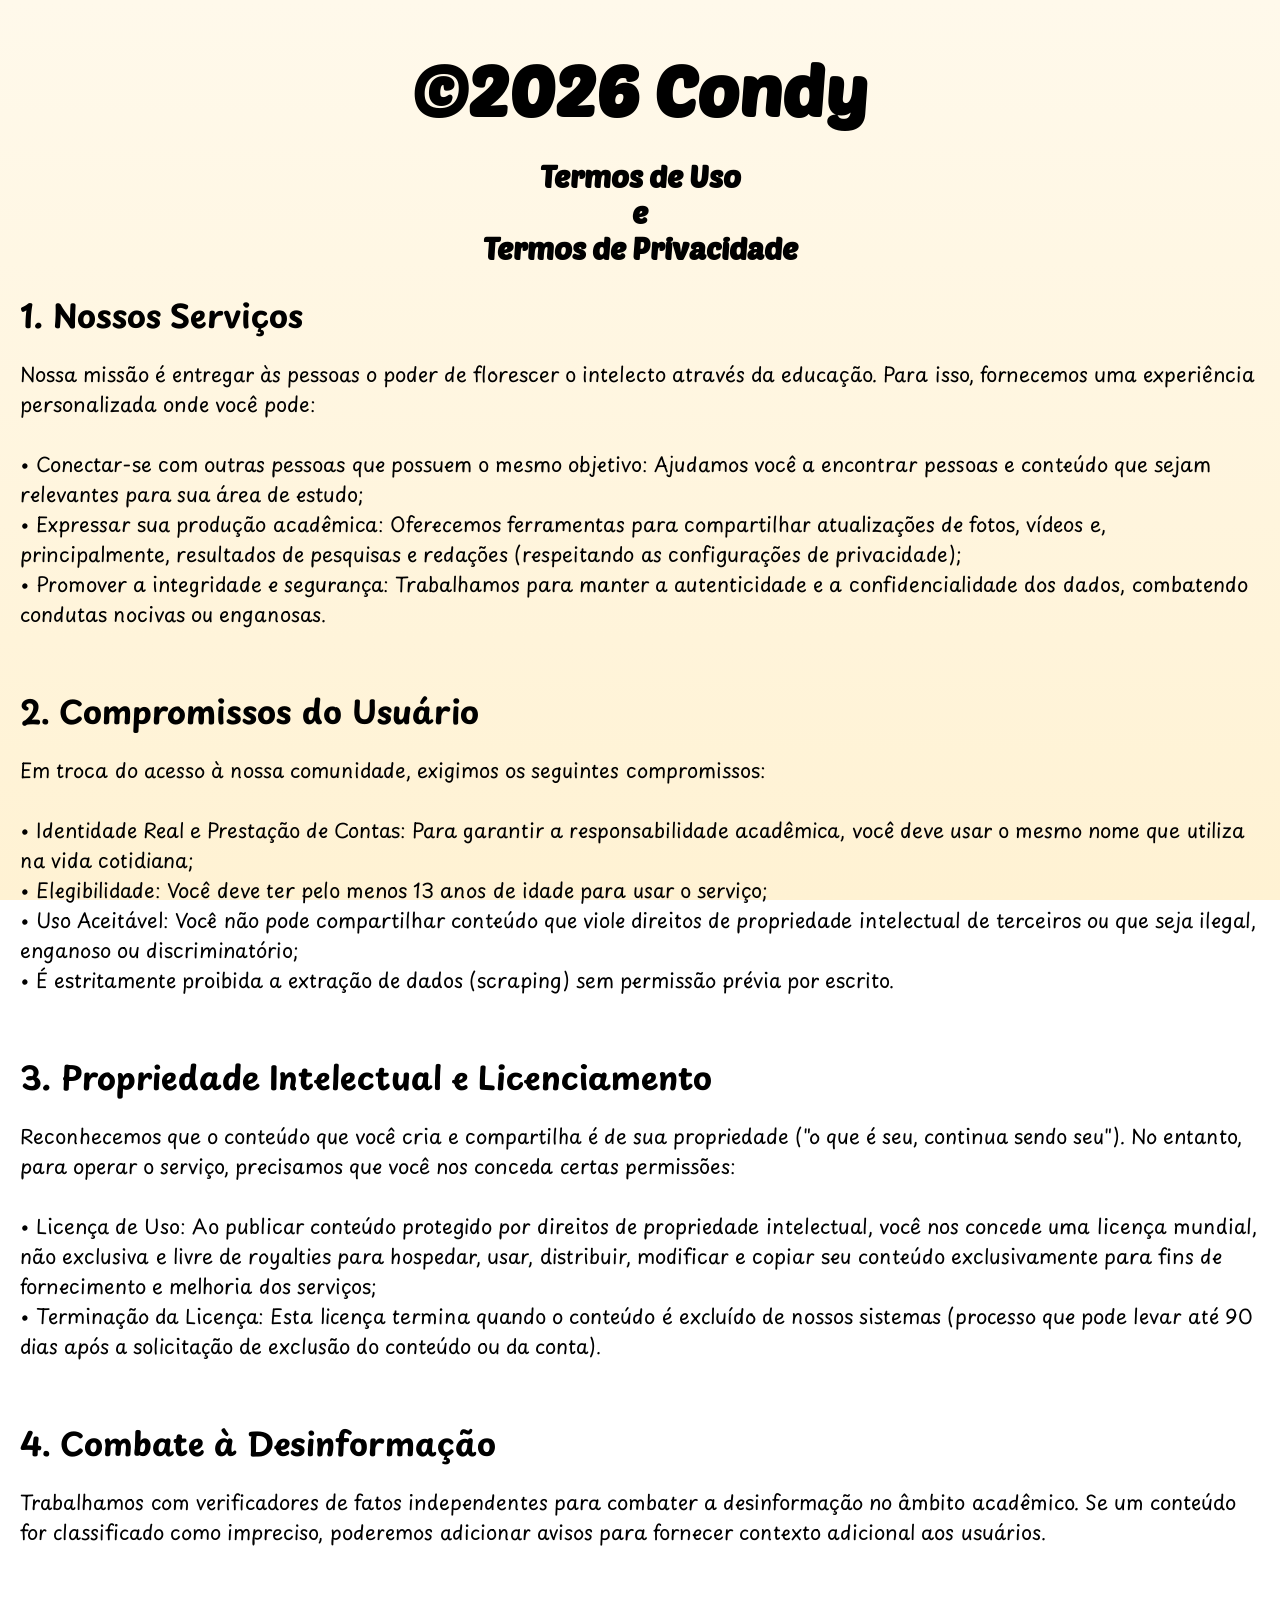
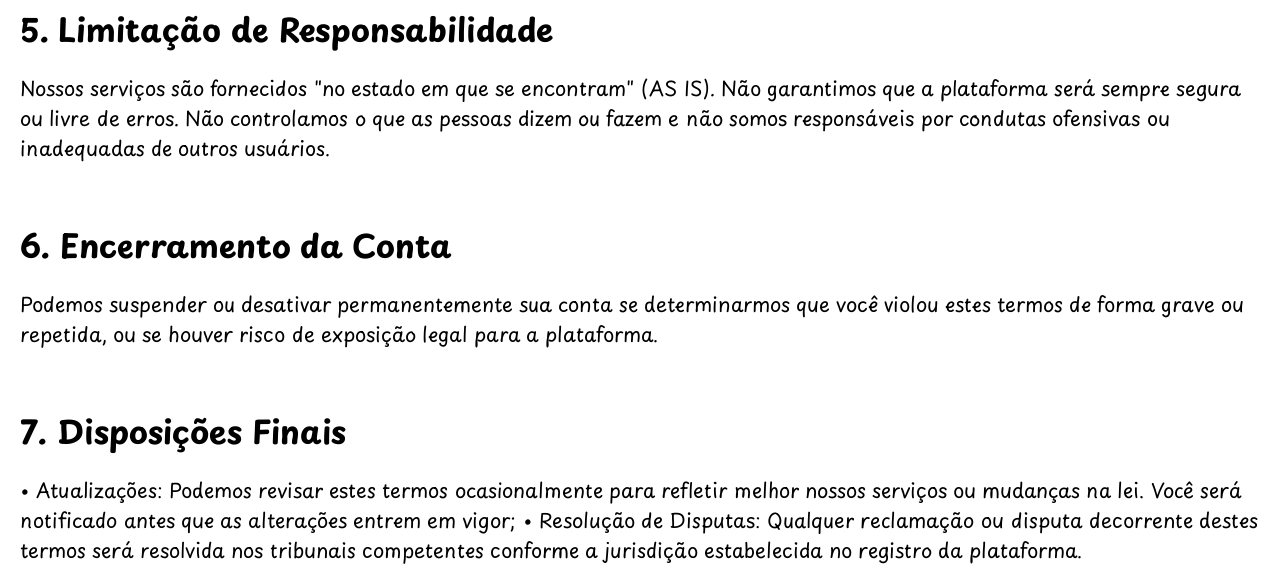
<file: CondyL_16_11/Condy/termos.html>
<!DOCTYPE html>
<html lang="en">
<head>
    <meta charset="UTF-8">
    <meta name="viewport" content="width=device-width, initial-scale=1.0">
    <link rel="stylesheet" href="CSS/termos.css">
    <title>Termos de Uso | Termos de Privacidade</title>
    <link rel="shortcut icon" type="image/png" href="IMAGENS/logo_condy_branco.png">

    <link rel="preconnect" href="https://fonts.googleapis.com">
    <link rel="preconnect" href="https://fonts.gstatic.com" crossorigin>
    <link href="https://fonts.googleapis.com/css2?family=Playpen+Sans:wght@400;500;600;700&family=Poetsen+One&display=swap" rel="stylesheet">
</head>
<body>

    <h1 class="condy">
        ©2026 Condy
    </h1>

    <h2 class="termosdeuso">
        Termos de Uso <br>e <br>Termos de Privacidade
    </h2>

    <h1 class="titulo">
        1. Nossos Serviços
    </h1>

    <p class="texto">
        Nossa missão é entregar às pessoas o poder de florescer o intelecto através da educação. Para isso, fornecemos uma experiência personalizada onde você pode:
        <br>
        <br>
        • Conectar-se com outras pessoas que possuem o mesmo objetivo: Ajudamos você a encontrar pessoas e conteúdo que sejam relevantes para sua área de estudo;
        <br>
        • Expressar sua produção acadêmica: Oferecemos ferramentas para compartilhar atualizações de fotos, vídeos e, principalmente, resultados de pesquisas e redações (respeitando as configurações de privacidade);
        <br>
        • Promover a integridade e segurança: Trabalhamos para manter a autenticidade e a confidencialidade dos dados, combatendo condutas nocivas ou enganosas.
    </p>

    <br>

    <h1 class="titulo">
        2. Compromissos do Usuário
    </h1>

    <p class="texto">
        Em troca do acesso à nossa comunidade, exigimos os seguintes compromissos:
        <br>
        <br>
        • Identidade Real e Prestação de Contas: Para garantir a responsabilidade acadêmica, você deve usar o mesmo nome que utiliza na vida cotidiana;
        <br>
        • Elegibilidade: Você deve ter pelo menos 13 anos de idade para usar o serviço;
        <br>
        • Uso Aceitável: Você não pode compartilhar conteúdo que viole direitos de propriedade intelectual de terceiros ou que seja ilegal, enganoso ou discriminatório;
        <br>
        • É estritamente proibida a extração de dados (scraping) sem permissão prévia por escrito.
    </p>

    <br>

    <h1 class="titulo">
        3. Propriedade Intelectual e Licenciamento
    </h1>

    <p class="texto">
        Reconhecemos que o conteúdo que você cria e compartilha é de sua propriedade ("o que é seu, continua sendo seu"). No entanto, para operar o serviço, precisamos que você nos conceda certas permissões:
        <br>
        <br>
        • Licença de Uso: Ao publicar conteúdo protegido por direitos de propriedade intelectual, você nos concede uma licença mundial, não exclusiva e livre de royalties para hospedar, usar, distribuir, modificar e copiar seu conteúdo exclusivamente para fins de fornecimento e melhoria dos serviços;
        <br>
        • Terminação da Licença: Esta licença termina quando o conteúdo é excluído de nossos sistemas (processo que pode levar até 90 dias após a solicitação de exclusão do conteúdo ou da conta).
    </p>

    <br>

    <h1 class="titulo">
        4. Combate à Desinformação
    </h1>

    <p class="texto">
        Trabalhamos com verificadores de fatos independentes para combater a desinformação no âmbito acadêmico. Se um conteúdo for classificado como impreciso, poderemos adicionar avisos para fornecer contexto adicional aos usuários.
    </p>

    <br>

    <h1 class="titulo">
        5. Limitação de Responsabilidade
    </h1>

    <p class="texto">
        Nossos serviços são fornecidos "no estado em que se encontram" (AS IS). Não garantimos que a plataforma será sempre segura ou livre de erros. Não controlamos o que as pessoas dizem ou fazem e não somos responsáveis por condutas ofensivas ou inadequadas de outros usuários.
    </p>

    <br>

    <h1 class="titulo">
        6. Encerramento da Conta
    </h1>

    <p class="texto">
        Podemos suspender ou desativar permanentemente sua conta se determinarmos que você violou estes termos de forma grave ou repetida, ou se houver risco de exposição legal para a plataforma.
    </p>

    <br>

    <h1 class="titulo">
        7. Disposições Finais
    </h1>

    <p class="texto">
        • Atualizações: Podemos revisar estes termos ocasionalmente para refletir melhor nossos serviços ou mudanças na lei. Você será notificado antes que as alterações entrem em vigor;

        • Resolução de Disputas: Qualquer reclamação ou disputa decorrente destes termos será resolvida nos tribunais competentes conforme a jurisdição estabelecida no registro da plataforma.
    </p>
</file>
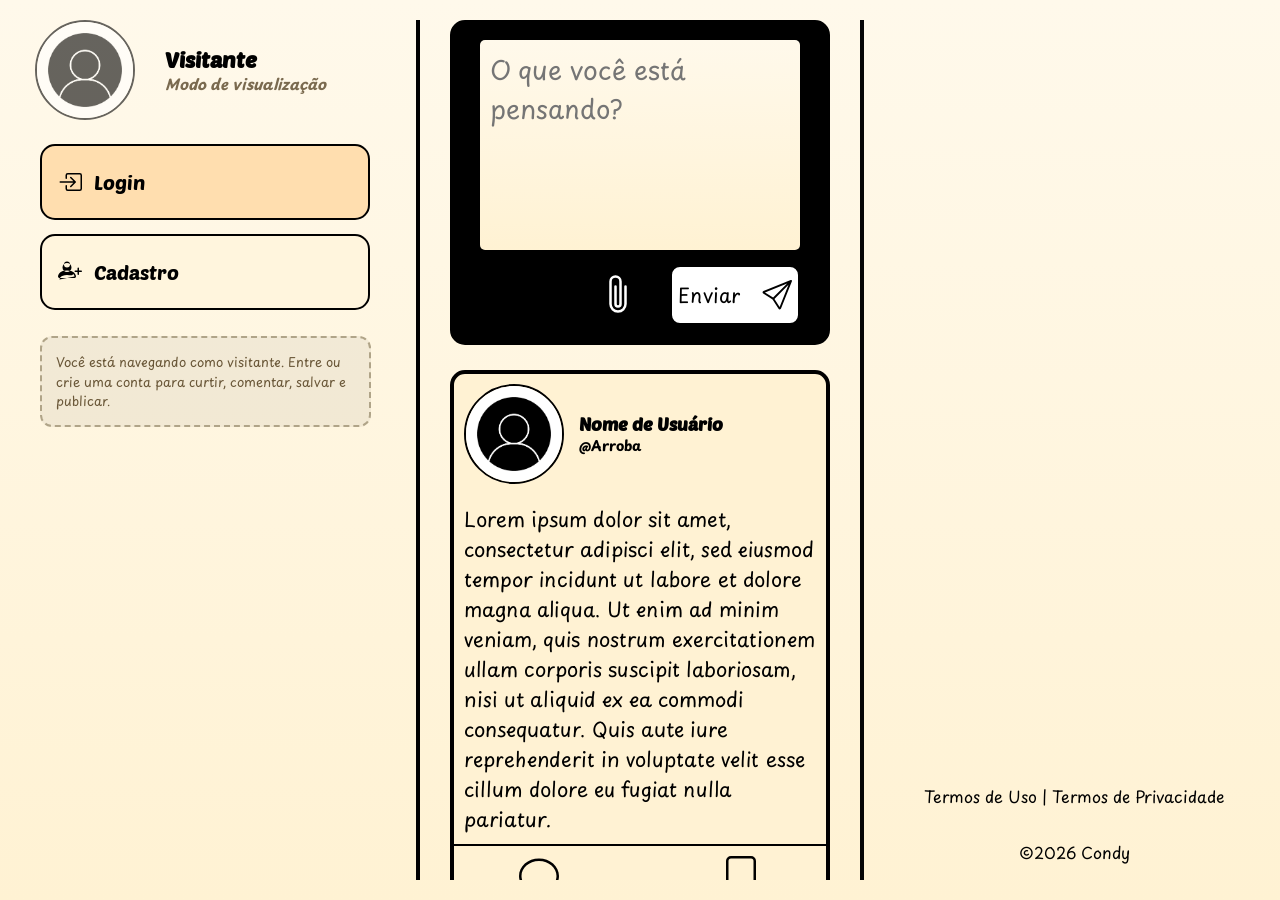
<file: CondyL_16_11/Condy/visitante.html>
<!DOCTYPE html>
<html lang="pt-br">
<head>
    <meta charset="UTF-8">
    <meta name="viewport" content="width=device-width, initial-scale=1.0">
    <link rel="stylesheet" href="CSS/visitante.css">
    <title>Condy - Sua Rede Social Acadêmica</title>
    <link rel="shortcut icon" type="image/png" href="IMAGENS/logo_condy_branco.png">

    <link rel="preconnect" href="https://fonts.googleapis.com">
    <link rel="preconnect" href="https://fonts.gstatic.com" crossorigin>
    <link href="https://fonts.googleapis.com/css2?family=Playpen+Sans:wght@400;500;600;700&family=Poetsen+One&display=swap" rel="stylesheet">
</head>
<body>
    <header>
        <div class="container-LdEsquerdo">
            <div class="foto-perfil-nome">
                <img src="IMAGENS/foto_de_perfil.png" class="foto-perfil" alt="Visitante">
                <div class="info-usuario">
                    <h1 class="nome-do-usuario">Visitante</h1>
                    <h2 class="arroba">Modo de visualização</h2>
                </div>
            </div>

            <div class="opcoes-visitante">
                <a href="index.html" class="botao-login">
                    <svg xmlns="http://www.w3.org/2000/svg" width="24" height="24" fill="currentColor" class="bi bi-box-arrow-in-right" viewBox="0 0 16 16">
                        <path fill-rule="evenodd" d="M6 3.5a.5.5 0 0 1 .5-.5h8a.5.5 0 0 1 .5.5v9a.5.5 0 0 1-.5.5h-8a.5.5 0 0 1-.5-.5v-2a.5.5 0 0 0-1 0v2A1.5 1.5 0 0 0 6.5 14h8a1.5 1.5 0 0 0 1.5-1.5v-9A1.5 1.5 0 0 0 14.5 2h-8A1.5 1.5 0 0 0 5 3.5v2a.5.5 0 0 0 1 0z"/>
                        <path fill-rule="evenodd" d="M11.854 8.354a.5.5 0 0 0 0-.708l-3-3a.5.5 0 1 0-.708.708L10.293 7.5H1.5a.5.5 0 0 0 0 1h8.793l-2.147 2.146a.5.5 0 0 0 .708.708z"/>
                    </svg>
                    Login
                </a>

                <a href="index.html" class="botao-cadastro">
                    <svg xmlns="http://www.w3.org/2000/svg" width="24" height="24" fill="currentColor" class="bi bi-person-plus" viewBox="0 0 16 16">
                        <path d="M6 8a3 3 0 1 0 0-6 3 3 0 0 0 0 6m2-5a2 2 0 1 1-4 0 2 2 0 0 1 4 0m4 8c0 1-1 1-1 1H1s-1 0-1-1 1-4 6-4 6 3 6 4m-1-.004c-.001-.246-.154-.986-.832-1.664C9.516 10.68 8.289 10 6 10s-3.516.68-4.168 1.332c-.678.678-.83 1.418-.832 1.664zM13.5 5a.5.5 0 0 1 .5.5V7h1.5a.5.5 0 0 1 0 1H14v1.5a.5.5 0 0 1-1 0V8h-1.5a.5.5 0 0 1 0-1H13V5.5a.5.5 0 0 1 .5-.5"/>
                    </svg>
                    Cadastro
                </a>
            </div>

            <p class="aviso-sidebar">Você está navegando como visitante. Entre ou crie uma conta para curtir, comentar, salvar e publicar.</p>
        </div>
    </header>

    <main class="conteudo-principal">

        <div class="container-post-preto criar-post">
            <div class="container-post-branco">
                <textarea placeholder="O que você está pensando?" readonly></textarea>
            </div>
            <div class="botao">
                <div class="wrapper-clip">
                    <button class="icone" id="botaoClip">
                        <svg xmlns="http://www.w3.org/2000/svg" width="40" height="40" fill="currentColor" class="bi bi-paperclip" viewBox="0 0 16 16">
                            <path d="M4.5 3a2.5 2.5 0 0 1 5 0v9a1.5 1.5 0 0 1-3 0V5a.5.5 0 0 1 1 0v7a.5.5 0 0 0 1 0V3a1.5 1.5 0 1 0-3 0v9a2.5 2.5 0 0 0 5 0V5a.5.5 0 0 1 1 0v7a3.5 3.5 0 1 1-7 0z"/>
                        </svg>
                    </button>
                </div>
                <button class="enviar" id="botaoEnviarVisitante">
                    <p>Enviar</p>
                    <svg xmlns="http://www.w3.org/2000/svg" width="30" height="30" fill="currentColor" class="bi bi-send" viewBox="0 0 16 16">
                        <path d="M15.854.146a.5.5 0 0 1 .11.54l-5.819 14.547a.75.75 0 0 1-1.329.124l-3.178-4.995L.643 7.184a.75.75 0 0 1 .124-1.33L15.314.037a.5.5 0 0 1 .54.11ZM6.636 10.07l2.761 4.338L14.13 2.576zm6.787-8.201L1.591 6.602l4.339 2.76z"/>
                    </svg>
                </button>
            </div>
        </div>

        <div class="post-preto">
            <div class="foto-perfil-nome-post">
                <img src="IMAGENS/foto_de_perfil.png" class="foto-perfil-post" alt="Foto de Perfil">
                <div class="info-usuario">
                    <h1 class="nome-do-usuario-post">Nome de Usuário</h1>
                    <h2 class="arroba-post">@Arroba</h2>
                </div>
            </div>
            <p>Lorem ipsum dolor sit amet, consectetur adipisci elit, sed eiusmod tempor incidunt ut labore et dolore magna aliqua. Ut enim ad minim veniam, quis nostrum exercitationem ullam corporis suscipit laboriosam, nisi ut aliquid ex ea commodi consequatur. Quis aute iure reprehenderit in voluptate velit esse cillum dolore eu fugiat nulla pariatur.
            </p>

            <div class="post-branco">
                <button class="btn-like">
                    <svg xmlns="http://www.w3.org/2000/svg" width="44" height="44" fill="currentColor" class="bi bi-heart" viewBox="0 0 16 16">
                        <path d="m8 2.748-.717-.737C5.6.281 2.514.878 1.4 3.053c-.523 1.023-.641 2.5.314 4.385.92 1.815 2.834 3.989 6.286 6.357 3.452-2.368 5.365-4.542 6.286-6.357.955-1.886.838-3.362.314-4.385C13.486.878 10.4.28 8.717 2.01zM8 15C-7.333 4.868 3.279-3.04 7.824 1.143q.09.083.176.171a3 3 0 0 1 .176-.17C12.72-3.042 23.333 4.867 8 15"/>
                    </svg>
                    <span class="contador-like">12</span>
                </button>

                <button class="btn-comentario">
                    <svg xmlns="http://www.w3.org/2000/svg" width="44" height="44" fill="currentColor" class="bi bi-chat" viewBox="0 0 16 16">
                        <path d="M2.678 11.894a1 1 0 0 1 .287.801 11 11 0 0 1-.398 2c1.395-.323 2.247-.697 2.634-.893a1 1 0 0 1 .71-.074A8 8 0 0 0 8 14c3.996 0 7-2.807 7-6s-3.004-6-7-6-7 2.808-7 6c0 1.468.617 2.83 1.678 3.894m-.493 3.905a22 22 0 0 1-.713.129c-.2.032-.352-.176-.273-.362a10 10 0 0 0 .244-.637l.003-.01c.248-.72.45-1.548.524-2.319C.743 11.37 0 9.76 0 8c0-3.866 3.582-7 8-7s8 3.134 8 7-3.582 7-8 7a9 9 0 0 1-2.347-.306c-.52.263-1.639.742-3.468 1.105"/>
                    </svg>
                    <span class="contador-comentario">3</span>
                </button>

                <button class="btn-bookmark">
                    <svg xmlns="http://www.w3.org/2000/svg" width="44" height="44" fill="currentColor" class="bi bi-bookmark" viewBox="0 0 16 16">
                        <path d="M2 2a2 2 0 0 1 2-2h8a2 2 0 0 1 2 2v13.5a.5.5 0 0 1-.777.416L8 13.101l-5.223 2.815A.5.5 0 0 1 2 15.5zm2-1a1 1 0 0 0-1 1v12.566l4.723-2.482a.5.5 0 0 1 .554 0L13 14.566V2a1 1 0 0 0-1-1z"/>
                    </svg>
                    <span class="contador-bookmark">0</span>
                </button>

                <button class="btn-compartilhar">
                    <svg xmlns="http://www.w3.org/2000/svg" width="44" height="44" fill="currentColor" class="bi bi-share" viewBox="0 0 16 16">
                        <path d="M13.5 1a1.5 1.5 0 1 0 0 3 1.5 1.5 0 0 0 0-3M11 2.5a2.5 2.5 0 1 1 .603 1.628l-6.718 3.12a2.5 2.5 0 0 1 0 1.504l6.718 3.12a2.5 2.5 0 1 1-.488.876l-6.718-3.12a2.5 2.5 0 1 1 0-3.256l6.718-3.12A2.5 2.5 0 0 1 11 2.5m-8.5 4a1.5 1.5 0 1 0 0 3 1.5 1.5 0 0 0 0-3m11 5.5a1.5 1.5 0 1 0 0 3 1.5 1.5 0 0 0 0-3"/>
                    </svg>
                    <span class="contador-compartilhar">1</span>
                </button>
            </div>
        </div>

        <div class="post-preto">
            <div class="foto-perfil-nome-post">
                <img src="IMAGENS/foto_de_perfil.png" class="foto-perfil-post" alt="Foto de Perfil">
                <div class="info-usuario">
                    <h1 class="nome-do-usuario-post">Nome de Usuário</h1>
                    <h2 class="arroba-post">@Arroba</h2>
                </div>
            </div>
            <p>Excepteur sint obcaecat cupiditat non proident, sunt in culpa qui officia deserunt mollit anim id est laborum. Sed ut perspiciatis unde omnis iste natus error sit voluptatem accusantium doloremque laudantium.
            </p>

            <div class="post-branco">
                <button class="btn-like">
                    <svg xmlns="http://www.w3.org/2000/svg" width="44" height="44" fill="currentColor" class="bi bi-heart" viewBox="0 0 16 16">
                        <path d="m8 2.748-.717-.737C5.6.281 2.514.878 1.4 3.053c-.523 1.023-.641 2.5.314 4.385.92 1.815 2.834 3.989 6.286 6.357 3.452-2.368 5.365-4.542 6.286-6.357.955-1.886.838-3.362.314-4.385C13.486.878 10.4.28 8.717 2.01zM8 15C-7.333 4.868 3.279-3.04 7.824 1.143q.09.083.176.171a3 3 0 0 1 .176-.17C12.72-3.042 23.333 4.867 8 15"/>
                    </svg>
                    <span class="contador-like">7</span>
                </button>

                <button class="btn-comentario">
                    <svg xmlns="http://www.w3.org/2000/svg" width="44" height="44" fill="currentColor" class="bi bi-chat" viewBox="0 0 16 16">
                        <path d="M2.678 11.894a1 1 0 0 1 .287.801 11 11 0 0 1-.398 2c1.395-.323 2.247-.697 2.634-.893a1 1 0 0 1 .71-.074A8 8 0 0 0 8 14c3.996 0 7-2.807 7-6s-3.004-6-7-6-7 2.808-7 6c0 1.468.617 2.83 1.678 3.894m-.493 3.905a22 22 0 0 1-.713.129c-.2.032-.352-.176-.273-.362a10 10 0 0 0 .244-.637l.003-.01c.248-.72.45-1.548.524-2.319C.743 11.37 0 9.76 0 8c0-3.866 3.582-7 8-7s8 3.134 8 7-3.582 7-8 7a9 9 0 0 1-2.347-.306c-.52.263-1.639.742-3.468 1.105"/>
                    </svg>
                    <span class="contador-comentario">1</span>
                </button>

                <button class="btn-bookmark">
                    <svg xmlns="http://www.w3.org/2000/svg" width="44" height="44" fill="currentColor" class="bi bi-bookmark" viewBox="0 0 16 16">
                        <path d="M2 2a2 2 0 0 1 2-2h8a2 2 0 0 1 2 2v13.5a.5.5 0 0 1-.777.416L8 13.101l-5.223 2.815A.5.5 0 0 1 2 15.5zm2-1a1 1 0 0 0-1 1v12.566l4.723-2.482a.5.5 0 0 1 .554 0L13 14.566V2a1 1 0 0 0-1-1z"/>
                    </svg>
                    <span class="contador-bookmark">0</span>
                </button>

                <button class="btn-compartilhar">
                    <svg xmlns="http://www.w3.org/2000/svg" width="44" height="44" fill="currentColor" class="bi bi-share" viewBox="0 0 16 16">
                        <path d="M13.5 1a1.5 1.5 0 1 0 0 3 1.5 1.5 0 0 0 0-3M11 2.5a2.5 2.5 0 1 1 .603 1.628l-6.718 3.12a2.5 2.5 0 0 1 0 1.504l6.718 3.12a2.5 2.5 0 1 1-.488.876l-6.718-3.12a2.5 2.5 0 1 1 0-3.256l6.718-3.12A2.5 2.5 0 0 1 11 2.5m-8.5 4a1.5 1.5 0 1 0 0 3 1.5 1.5 0 0 0 0-3m11 5.5a1.5 1.5 0 1 0 0 3 1.5 1.5 0 0 0 0-3"/>
                    </svg>
                    <span class="contador-compartilhar">0</span>
                </button>
            </div>
        </div>

    </main>

    <footer class="Lado-Direito">
        <div class="geralproa">
            <a href="termos.html" target="_blank">
                <p>Termos de Uso | Termos de Privacidade</p>
            </a>
            <p class="condy">©2026 Condy</p>
        </div>
    </footer>

    <!-- MODAL DE LOGIN NECESSÁRIO -->
    <div class="modal-login-overlay" id="modalLoginOverlay">
        <div class="modal-login-box">
            <button class="modal-login-fechar" id="modalLoginFechar" title="Fechar">
                <svg xmlns="http://www.w3.org/2000/svg" width="20" height="20" fill="currentColor" class="bi bi-x-lg" viewBox="0 0 16 16">
                    <path d="M2.146 2.854a.5.5 0 1 1 .708-.708L8 7.293l5.146-5.147a.5.5 0 0 1 .708.708L8.707 8l5.147 5.146a.5.5 0 0 1-.708.708L8 8.707l-5.146 5.147a.5.5 0 0 1-.708-.708L7.293 8 2.146 2.854Z"/>
                </svg>
            </button>

            <svg xmlns="http://www.w3.org/2000/svg" width="48" height="48" fill="currentColor" class="bi bi-lock icone-login-necessario" viewBox="0 0 16 16">
                <path d="M8 1a2 2 0 0 1 2 2v4H6V3a2 2 0 0 1 2-2m3 6V3a3 3 0 0 0-6 0v4a2 2 0 0 0-2 2v5a2 2 0 0 0 2 2h6a2 2 0 0 0 2-2V9a2 2 0 0 0-2-2M5 8h6a1 1 0 0 1 1 1v5a1 1 0 0 1-1 1H5a1 1 0 0 1-1-1V9a1 1 0 0 1 1-1"/>
            </svg>

            <h3>Entre para continuar</h3>
            <p>Para curtir, comentar, salvar, compartilhar ou publicar, você precisa fazer login ou criar uma conta no Condy.</p>

            <div class="modal-login-botoes">
                <a href="index.html" class="botao-modal-login">Fazer login</a>
                <a href="index.html" class="botao-modal-cadastro">Criar conta</a>
            </div>
        </div>
    </div>

    <script src="JAVASCRIPT/visitante.js"></script>
</body>
</html>
</file>
<file: CondyL_16_11/Condy/CSS/index.css>
* {
    box-sizing: border-box;
}

html {
    color-scheme: light;
}

body {
    margin: 0;
    font-family: 'Playpen Sans', cursive;
    min-height: 100vh;
}

.pagina-login {
    display: flex;
    min-height: 100vh;
}

/* ---------- VITRINE DA MARCA ---------- */

.vitrine-marca {
    position: relative;
    flex: 1.1;
    display: flex;
    align-items: center;
    justify-content: center;
    padding: 60px;
    overflow: hidden;
    cursor: default;

    background-color: #2b2420;
    background-image:
        radial-gradient(circle at 20% 20%, #3a3128, transparent 50%),
        radial-gradient(circle at 80% 80%, #342c24, transparent 50%),
        linear-gradient(to right, transparent 70%, #221208 100%);

    --mouse-x: 50%;
    --mouse-y: 50%;
}

.vitrine-marca::before {
    content: "";
    position: absolute;
    top: 0;
    left: 0;
    width: 100%;
    height: 100%;
    background: radial-gradient(
        circle 280px at var(--mouse-x) var(--mouse-y),
        rgba(255, 222, 175, 0.08),
        transparent 70%
    );
    opacity: 0;
    transition: opacity 0.3s ease;
    pointer-events: none;
    z-index: 0;
}

.vitrine-marca:hover::before {
    opacity: 1;
}

.doodles {
    position: absolute;
    inset: 0;
    pointer-events: none;
    z-index: 0;
}

.doodle {
    position: absolute;
    color: #ffdeaf;
    opacity: 0.18;
}

.doodle-1 { width: 140px; top: 8%; left: 10%; animation: flutuar 7s ease-in-out infinite; }
.doodle-2 { width: 120px; top: 65%; left: 6%; animation: flutuar 8s ease-in-out infinite 1s; }
.doodle-3 { width: 100px; top: 12%; right: 12%; animation: flutuar 6.5s ease-in-out infinite 0.5s; }
.doodle-4 { width: 160px; bottom: 8%; right: 8%; animation: flutuar 9s ease-in-out infinite 1.5s; }
.doodle-5 { width: 70px; top: 48%; right: 30%; animation: girar 14s linear infinite; }
.doodle-6 { width: 110px; bottom: 18%; left: 20%; animation: flutuar 7.5s ease-in-out infinite 0.8s; }
.doodle-7 { width: 90px; top: 35%; left: 42%; animation: flutuar 8.5s ease-in-out infinite 1.2s; }

@keyframes flutuar {
    0%, 100% { transform: translateY(0) rotate(0deg); }
    50% { transform: translateY(-14px) rotate(3deg); }
}

@keyframes girar {
    from { transform: rotate(0deg); }
    to { transform: rotate(360deg); }
}

.conteudo-vitrine {
    position: relative;
    z-index: 1;
    max-width: 480px;
    text-align: left;
}

.logo-vitrine {
    width: 90px;
    margin-bottom: 36px;
    filter: brightness(0) invert(1);
    opacity: 0.95;
}

.titulo-vitrine {
    font-family: 'Poetsen One', cursive;
    font-size: 40px;
    line-height: 1.25;
    color: #fff5dd;
    margin: 0 0 20px 0;
}

.linha-titulo {
    display: block;
    opacity: 0;
    transform: translateY(14px);
    animation: revelarLinha 0.6s ease forwards;
    animation-delay: var(--atraso);
}

@keyframes revelarLinha {
    to {
        opacity: 1;
        transform: translateY(0);
    }
}

.subtitulo-vitrine {
    font-size: 17px;
    line-height: 1.6;
    color: #d8cdb8;
    margin: 0;
    opacity: 0;
    animation: revelarLinha 0.6s ease forwards;
    animation-delay: 0.85s;
}

/* ---------- ÁREA DE AUTENTICAÇÃO ---------- */

.area-autenticacao {
    position: relative;
    flex: 0.9;
    display: flex;
    flex-direction: column;
    align-items: center;
    justify-content: flex-start;
    padding: 30px 30px 20px 30px;
    overflow: hidden;
    cursor: default;

    background-color: #faecd7;
    background-image:
        linear-gradient(#fff5dd, #ffeec7),
        url("https://www.transparenttextures.com/patterns/clean-gray-paper.png"),
        linear-gradient(to left, transparent 70%, rgba(34, 18, 8, 0.12) 100%);
    background-repeat: repeat, repeat, no-repeat;
    background-size: auto, auto, 100% 100%;

    --mouse-x: 50%;
    --mouse-y: 50%;
}

.area-autenticacao::before {
    content: "";
    position: absolute;
    top: 0;
    left: 0;
    width: 100%;
    height: 100%;
    background: radial-gradient(
        circle 280px at var(--mouse-x) var(--mouse-y),
        rgba(34, 18, 8, 0.07),
        transparent 70%
    );
    opacity: 0;
    transition: opacity 0.3s ease;
    pointer-events: none;
    z-index: 0;
}

.area-autenticacao:hover::before {
    opacity: 1;
}

.doodles-claro {
    z-index: 0;
}

.doodles-claro .doodle {
    color: #2b2420;
    opacity: 0.08;
}

.doodle-a { width: 110px; top: 10%; left: 8%; animation: flutuar 7.2s ease-in-out infinite 0.3s; }
.doodle-b { width: 90px; bottom: 12%; left: 12%; animation: girar 16s linear infinite; }
.doodle-c { width: 120px; top: 14%; right: 10%; animation: flutuar 8s ease-in-out infinite 1s; }
.doodle-d { width: 85px; bottom: 10%; right: 8%; animation: flutuar 6.8s ease-in-out infinite 0.6s; }
.doodle-e { width: 95px; top: 55%; right: 22%; animation: flutuar 9s ease-in-out infinite 1.4s; }

.cartao-autenticacao {
    position: relative;
    z-index: 1;
    background-color: #fff5dd;
    border: 2px solid #2b2b2b;
    border-radius: 6px;
    width: 440px;
    max-width: 100%;
    box-shadow: 6px 6px 0 #2b2b2b;
    overflow: hidden;
    margin-top: auto;
    margin-bottom: auto;
}

.seletor-abas {
    display: flex;
}

.botao-aba {
    flex: 1;
    font-family: 'Poetsen One', cursive;
    font-size: 17px;
    padding: 16px 0;
    border: none;
    border-bottom: 2px solid #2b2b2b;
    background-color: #f0e0c0;
    cursor: pointer;
    transition: background-color 0.2s ease;
}

.botao-aba:not(:last-child) {
    border-right: 2px solid #2b2b2b;
}

.botao-aba:hover {
    background-color: #e8d4a8;
}

.botao-aba.ativo {
    background-color: #fff5dd;
    border-bottom-color: transparent;
}

.formulario-autenticacao {
    display: none;
    flex-direction: column;
    gap: 10px;
    padding: 32px 40px 36px 40px;

    opacity: 0;
    transform: translateY(8px);
    transition: opacity 0.25s ease, transform 0.25s ease;
}

.formulario-autenticacao.ativo {
    display: flex;
}

.formulario-autenticacao.mostrar {
    opacity: 1;
    transform: translateY(0);
}

.formulario-autenticacao h2 {
    font-family: 'Poetsen One', cursive;
    font-size: 22px;
    text-align: left;
    margin: 0 0 14px 0;
}

.formulario-autenticacao label {
    font-family: 'Playpen Sans', cursive;
    font-weight: 600;
    font-size: 14px;
    margin-top: 6px;
    color: #4a4a4a;
}

.formulario-autenticacao input[type="text"],
.formulario-autenticacao input[type="password"],
.formulario-autenticacao input[type="date"] {
    height: 42px;
    border: none;
    border-bottom: 2px solid #b0a488;
    border-radius: 0;
    padding: 0 4px;
    font-family: 'Playpen Sans', cursive;
    font-size: 16px;
    outline: none;
    background-color: transparent;
    color: #2b2420;
    caret-color: #2b2420;
    transition: border-color 0.2s ease;
}

.formulario-autenticacao input[type="text"]:focus,
.formulario-autenticacao input[type="password"]:focus,
.formulario-autenticacao input[type="date"]:focus {
    border-bottom-color: #2b2b2b;
}

.formulario-autenticacao input.campo-invalido {
    border-bottom-color: #b23b2e;
}

.mensagem-erro {
    color: #b23b2e;
    font-size: 12px;
    line-height: 1.4;
    margin: 2px 0 0 0;
    min-height: 15px;
    display: none;
}

.mensagem-erro.ativo {
    display: block;
}

/* dica das regras da senha (sempre visível no cadastro) */
.dica-senha {
    font-family: 'Playpen Sans', cursive;
    font-size: 12px;
    line-height: 1.4;
    color: #7a6a4f;
    margin: 2px 0 0 0;
}

/* ---------- ESQUECI MINHA SENHA ---------- */

.esqueci-senha {
    text-align: right;
    margin: 2px 0 0 0;
    font-size: 13px;
}

.esqueci-senha span {
    color: #8a6b3f;
    cursor: pointer;
    text-decoration: underline;
}

.esqueci-senha span:hover {
    color: #5c4726;
}

/* ---------- ACEITE DOS TERMOS (cadastro) ---------- */

.aceite-termos {
    display: flex;
    align-items: flex-start;
    gap: 8px;
    margin-top: 14px;
}

.aceite-termos input[type="checkbox"] {
    margin-top: 3px;
    width: 16px;
    height: 16px;
    flex-shrink: 0;
    cursor: pointer;
    accent-color: #2b2420;
}

.aceite-termos label {
    font-family: 'Playpen Sans', cursive;
    font-size: 13px;
    font-weight: 400;
    color: #4a4a4a;
    line-height: 1.4;
    margin: 0;
}

.link-termos,
.link-termos:visited {
    color: #8a6b3f;
    text-decoration: underline;
    cursor: pointer;
    font-weight: 600;
}

.link-termos:hover {
    color: #5c4726;
}

/* ---------- BOTÕES ---------- */

.botao-enviar {
    margin-top: 18px;
    height: 46px;
    border: 2px solid #2b2b2b;
    border-radius: 6px;
    background-color: #ffdeaf;
    font-family: 'Poetsen One', cursive;
    font-size: 16px;
    cursor: pointer;
    box-shadow: 3px 3px 0 #2b2b2b;
    transition: background-color 0.15s ease, transform 0.1s ease, box-shadow 0.1s ease;
}

.botao-enviar:hover {
    background-color: #ffc778;
}

.botao-enviar:active {
    transform: translate(3px, 3px);
    box-shadow: 0 0 0 #2b2b2b;
}

.trocar-aba {
    text-align: center;
    font-size: 13px;
    margin-top: 16px;
    margin-bottom: 0;
    color: #4a4a4a;
}

.trocar-aba span {
    color: #8a6b3f;
    cursor: pointer;
    text-decoration: underline;
    font-weight: 600;
}

.trocar-aba span:hover {
    color: #5c4726;
}

/* ---------- RODAPÉ ---------- */

.rodape-login {
    position: relative;
    z-index: 1;
    width: 100%;
    margin-top: 30px;

    display: flex;
    flex-wrap: wrap;
    justify-content: center;
    align-items: center;
    gap: 8px;

    font-family: 'Playpen Sans', cursive;
    font-size: 12px;
    color: #8a7a5c;
    padding: 0 20px;
}

.rodape-login a {
    color: #8a7a5c;
    text-decoration: none;
}

.rodape-login a:hover {
    color: #5c4726;
    text-decoration: underline;
}

.rodape-login .separador {
    color: #c3b596;
}

.rodape-login .copyright {
    color: #8a7a5c;
}

/* ---------- MODAL DE RECUPERAÇÃO DE SENHA ---------- */

.modal-senha-overlay {
    display: none;
    position: fixed;
    top: 0;
    left: 0;
    width: 100%;
    height: 100%;
    background-color: rgba(34, 18, 8, 0.55);
    z-index: 500;

    justify-content: center;
    align-items: center;

    opacity: 0;
    transition: opacity 0.2s ease;
}

.modal-senha-overlay.ativo {
    display: flex;
    opacity: 1;
}

.modal-senha-box {
    position: relative;
    background-color: #fff5dd;
    border: 2px solid #2b2b2b;
    border-radius: 6px;
    box-shadow: 6px 6px 0 #2b2b2b;
    padding: 36px;
    width: 400px;
    max-width: 90vw;

    transform: scale(0.95);
    opacity: 0;
    transition: transform 0.2s ease, opacity 0.2s ease;
}

.modal-senha-overlay.ativo .modal-senha-box {
    transform: scale(1);
    opacity: 1;
}

.modal-senha-fechar {
    position: absolute;
    top: 14px;
    right: 14px;
    background: transparent;
    border: none;
    cursor: pointer;
    color: #2b2420;
    display: flex;
    align-items: center;
    justify-content: center;
}

.modal-senha-fechar:hover {
    color: #5c4726;
}

.modal-senha-passo {
    text-align: center;
}

.modal-senha-passo h3 {
    font-family: 'Poetsen One', cursive;
    font-size: 20px;
    margin: 0 0 10px 0;
}

.modal-senha-texto {
    font-family: 'Playpen Sans', cursive;
    font-size: 14px;
    color: #4a4a4a;
    line-height: 1.5;
    margin: 0 0 18px 0;
}

.modal-senha-passo label {
    display: block;
    text-align: left;
    font-family: 'Playpen Sans', cursive;
    font-weight: 600;
    font-size: 14px;
    margin-bottom: 6px;
    color: #4a4a4a;
}

.modal-senha-passo input {
    width: 100%;
    height: 42px;
    border: none;
    border-bottom: 2px solid #b0a488;
    padding: 0 4px;
    font-family: 'Playpen Sans', cursive;
    font-size: 16px;
    outline: none;
    background-color: transparent;
    color: #2b2420;
    caret-color: #2b2420;
    text-align: left;
    transition: border-color 0.2s ease;
}

.modal-senha-passo input:focus {
    border-bottom-color: #2b2b2b;
}

.modal-senha-passo input.campo-invalido {
    border-bottom-color: #b23b2e;
}

.modal-senha-passo .mensagem-erro {
    text-align: left;
}

.modal-senha-passo .botao-enviar {
    width: 100%;
    margin-top: 20px;
}

.icone-confirmacao {
    color: #8a6b3f;
    margin-bottom: 10px;
}

/* ---------- MODAL DE VERIFICAÇÃO DE IDADE ---------- */

.modal-idade-overlay {
    display: none;
    position: fixed;
    top: 0;
    left: 0;
    width: 100%;
    height: 100%;
    background-color: rgba(34, 18, 8, 0.7);
    z-index: 900;

    justify-content: center;
    align-items: center;

    opacity: 0;
    transition: opacity 0.2s ease;
}

.modal-idade-overlay.ativo {
    display: flex;
    opacity: 1;
}

.modal-idade-box {
    background-color: #fff5dd;
    border: 2px solid #2b2b2b;
    border-radius: 6px;
    box-shadow: 6px 6px 0 #2b2b2b;
    padding: 40px;
    width: 400px;
    max-width: 90vw;
    text-align: center;

    transform: scale(0.95);
    opacity: 0;
    transition: transform 0.2s ease, opacity 0.2s ease;
}

.modal-idade-overlay.ativo .modal-idade-box {
    transform: scale(1);
    opacity: 1;
}

.icone-idade {
    color: #8a6b3f;
    margin-bottom: 12px;
}

.modal-idade-box h3 {
    font-family: 'Poetsen One', cursive;
    font-size: 22px;
    margin: 0 0 10px 0;
}

.modal-idade-box p {
    font-family: 'Playpen Sans', cursive;
    font-size: 14px;
    color: #4a4a4a;
    line-height: 1.5;
    margin: 0 0 24px 0;
}

.modal-idade-botoes {
    display: flex;
    gap: 12px;
}

.modal-idade-botoes button {
    flex: 1;
    height: 46px;
    border: 2px solid #2b2b2b;
    border-radius: 6px;
    font-family: 'Poetsen One', cursive;
    font-size: 16px;
    cursor: pointer;
    transition: background-color 0.15s ease, transform 0.1s ease, box-shadow 0.1s ease;
}

.botao-idade-sim {
    background-color: #ffdeaf;
    box-shadow: 3px 3px 0 #2b2b2b;
}

.botao-idade-sim:hover {
    background-color: #ffc778;
}

.botao-idade-sim:active {
    transform: translate(3px, 3px);
    box-shadow: 0 0 0 #2b2b2b;
}

.botao-idade-nao {
    background-color: white;
}

.botao-idade-nao:hover {
    background-color: rgb(235, 235, 235);
}

/* ---------- TELA DE BLOQUEIO ---------- */

.tela-bloqueio {
    display: none;
    position: fixed;
    top: 0;
    left: 0;
    width: 100%;
    height: 100%;
    background-color: #2b2420;
    z-index: 1000;

    justify-content: center;
    align-items: center;
}

.tela-bloqueio.ativo {
    display: flex;
}

.bloqueio-box {
    text-align: center;
    max-width: 420px;
    padding: 20px;
}

.icone-bloqueio {
    color: #ff9494;
    margin-bottom: 16px;
}

.bloqueio-box h2 {
    font-family: 'Poetsen One', cursive;
    font-size: 26px;
    color: #fff5dd;
    margin: 0 0 14px 0;
}

.bloqueio-box p {
    font-family: 'Playpen Sans', cursive;
    font-size: 15px;
    color: #d8cdb8;
    line-height: 1.6;
    margin: 0;
}

/* ---------- MODAL DE TERMOS ---------- */

.modal-termos-overlay {
    display: none;
    position: fixed;
    top: 0;
    left: 0;
    width: 100%;
    height: 100%;
    background-color: rgba(34, 18, 8, 0.6);
    z-index: 600;

    justify-content: center;
    align-items: center;
    padding: 40px 20px;

    opacity: 0;
    transition: opacity 0.2s ease;
}

.modal-termos-overlay.ativo {
    display: flex;
    opacity: 1;
}

.modal-termos-box {
    position: relative;
    background-color: #fff5dd;
    border: 2px solid #2b2b2b;
    border-radius: 6px;
    box-shadow: 6px 6px 0 #2b2b2b;
    width: 600px;
    max-width: 100%;
    max-height: 80vh;

    transform: scale(0.95);
    opacity: 0;
    transition: transform 0.2s ease, opacity 0.2s ease;
}

.modal-termos-overlay.ativo .modal-termos-box {
    transform: scale(1);
    opacity: 1;
}

.modal-termos-fechar {
    position: absolute;
    top: 14px;
    right: 14px;
    background: white;
    border: 2px solid #2b2b2b;
    border-radius: 50%;
    width: 34px;
    height: 34px;
    display: flex;
    align-items: center;
    justify-content: center;
    cursor: pointer;
    color: #2b2420;
    z-index: 2;
}

.modal-termos-fechar:hover {
    background-color: rgb(235, 235, 235);
}

.modal-termos-conteudo {
    padding: 40px 36px;
    max-height: 80vh;
    overflow-y: auto;
    scrollbar-width: thin;
}

.modal-termos-marca {
    text-align: center;
    font-family: 'Poetsen One', cursive;
    font-size: 26px;
    margin: 0 0 6px 0;
}

.modal-termos-conteudo h2 {
    text-align: center;
    font-family: 'Poetsen One', cursive;
    font-size: 18px;
    line-height: 1.4;
    margin: 0 0 26px 0;
    padding-bottom: 20px;
    border-bottom: 2px solid #2b2420;
}

.modal-termos-conteudo h3 {
    font-family: 'Poetsen One', cursive;
    font-size: 17px;
    margin: 22px 0 8px 0;
}

.modal-termos-conteudo h3:first-of-type {
    margin-top: 0;
}

.modal-termos-conteudo p {
    font-family: 'Playpen Sans', cursive;
    font-size: 15px;
    line-height: 1.6;
    color: #3a3128;
    margin: 0 0 10px 0;
}

/* ---------- RESPONSIVO ---------- */

@media (max-width: 900px) {
    .pagina-login {
        flex-direction: column;
    }

    .vitrine-marca {
        padding: 40px 30px;
        min-height: 260px;
    }

    .titulo-vitrine {
        font-size: 28px;
    }

    .area-autenticacao {
        padding: 30px 20px 24px 20px;
    }

    .rodape-login {
        margin-top: 20px;
        font-size: 11px;
    }
}
</file>
<file: CondyL_16_11/Condy/CSS/configuracoes.css>
* {
    box-sizing: border-box;
}

html, body {
    margin: 0;
    height: 100%;
    overflow: hidden;
}

body {
    background-image:
        linear-gradient(#fff9eb, #fff2d3),
        url("https://www.transparenttextures.com/patterns/clean-gray-paper.png");
    background-repeat: repeat;
    background-size: auto;
    background-attachment: fixed;
}

hr {
    background-color: #000000;
    margin-top: 40px;
    max-width: 350px;
}

/* ---------- LADO ESQUERDO ---------- */

.container-LdEsquerdo {
    position: fixed;
    top: 20px;
    left: 20px;
    width: 400px;
    height: calc(100vh - 40px);
    overflow-y: auto;
    padding-right: 25px;
    border-right: 4px solid #000000;
}

.foto-perfil {
    width: 100px;
    height: 100px;
    object-fit: cover;
    border-radius: 100%;
    flex-shrink: 0;
}

.foto-perfil-nome {
    display: flex;
    align-items: center;
    gap: 15px;
    margin-left: 14.5px;
}

.foto-perfil-nome img {
    border: 2px solid #000000;
    border-radius: 50%;
}

.info-usuario {
    display: flex;
    flex-direction: column;
}

.nome-do-usuario {
    font-family: 'Poetsen One', cursive;
    font-size: 22px;
    margin: 0;
    margin-left: 15px;
}

.arroba {
    font-family: 'Playpen Sans', cursive;
    margin: 0;
    margin-left: 15px;
    font-size: 18px;
    color: rgb(0, 0, 0);
}

svg {
    color: rgb(0, 0, 0);
}

.opcoes {
    margin-top: 20px;
}

.opcoes a {
    display: block;
    width: 330px;
    height: 76px;
    margin-left: 20px;
    background-color: #ffdeaf;
    border-radius: 15px;
    text-decoration: none;
    overflow: hidden;
}

.opcoes .configuracao {
    font-family: 'Poetsen One', cursive;
    background-color: #ffd190;
    display: flex;
    align-items: center;
    gap: 10px;
}

.opcoes .inicio, .opcoes .perfil, .opcoes .notificacao,
.opcoes .salvos, .opcoes .sair {
    font-family: 'Poetsen One', cursive;
    display: flex;
    align-items: center;
    gap: 10px;
}

.opcoes svg {
    margin-left: 10px;
}

.opcoes button {
    width: 100%;
    height: 100%;
    padding-left: 8px;
    text-align: left;
    font-family: "Inter", sans-serif;
    font-size: 30px;
    color: rgb(0, 0, 0);
    background-color: transparent;
    border: none;
    border-radius: 15px;
    cursor: pointer;
    transition: transform 0.3s ease;
}

.opcoes button:hover {
    background-color: #ffdeaf;
    transform: translateX(6px);
}

/* ---------- MEIO ---------- */

.conteudo-principal {
    box-sizing: border-box;
    margin-left: 440px;
    margin-right: 440px;
    margin-top: 20px;

    width: auto;
    max-width: none;

    height: calc(100vh - 40px);
    max-height: calc(100vh - 40px);

    overflow-y: auto;
    overflow-x: hidden;

    scrollbar-width: none;
    -ms-overflow-style: none;
}

.conteudo-principal::-webkit-scrollbar {
    display: none;
}

.cartao-configuracoes {
    background-color: #fff2d3;
    border: 4px solid black;
    border-radius: 15px;
    width: 100%;
    padding: 25px 30px;
    margin-bottom: 20px;
}

.titulo-configuracoes {
    font-family: 'Poetsen One', cursive;
    font-size: 22px;
    margin: 0 0 16px 0;
}

.secao-config {
    margin-bottom: 20px;
}

.secao-config:last-child {
    margin-bottom: 0;
}

.secao-config h2 {
    font-family: 'Poetsen One', cursive;
    font-size: 17px;
    margin: 0 0 8px 0;
    padding-bottom: 5px;
    border-bottom: 2px solid black;
}

.linha-config {
    display: flex;
    align-items: center;
    justify-content: space-between;
    gap: 20px;
    padding: 10px 0;
    border-bottom: 2px solid rgba(0, 0, 0, 0.08);
}

.linha-config:last-child {
    border-bottom: none;
}

.info-linha-config {
    display: flex;
    flex-direction: column;
    gap: 3px;
    flex: 1;
    min-width: 0;
}

.rotulo-config {
    font-family: 'Playpen Sans', cursive;
    font-weight: 600;
    font-size: 15px;
}

.descricao-config {
    font-family: 'Playpen Sans', cursive;
    font-size: 12px;
    color: #7a6a4f;
    line-height: 1.3;
}

/* botões secundários */

.botao-config-secundario {
    flex-shrink: 0;
    font-family: 'Poetsen One', cursive;
    font-size: 14px;
    padding: 8px 16px;
    background-color: #ffdeaf;
    border: 2px solid black;
    border-radius: 10px;
    cursor: pointer;
    text-decoration: none;
    color: black;
    transition: background-color 0.2s ease, transform 0.15s ease;
}

.botao-config-secundario:hover {
    background-color: #ffc778;
}

.botao-config-secundario:active {
    transform: scale(0.96);
}

/* interruptores (switch) */

.interruptor {
    position: relative;
    display: inline-block;
    width: 54px;
    height: 30px;
    flex-shrink: 0;
    cursor: pointer;
}

.interruptor input {
    opacity: 0;
    width: 0;
    height: 0;
}

.trilho {
    position: absolute;
    top: 0; left: 0; right: 0; bottom: 0;
    background-color: #e0d5bd;
    border: 2px solid black;
    border-radius: 32px;
    transition: background-color 0.25s ease;
}

.trilho::before {
    content: "";
    position: absolute;
    width: 22px;
    height: 22px;
    left: 3px;
    top: 50%;
    transform: translateY(-50%);
    background-color: white;
    border: 2px solid black;
    border-radius: 50%;
    transition: transform 0.25s ease;
}

.interruptor input:checked + .trilho {
    background-color: #ffc778;
}

.interruptor input:checked + .trilho::before {
    transform: translateY(-50%) translateX(24px);
}

.interruptor.desativado {
    cursor: not-allowed;
    opacity: 0.6;
}

.interruptor.desativado .trilho {
    cursor: not-allowed;
}

.interruptor input:disabled + .trilho {
    background-color: #ffc778;
}

/* zona de perigo */

.zona-perigo h2 {
    color: #b23b2e;
    border-bottom-color: #b23b2e;
}

.botao-perigo {
    flex-shrink: 0;
    font-family: 'Poetsen One', cursive;
    font-size: 14px;
    padding: 8px 16px;
    background-color: #ff8080;
    border: 2px solid black;
    border-radius: 10px;
    cursor: pointer;
    transition: background-color 0.2s ease, transform 0.15s ease;
}

.botao-perigo:hover {
    background-color: #ff5c5c;
}

.botao-perigo:active {
    transform: scale(0.96);
}

/* ---------- MODAL DE CONFIRMAÇÃO ---------- */

.modal-confirmacao-overlay {
    display: none;
    position: fixed;
    top: 0; left: 0;
    width: 100%; height: 100%;
    background-color: rgba(0, 0, 0, 0.6);
    z-index: 400;
    justify-content: center;
    align-items: center;
    opacity: 0;
    transition: opacity 0.2s ease;
}

.modal-confirmacao-overlay.ativo {
    display: flex;
    opacity: 1;
}

.modal-confirmacao-box {
    background-color: #fff5dd;
    border: 2px solid black;
    border-radius: 15px;
    padding: 24px;
    max-width: 380px;
    width: 90%;
    transform: scale(0.9);
    opacity: 0;
    transition: transform 0.2s ease, opacity 0.2s ease;
}

.modal-confirmacao-overlay.ativo .modal-confirmacao-box {
    transform: scale(1);
    opacity: 1;
}

.modal-confirmacao-box p {
    font-family: 'Playpen Sans', cursive;
    font-size: 18px;
    margin: 0 0 20px 0;
    text-align: center;
}

.modal-confirmacao-botoes {
    display: flex;
    gap: 12px;
    justify-content: center;
}

.modal-confirmacao-botoes button {
    font-family: 'Playpen Sans', cursive;
    font-size: 16px;
    padding: 10px 20px;
    border-radius: 10px;
    cursor: pointer;
    border: 2px solid black;
}

.btn-cancelar-confirmacao {
    background-color: white;
}

.btn-cancelar-confirmacao:hover {
    background-color: rgb(230, 230, 230);
}

.btn-confirmar-confirmacao {
    background-color: #ff8080;
}

.btn-confirmar-confirmacao:hover {
    background-color: #ff5c5c;
}

/* ---------- MODAL: VERIFICAÇÃO DE IDADE (documentos) ---------- */

.modal-documento-overlay {
    display: none;
    position: fixed;
    top: 0;
    left: 0;
    width: 100%;
    height: 100%;
    background-color: rgba(34, 18, 8, 0.6);
    z-index: 450;
    justify-content: center;
    align-items: center;
    padding: 30px 20px;
    opacity: 0;
    transition: opacity 0.2s ease;
}

.modal-documento-overlay.ativo {
    display: flex;
    opacity: 1;
}

.modal-documento-box {
    position: relative;
    background-color: #fff5dd;
    border: 2px solid #2b2b2b;
    border-radius: 6px;
    box-shadow: 6px 6px 0 #2b2b2b;
    padding: 36px;
    width: 480px;
    max-width: 100%;
    max-height: 90vh;
    overflow-y: auto;
    scrollbar-width: thin;

    transform: scale(0.95);
    opacity: 0;
    transition: transform 0.2s ease, opacity 0.2s ease;
}

.modal-documento-overlay.ativo .modal-documento-box {
    transform: scale(1);
    opacity: 1;
}

.modal-documento-fechar {
    position: absolute;
    top: 14px;
    right: 14px;
    background: white;
    border: 2px solid #2b2b2b;
    border-radius: 50%;
    width: 34px;
    height: 34px;
    display: flex;
    align-items: center;
    justify-content: center;
    cursor: pointer;
    color: #2b2420;
}

.modal-documento-fechar:hover {
    background-color: rgb(235, 235, 235);
}

.modal-documento-passo h3 {
    font-family: 'Poetsen One', cursive;
    font-size: 22px;
    margin: 0 0 10px 0;
}

.modal-documento-texto {
    font-family: 'Playpen Sans', cursive;
    font-size: 14px;
    line-height: 1.5;
    color: #4a4a4a;
    margin: 0 0 20px 0;
}

.rotulo-documento {
    display: block;
    font-family: 'Playpen Sans', cursive;
    font-weight: 600;
    font-size: 14px;
    color: #4a4a4a;
    margin: 14px 0 6px 0;
}

.campo-documento {
    width: 100%;
    height: 44px;
    padding: 0 12px;
    border: 2px solid #2b2b2b;
    border-radius: 6px;
    background-color: white;
    font-family: 'Playpen Sans', cursive;
    font-size: 15px;
    color: #2b2420;
    outline: none;
    cursor: pointer;
}

.campo-documento.invalido {
    border-color: #b23b2e;
}

.mensagem-erro-documento {
    display: none;
    margin: 6px 0 0 0;
    font-family: 'Playpen Sans', cursive;
    font-size: 12px;
    line-height: 1.4;
    color: #b23b2e;
}

.mensagem-erro-documento.ativo {
    display: block;
}

.area-upload {
    display: flex;
    flex-direction: column;
    align-items: center;
    text-align: center;
    gap: 6px;
    padding: 24px 16px;
    border: 2px dashed #b0a488;
    border-radius: 10px;
    background-color: rgba(0, 0, 0, 0.03);
    cursor: pointer;
    transition: background-color 0.2s ease, border-color 0.2s ease;
}

.area-upload:hover,
.area-upload:focus-visible,
.area-upload.arrastando {
    background-color: rgba(255, 199, 120, 0.25);
    border-color: #8a6b3f;
    outline: none;
}

.area-upload.invalida {
    border-color: #b23b2e;
}

.area-upload svg {
    color: #8a6b3f;
}

.upload-titulo {
    margin: 0;
    font-family: 'Playpen Sans', cursive;
    font-size: 15px;
    font-weight: 600;
    color: #2b2420;
}

.upload-dica {
    margin: 0;
    font-family: 'Playpen Sans', cursive;
    font-size: 12px;
    color: #7a6a4f;
}

.lista-documentos {
    list-style: none;
    margin: 14px 0 0 0;
    padding: 0;
    display: flex;
    flex-direction: column;
    gap: 8px;
}

.item-documento {
    display: flex;
    align-items: center;
    gap: 10px;
    padding: 10px 12px;
    background-color: rgba(0, 0, 0, 0.05);
    border-radius: 8px;
}

.item-documento svg {
    flex-shrink: 0;
    color: #8a6b3f;
}

.nome-documento {
    flex: 1;
    min-width: 0;
    font-family: 'Playpen Sans', cursive;
    font-size: 14px;
    color: #2b2420;
    white-space: nowrap;
    overflow: hidden;
    text-overflow: ellipsis;
}

.tamanho-documento {
    flex-shrink: 0;
    font-family: 'Playpen Sans', cursive;
    font-size: 12px;
    color: #7a6a4f;
}

.remover-documento {
    flex-shrink: 0;
    display: flex;
    align-items: center;
    justify-content: center;
    background: transparent;
    border: none;
    cursor: pointer;
    color: #999;
}

.remover-documento svg {
    color: inherit;
}

.remover-documento:hover {
    color: #b23b2e;
}

.botoes-documento {
    display: flex;
    gap: 12px;
    margin-top: 22px;
}

.botoes-documento button,
.btn-documento-largo {
    flex: 1;
    height: 46px;
    border: 2px solid #2b2b2b;
    border-radius: 6px;
    font-family: 'Poetsen One', cursive;
    font-size: 16px;
    cursor: pointer;
    transition: background-color 0.15s ease, transform 0.1s ease, box-shadow 0.1s ease;
}

.btn-cancelar-documento {
    background-color: white;
}

.btn-cancelar-documento:hover {
    background-color: rgb(235, 235, 235);
}

.btn-enviar-documento {
    background-color: #ffdeaf;
    box-shadow: 3px 3px 0 #2b2b2b;
}

.btn-enviar-documento:hover {
    background-color: #ffc778;
}

.btn-enviar-documento:active {
    transform: translate(3px, 3px);
    box-shadow: 0 0 0 #2b2b2b;
}

.btn-documento-largo {
    width: 100%;
    margin-top: 6px;
}

#passoDocumentoEnviado {
    text-align: center;
}

.icone-documento-ok {
    color: #8a6b3f;
    margin-bottom: 10px;
}

/* ---------- MODAL DE TERMOS ---------- */

.modal-termos-overlay {
    display: none;
    position: fixed;
    top: 0;
    left: 0;
    width: 100%;
    height: 100%;
    background-color: rgba(34, 18, 8, 0.6);
    z-index: 600;
    justify-content: center;
    align-items: center;
    padding: 40px 20px;
    opacity: 0;
    transition: opacity 0.2s ease;
}

.modal-termos-overlay.ativo {
    display: flex;
    opacity: 1;
}

.modal-termos-box {
    position: relative;
    background-color: #fff5dd;
    border: 2px solid #2b2b2b;
    border-radius: 6px;
    box-shadow: 6px 6px 0 #2b2b2b;
    width: 600px;
    max-width: 100%;
    max-height: 80vh;
    transform: scale(0.95);
    opacity: 0;
    transition: transform 0.2s ease, opacity 0.2s ease;
}

.modal-termos-overlay.ativo .modal-termos-box {
    transform: scale(1);
    opacity: 1;
}

.modal-termos-fechar {
    position: absolute;
    top: 14px;
    right: 14px;
    background: white;
    border: 2px solid #2b2b2b;
    border-radius: 50%;
    width: 34px;
    height: 34px;
    display: flex;
    align-items: center;
    justify-content: center;
    cursor: pointer;
    color: #2b2420;
    z-index: 2;
}

.modal-termos-fechar:hover {
    background-color: rgb(235, 235, 235);
}

.modal-termos-conteudo {
    padding: 40px 36px;
    max-height: 80vh;
    overflow-y: auto;
    scrollbar-width: thin;
}

.modal-termos-marca {
    text-align: center;
    font-family: 'Poetsen One', cursive;
    font-size: 26px;
    margin: 0 0 6px 0;
}

.modal-termos-conteudo h2 {
    text-align: center;
    font-family: 'Poetsen One', cursive;
    font-size: 18px;
    line-height: 1.4;
    margin: 0 0 26px 0;
    padding-bottom: 20px;
    border-bottom: 2px solid #2b2420;
}

.modal-termos-conteudo h3 {
    font-family: 'Poetsen One', cursive;
    font-size: 17px;
    margin: 22px 0 8px 0;
}

.modal-termos-conteudo h3:first-of-type {
    margin-top: 0;
}

.modal-termos-conteudo p {
    font-family: 'Playpen Sans', cursive;
    font-size: 15px;
    line-height: 1.6;
    color: #3a3128;
    margin: 0 0 10px 0;
}

/* ---------- LADO DIREITO ---------- */

.Lado-Direito {
    position: fixed;
    top: 20px;
    right: 20px;
    width: 400px;
    height: calc(100vh - 40px);
    overflow-y: auto;
    padding-left: 25px;
    border-left: 4px solid #060606;
}

.geralproa {
    height: 100%;
    align-items: center;
    display: flex;
    justify-content: end;
    flex-direction: column;
}

.condy {
    cursor: default;
}

.geralproa p, .geralproa .condy {
    font-family: 'Playpen Sans', cursive;
}

.geralproa a {
    cursor: pointer;
    text-decoration: none;
    color: inherit;
}
</file>
<file: CondyL_16_11/Condy/CSS/notificacoes.css>
* {
    box-sizing: border-box;
}

body {
    margin: 0;
    
    background-image:
        linear-gradient(#fff9eb, #fff2d3),
        url("https://www.transparenttextures.com/patterns/clean-gray-paper.png");
    background-repeat: repeat;
    background-size: auto;
    background-attachment: fixed;
}

/*********LADO ESQUERDO*********/

hr {
    background-color: #000000;
    margin-top: 40px;
    max-width: 350px;
}

.container-LdEsquerdo {
    position: fixed;
    top: 20px;
    left: 20px;
    width: 400px;
    height: calc(100vh - 40px);
    overflow-y: auto;

    padding-right: 25px;
    border-right: 4px solid #000000;
}

.foto-perfil {
    width: 100px;
    height: 100px;
    object-fit: cover;
    border-radius: 100%;
    flex-shrink: 0;
}

.foto-perfil-nome {
    display: flex;
    align-items: center;
    gap: 15px;
    margin-left: 14.5px;
}

.foto-perfil-nome img {
    border: 2px solid #000000;
    border-radius: 50%;
}

.info-usuario {
    display: flex;
    flex-direction: column;
}

.nome-do-usuario {
    font-family: 'Poetsen One', cursive;
    font-size: 22px;
    margin: 0;
    margin-left: 15px;
}

.arroba {
    font-family: 'Playpen Sans', cursive;
    margin: 0;
    margin-left: 15px;
    font-size: 18px;
    color: rgb(0, 0, 0);
}

svg {
    color: rgb(0, 0, 0);
}

.opcoes {
    margin-top: 20px;
}

.opcoes a {
    display: block;
    width: 330px;
    height: 76px;
    margin-left: 20px;

    background-color: #ffdeaf;
    border-radius: 15px;
    text-decoration: none;
    overflow: hidden;
}

.opcoes .notificacao {
    font-family: 'Poetsen One', cursive;
    background-color: #ffd190;
    display: flex;
    align-items: center;
    gap: 10px;
}

.opcoes .inicio, .opcoes .perfil, .opcoes .salvos,
.opcoes .configuracao, .opcoes .sair {
    font-family: 'Poetsen One', cursive;
    display: flex;
    align-items: center;
    gap: 10px;
}

.opcoes svg {
    margin-left: 10px;
}

.opcoes button {
    width: 100%;
    height: 100%;

    padding-left: 8px;
    text-align: left;
    font-family: "Inter", sans-serif;
    font-size: 30px;
    color: rgb(0, 0, 0);

    background-color: transparent;
    border: none;
    border-radius: 15px;

    cursor: pointer;
    transition: transform 0.3s ease;
}

.opcoes button:hover {
    background-color: #ffdeaf;
    transform: translateX(6px);
}

/*********MEIO*********/

.conteudo-principal {
    margin-left: 440px;
    margin-right: 440px;
    margin-top: 20px;

    display: flex;
    flex-direction: column;
    justify-content: flex-start;
    align-items: stretch;
    gap: 25px;

    height: calc(100vh - 40px);
    overflow-y: auto;

    scrollbar-width: none;
    -ms-overflow-style: none;
}

.conteudo-principal::-webkit-scrollbar {
    display: none;
}

.cartao-notificacoes {
    background-color: #fff2d3;
    border: 4px solid black;
    border-radius: 15px;
    width: 100%;
    padding: 40px;
    box-sizing: border-box;
}

.titulo-notificacoes {
    font-family: 'Poetsen One', cursive;
    font-size: 26px;
    margin: 0 0 24px 0;
}

.lista-notificacoes {
    display: flex;
    flex-direction: column;
    gap: 14px;
}

.item-notificacao {
    display: flex;
    align-items: center;
    gap: 16px;
    padding: 16px 18px;
    background-color: rgba(0, 0, 0, 0.05);
    border-radius: 14px;
    transition: transform 0.2s ease, background-color 0.2s ease;
    cursor: pointer;
}

.item-notificacao:hover {
    transform: scale(1.005);
    background-color: rgba(0, 0, 0, 0.08);
}

.item-notificacao.nao-lida {
    background-color: #ffe6b3;
    border: 2px solid #ffc778;
}

.item-notificacao.nao-lida:hover {
    background-color: #ffdca0;
}

.foto-notificacao {
    width: 58px;
    height: 58px;
    object-fit: cover;
    border-radius: 50%;
    border: 2px solid black;
    flex-shrink: 0;
}

.conteudo-notificacao {
    display: flex;
    flex-direction: column;
    gap: 4px;
    flex: 1;
    min-width: 0;
}

.texto-notificacao {
    font-family: 'Playpen Sans', cursive;
    font-size: 18px;
    margin: 0;
    line-height: 1.4;
}

.texto-notificacao strong {
    font-family: 'Poetsen One', cursive;
    font-weight: normal;
    font-size: 17px;
}

.preview-comentario {
    color: #6a5738;
    font-style: italic;
}

.tempo-notificacao {
    font-family: 'Playpen Sans', cursive;
    font-size: 13px;
    color: #8a7a5c;
}

.ir-para-post {
    flex-shrink: 0;
    width: 40px;
    height: 40px;
    border-radius: 50%;
    background-color: #ffdeaf;
    border: 2px solid black;
    display: flex;
    align-items: center;
    justify-content: center;
    color: black;
    text-decoration: none;
    transition: background-color 0.2s ease, transform 0.15s ease;
}

.ir-para-post:hover {
    background-color: #ffc778;
}

.ir-para-post:active {
    transform: scale(0.9);
}

/*****************LADO DIREITO****************/

.Lado-Direito {
    position: fixed;
    top: 20px;
    right: 20px;
    width: 400px;
    height: calc(100vh - 40px);
    overflow-y: auto;

    padding-left: 25px;
    border-left: 4px solid #060606;
}

.geralproa {
    height: 100%;
    align-items: center;
    display: flex;
    justify-content: end;
    flex-direction: column;
}

.condy {
    cursor: default;
}

.geralproa p, .geralproa .condy {
    font-family: 'Playpen Sans', cursive;
}

.geralproa a {
    cursor: pointer;
    text-decoration: none;
    color: inherit;
}

.modal-termos-overlay {
    display: none;
    position: fixed;
    top: 0;
    left: 0;
    width: 100%;
    height: 100%;
    background-color: rgba(34, 18, 8, 0.6);
    z-index: 600;

    justify-content: center;
    align-items: center;
    padding: 40px 20px;

    opacity: 0;
    transition: opacity 0.2s ease;
}

.modal-termos-overlay.ativo {
    display: flex;
    opacity: 1;
}

.modal-termos-box {
    position: relative;
    background-color: #fff5dd;
    border: 2px solid #2b2b2b;
    border-radius: 6px;
    box-shadow: 6px 6px 0 #2b2b2b;
    width: 600px;
    max-width: 100%;
    max-height: 80vh;

    transform: scale(0.95);
    opacity: 0;
    transition: transform 0.2s ease, opacity 0.2s ease;
}

.modal-termos-overlay.ativo .modal-termos-box {
    transform: scale(1);
    opacity: 1;
}

.modal-termos-fechar {
    position: absolute;
    top: 14px;
    right: 14px;
    background: white;
    border: 2px solid #2b2b2b;
    border-radius: 50%;
    width: 34px;
    height: 34px;
    display: flex;
    align-items: center;
    justify-content: center;
    cursor: pointer;
    color: #2b2420;
    z-index: 2;
}

.modal-termos-fechar:hover {
    background-color: rgb(235, 235, 235);
}

.modal-termos-conteudo {
    padding: 40px 36px;
    max-height: 80vh;
    overflow-y: auto;
    scrollbar-width: thin;
}

.modal-termos-marca {
    text-align: center;
    font-family: 'Poetsen One', cursive;
    font-size: 26px;
    margin: 0 0 6px 0;
}

.modal-termos-conteudo h2 {
    text-align: center;
    font-family: 'Poetsen One', cursive;
    font-size: 18px;
    line-height: 1.4;
    margin: 0 0 26px 0;
    padding-bottom: 20px;
    border-bottom: 2px solid #2b2420;
}

.modal-termos-conteudo h3 {
    font-family: 'Poetsen One', cursive;
    font-size: 17px;
    margin: 22px 0 8px 0;
}

.modal-termos-conteudo h3:first-of-type {
    margin-top: 0;
}

.modal-termos-conteudo p {
    font-family: 'Playpen Sans', cursive;
    font-size: 15px;
    line-height: 1.6;
    color: #3a3128;
    margin: 0 0 10px 0;
}
</file>
<file: CondyL_16_11/Condy/CSS/perfil.css>
* {
    box-sizing: border-box;
}

html, body {
    margin: 0;
    height: 100%;
    overflow: hidden;
}

body {
    background-image:
        linear-gradient(#fff9eb, #fff2d3),
        url("https://www.transparenttextures.com/patterns/clean-gray-paper.png");
    background-repeat: repeat;
    background-size: auto;
    background-attachment: fixed;
}

/*********LADO ESQUERDO*********/

hr {
    background-color: #000000;
    margin-top: 40px;
    max-width: 350px;
}

.container-LdEsquerdo {
    position: fixed;
    top: 20px;
    left: 20px;
    width: 400px;
    height: calc(100vh - 40px);
    overflow-y: auto;
    padding-right: 25px;
    border-right: 4px solid #000000;
}

.foto-perfil {
    width: 100px;
    height: 100px;
    object-fit: cover;
    border-radius: 100%;
    flex-shrink: 0;
}

.foto-perfil-nome {
    display: flex;
    align-items: center;
    gap: 15px;
    margin-left: 14.5px;
}

.foto-perfil-nome img {
    border: 2px solid #000000;
    border-radius: 50%;
}

.info-usuario {
    display: flex;
    flex-direction: column;
}

.nome-do-usuario {
    font-family: 'Poetsen One', cursive;
    font-size: 22px;
    margin: 0;
    margin-left: 15px;
}

.arroba {
    font-family: 'Playpen Sans', cursive;
    margin: 0;
    margin-left: 15px;
    font-size: 18px;
    color: rgb(0, 0, 0);
}

svg {
    color: rgb(0, 0, 0);
}

.opcoes {
    margin-top: 20px;
}

.opcoes a {
    display: block;
    width: 330px;
    height: 76px;
    margin-left: 20px;
    background-color: #ffdeaf;
    border-radius: 15px;
    text-decoration: none;
    overflow: hidden;
}

.opcoes .perfil {
    font-family: 'Poetsen One', cursive;
    background-color: #ffd190;
    display: flex;
    align-items: center;
    gap: 10px;
}

.opcoes .inicio, .opcoes .notificacao, .opcoes .salvos,
.opcoes .configuracao, .opcoes .sair {
    font-family: 'Poetsen One', cursive;
    display: flex;
    align-items: center;
    gap: 10px;
}

.opcoes svg {
    margin-left: 10px;
}

.opcoes button {
    width: 100%;
    height: 100%;
    padding-left: 8px;
    text-align: left;
    font-family: "Inter", sans-serif;
    font-size: 30px;
    color: rgb(0, 0, 0);
    background-color: transparent;
    border: none;
    border-radius: 15px;
    cursor: pointer;
    transition: transform 0.3s ease;
}

.opcoes button:hover {
    background-color: #ffdeaf;
    transform: translateX(6px);
}

/*********MEIO*********/

.conteudo-principal {
    box-sizing: border-box;
    margin-left: 440px;
    margin-right: 440px;
    margin-top: 20px;
    padding-bottom: 20px;

    height: calc(100vh - 40px);
    overflow-y: auto;
    overflow-x: hidden;

    scrollbar-width: none;
    -ms-overflow-style: none;
}

.conteudo-principal::-webkit-scrollbar {
    display: none;
}

.cartao-perfil {
    background-color: #fff2d3;
    border: 4px solid black;
    border-radius: 15px;
    width: 100%;
}

/* ---------- BANNER ---------- */

.banner-wrapper {
    position: relative;
}

.banner-perfil {
    position: relative;
    width: 100%;
    aspect-ratio: 3 / 1;
    max-height: 240px;
    background-color: #ffd190;
    border-radius: 11px 11px 0 0;
    overflow: hidden;
}

.imagem-banner {
    width: 100%;
    height: 100%;
    object-fit: cover;
    display: block;
}

.degrade-banner {
    position: absolute;
    left: 0;
    right: 0;
    bottom: 0;
    height: 65%;
    background: linear-gradient(to bottom, rgba(255, 242, 211, 0), #fff2d3 95%);
    pointer-events: none;
}

/* ---------- TOPO: FOTO + NOME ---------- */

.topo-perfil {
    position: relative;
    z-index: 2;
    display: flex;
    align-items: flex-end;
    gap: 24px;
    padding: 0 40px;
    margin-top: -80px;
}

.wrapper-foto-perfil-grande {
    position: relative;
    flex-shrink: 0;
}

.foto-perfil-grande {
    width: 160px;
    height: 160px;
    border-radius: 50%;
    border: 4px solid black;
    object-fit: cover;
    background-color: #fff2d3;
    display: block;
}

.wrapper-nome-perfil {
    display: flex;
    flex-direction: column;
    gap: 6px;
    flex: 1;
    min-width: 0;
    padding-bottom: 8px;
}

.nome-perfil-grande {
    font-family: 'Poetsen One', cursive;
    font-size: 30px;
    margin: 0;
}

.arroba-perfil {
    font-family: 'Playpen Sans', cursive;
    font-size: 18px;
    margin: 0;
    color: rgb(0, 0, 0);
}

.botao-editar-perfil {
    flex-shrink: 0;
    align-self: flex-end;
    margin-bottom: 10px;
    font-family: 'Poetsen One', cursive;
    font-size: 15px;
    padding: 10px 20px;
    background-color: #ffdeaf;
    border: 2px solid black;
    border-radius: 10px;
    cursor: pointer;
    color: black;
    transition: background-color 0.2s ease, transform 0.15s ease;
}

.botao-editar-perfil:hover {
    background-color: #ffc778;
}

.botao-editar-perfil:active {
    transform: scale(0.96);
}

/* ---------- BIO ---------- */

.bio-perfil {
    margin: 0;
    padding: 20px 40px 0 40px;
    font-family: 'Playpen Sans', cursive;
    font-size: 17px;
    line-height: 1.5;
    color: #3a3128;
    white-space: pre-line;
    word-break: break-word;
}

.bio-perfil.vazia {
    color: #8a7a5c;
    font-style: italic;
}

/* ---------- INFORMAÇÕES DA CONTA ---------- */

.secao-info-conta {
    margin: 28px 40px 0 40px;
    padding: 28px 0 36px 0;
    border-top: 2px solid black;
}

.secao-info-conta h2 {
    font-family: 'Poetsen One', cursive;
    font-size: 22px;
    margin: 0 0 18px 0;
}

.linha-info {
    display: flex;
    align-items: center;
    justify-content: space-between;
    padding: 14px 0;
    border-bottom: 2px solid rgba(0, 0, 0, 0.1);
    font-family: 'Playpen Sans', cursive;
}

.linha-info:last-child {
    border-bottom: none;
}

.rotulo-info {
    font-weight: 600;
    font-size: 16px;
    color: #4a4a4a;
}

.valor-info {
    font-size: 16px;
    display: flex;
    align-items: center;
    gap: 14px;
}

.pontos-senha {
    letter-spacing: 3px;
    font-size: 18px;
}

.botao-alterar-senha {
    font-family: 'Playpen Sans', cursive;
    font-size: 14px;
    color: #8a6b3f;
    background: transparent;
    border: none;
    cursor: pointer;
    text-decoration: underline;
}

.botao-alterar-senha:hover {
    color: #5c4726;
}

/* ---------- MODAL: EDITAR PERFIL ---------- */



.modal-editar-overlay {
    display: none;
    position: fixed;
    top: 0;
    left: 0;
    width: 100%;
    height: 100%;
    background-color: rgba(34, 18, 8, 0.6);
    z-index: 500;
    justify-content: center;
    align-items: center;
    padding: 30px 20px;
    opacity: 0;
    transition: opacity 0.2s ease;
}

.modal-editar-overlay.ativo {
    display: flex;
    opacity: 1;
}

.modal-editar-box {
    position: relative;
    background-color: #fff5dd;
    border: 2px solid #2b2b2b;
    border-radius: 6px;
    box-shadow: 6px 6px 0 #2b2b2b;
    padding: 34px 36px;
    width: 560px;
    max-width: 100%;
    max-height: 90vh;
    overflow-y: auto;
    scrollbar-width: thin;

    transform: scale(0.95);
    opacity: 0;
    transition: transform 0.2s ease, opacity 0.2s ease;
}

.modal-editar-overlay.ativo .modal-editar-box {
    transform: scale(1);
    opacity: 1;
}

.modal-editar-fechar {
    position: absolute;
    top: 14px;
    right: 14px;
    background: white;
    border: 2px solid #2b2b2b;
    border-radius: 50%;
    width: 34px;
    height: 34px;
    display: flex;
    align-items: center;
    justify-content: center;
    cursor: pointer;
    color: #2b2420;
}

.modal-editar-fechar:hover {
    background-color: rgb(235, 235, 235);
}

.titulo-editar {
    font-family: 'Poetsen One', cursive;
    font-size: 24px;
    margin: 0 0 22px 0;
}

.bloco-editar {
    display: flex;
    flex-direction: column;
    gap: 10px;
    margin-bottom: 22px;
}

.rotulo-editar {
    font-family: 'Poetsen One', cursive;
    font-size: 16px;
}

.preview-banner-editar {
    width: 100%;
    aspect-ratio: 3 / 1;
    border: 2px solid black;
    border-radius: 8px;
    overflow: hidden;
    background-color: #ffd190;
}

.preview-banner-editar img {
    width: 100%;
    height: 100%;
    object-fit: cover;
    display: block;
}

.linha-foto-editar {
    display: flex;
    align-items: center;
    gap: 18px;
}

.preview-foto-editar {
    width: 90px;
    height: 90px;
    object-fit: cover;
    border-radius: 50%;
    border: 3px solid black;
    flex-shrink: 0;
}

.acoes-editar {
    display: flex;
    flex-wrap: wrap;
    gap: 10px;
}

.botao-editar-acao {
    font-family: 'Poetsen One', cursive;
    font-size: 14px;
    padding: 9px 16px;
    background-color: #ffdeaf;
    border: 2px solid black;
    border-radius: 8px;
    cursor: pointer;
    color: black;
    transition: background-color 0.2s ease, transform 0.15s ease;
}

.botao-editar-acao:hover {
    background-color: #ffc778;
}

.botao-editar-acao:active {
    transform: scale(0.96);
}

.botao-editar-acao.perigo {
    background-color: #ff8080;
}

.botao-editar-acao.perigo:hover {
    background-color: #ff5c5c;
}

.campo-bio {
    width: 100%;
    min-height: 110px;
    resize: none;
    padding: 12px 14px;
    border: 2px solid black;
    border-radius: 10px;
    background-color: white;
    font-family: 'Playpen Sans', cursive;
    font-size: 16px;
    line-height: 1.5;
    color: #2b2420;
    caret-color: #2b2420;
    outline: none;
}

.contador-bio {
    align-self: flex-end;
    font-family: 'Playpen Sans', cursive;
    font-size: 12px;
    color: #8a7a5c;
}

.botoes-editar {
    display: flex;
    gap: 12px;
    margin-top: 6px;
}

.botoes-editar button {
    flex: 1;
    height: 46px;
    border: 2px solid #2b2b2b;
    border-radius: 6px;
    font-family: 'Poetsen One', cursive;
    font-size: 16px;
    cursor: pointer;
    transition: background-color 0.15s ease, transform 0.1s ease, box-shadow 0.1s ease;
}

.botao-cancelar-editar {
    background-color: white;
}

.botao-cancelar-editar:hover {
    background-color: rgb(235, 235, 235);
}

.botao-salvar-editar {
    background-color: #ffdeaf;
    box-shadow: 3px 3px 0 #2b2b2b;
}

.botao-salvar-editar:hover {
    background-color: #ffc778;
}

.botao-salvar-editar:active {
    transform: translate(3px, 3px);
    box-shadow: 0 0 0 #2b2b2b;
}

/* ---------- MODAL: RECORTE (foto e banner) ---------- */

.modal-recorte-overlay {
    display: none;
    position: fixed;
    top: 0;
    left: 0;
    width: 100%;
    height: 100%;
    background-color: rgba(0, 0, 0, 0.7);
    z-index: 700;
    justify-content: center;
    align-items: center;
    padding: 20px;
    opacity: 0;
    transition: opacity 0.2s ease;
}

.modal-recorte-overlay.ativo {
    display: flex;
    opacity: 1;
}

.modal-recorte-box {
    background-color: #fff5dd;
    border: 4px solid black;
    border-radius: 15px;
    padding: 30px;
    width: auto;
    min-width: 420px;
    max-width: 95vw;
    max-height: 95vh;
    overflow: auto;

    display: flex;
    flex-direction: column;
    align-items: center;
    gap: 18px;
}

.modal-recorte-box h3 {
    font-family: 'Poetsen One', cursive;
    margin: 0;
}

.area-recorte {
    position: relative;
    overflow: hidden;
    border-radius: 10px;
    background-color: #222;
    cursor: grab;
    touch-action: none;
    flex-shrink: 0;
}

.area-recorte:active {
    cursor: grabbing;
}

.area-recorte img {
    position: absolute;
    top: 0;
    left: 0;
    transform-origin: 0 0;
    user-select: none;
    -webkit-user-drag: none;
    max-width: none;
}

.moldura-recorte {
    position: absolute;
    top: 50%;
    left: 50%;
    transform: translate(-50%, -50%);
    pointer-events: none;
}

.moldura-recorte.circulo {
    border-radius: 50%;
    border: 3px solid white;
    box-shadow: 0 0 0 2000px rgba(0, 0, 0, 0.5);
}

.moldura-recorte.retangulo {
    border-radius: 0;
    border: 2px solid white;
    box-shadow: none;
}

.rotulo-zoom {
    display: flex;
    flex-direction: column;
    gap: 6px;
    width: 100%;
    font-family: 'Playpen Sans', cursive;
    font-size: 14px;
    font-weight: 600;
}

.rotulo-zoom input[type="range"] {
    width: 100%;
}

.botoes-recorte {
    display: flex;
    gap: 12px;
    width: 100%;
}

.botoes-recorte button {
    flex: 1;
    height: 46px;
    border: 2px solid black;
    border-radius: 10px;
    font-family: 'Poetsen One', cursive;
    font-size: 15px;
    cursor: pointer;
    transition: background-color 0.2s ease, transform 0.15s ease;
}

.botao-cancelar-recorte {
    background-color: white;
}

.botao-cancelar-recorte:hover {
    background-color: rgb(230, 230, 230);
}

.botao-confirmar-recorte {
    background-color: #ffdeaf;
}

.botao-confirmar-recorte:hover {
    background-color: #ffc778;
}

.botoes-recorte button:active {
    transform: scale(0.97);
}

/* ---------- MODAL: TERMOS ---------- */

.modal-termos-overlay {
    display: none;
    position: fixed;
    top: 0;
    left: 0;
    width: 100%;
    height: 100%;
    background-color: rgba(34, 18, 8, 0.6);
    z-index: 600;
    justify-content: center;
    align-items: center;
    padding: 40px 20px;
    opacity: 0;
    transition: opacity 0.2s ease;
}

.modal-termos-overlay.ativo {
    display: flex;
    opacity: 1;
}

.modal-termos-box {
    position: relative;
    background-color: #fff5dd;
    border: 2px solid #2b2b2b;
    border-radius: 6px;
    box-shadow: 6px 6px 0 #2b2b2b;
    width: 600px;
    max-width: 100%;
    max-height: 80vh;
    transform: scale(0.95);
    opacity: 0;
    transition: transform 0.2s ease, opacity 0.2s ease;
}

.modal-termos-overlay.ativo .modal-termos-box {
    transform: scale(1);
    opacity: 1;
}

.modal-termos-fechar {
    position: absolute;
    top: 14px;
    right: 14px;
    background: white;
    border: 2px solid #2b2b2b;
    border-radius: 50%;
    width: 34px;
    height: 34px;
    display: flex;
    align-items: center;
    justify-content: center;
    cursor: pointer;
    color: #2b2420;
    z-index: 2;
}

.modal-termos-fechar:hover {
    background-color: rgb(235, 235, 235);
}

.modal-termos-conteudo {
    padding: 40px 36px;
    max-height: 80vh;
    overflow-y: auto;
    scrollbar-width: thin;
}

.modal-termos-marca {
    text-align: center;
    font-family: 'Poetsen One', cursive;
    font-size: 26px;
    margin: 0 0 6px 0;
}

.modal-termos-conteudo h2 {
    text-align: center;
    font-family: 'Poetsen One', cursive;
    font-size: 18px;
    line-height: 1.4;
    margin: 0 0 26px 0;
    padding-bottom: 20px;
    border-bottom: 2px solid #2b2420;
}

.modal-termos-conteudo h3 {
    font-family: 'Poetsen One', cursive;
    font-size: 17px;
    margin: 22px 0 8px 0;
}

.modal-termos-conteudo h3:first-of-type {
    margin-top: 0;
}

.modal-termos-conteudo p {
    font-family: 'Playpen Sans', cursive;
    font-size: 15px;
    line-height: 1.6;
    color: #3a3128;
    margin: 0 0 10px 0;
}

/*****************LADO DIREITO****************/

.Lado-Direito {
    position: fixed;
    top: 20px;
    right: 20px;
    width: 400px;
    height: calc(100vh - 40px);
    overflow-y: auto;
    padding-left: 25px;
    border-left: 4px solid #060606;
}

.geralproa {
    height: 100%;
    align-items: center;
    display: flex;
    justify-content: end;
    flex-direction: column;
}

.condy {
    cursor: default;
}

.geralproa p, .geralproa .condy {
    font-family: 'Playpen Sans', cursive;
}

.geralproa a {
    cursor: pointer;
    text-decoration: none;
    color: inherit;
}

.campo-nome-editar {
    width: 100%;
    height: 46px;
    padding: 0 14px;
    border: 2px solid black;
    border-radius: 10px;
    background-color: white;
    font-family: 'Playpen Sans', cursive;
    font-size: 16px;
    color: #2b2420;
    caret-color: #2b2420;
    outline: none;
}

.mensagem-erro-editar {
    display: none;
    margin: 0;
    font-family: 'Playpen Sans', cursive;
    font-size: 12px;
    color: #b23b2e;
}

.mensagem-erro-editar.ativo {
    display: block;
}

/* ---------- BLOCOS BLOQUEADOS ("Em Manutenção") ---------- */

.bloco-bloqueado {
    position: relative;
    cursor: not-allowed;
}

/* tudo dentro do bloco fica esmaecido e sem interação */
.bloco-bloqueado > * {
    opacity: 0.5;
    pointer-events: none;
    user-select: none;
}

/* aviso que aparece ao passar o mouse */
.bloco-bloqueado::after {
    content: attr(data-aviso);
    position: absolute;
    top: 50%;
    left: 50%;
    transform: translate(-50%, -50%) scale(0.95);
    padding: 8px 18px;
    background-color: #2b2420;
    color: #fff5dd;
    border-radius: 8px;
    font-family: 'Poetsen One', cursive;
    font-size: 14px;
    white-space: nowrap;
    box-shadow: 3px 3px 0 rgba(0, 0, 0, 0.25);

    opacity: 0;
    pointer-events: none;
    transition: opacity 0.2s ease, transform 0.2s ease;
    z-index: 5;
}

.bloco-bloqueado:hover::after {
    opacity: 1;
    transform: translate(-50%, -50%) scale(1);
}
</file>
<file: CondyL_16_11/Condy/CSS/post-compartilhado.css>
* {
    box-sizing: border-box;
}

html, body {
    margin: 0;
    height: auto;
    overflow-x: hidden;
    overflow-y: auto;
}

body {
    background-image:
        linear-gradient(#fff9eb, #fff2d3),
        url("https://www.transparenttextures.com/patterns/clean-gray-paper.png");
    background-repeat: repeat;
    background-size: auto;
    background-attachment: fixed;
}

/* ---------- LADO ESQUERDO ---------- */

.container-LdEsquerdo {
    position: fixed;
    top: 20px;
    left: 20px;
    width: 400px;
    height: calc(100vh - 40px);
    overflow-y: auto;
    padding-right: 25px;
    border-right: 4px solid #000000;
}

.foto-perfil {
    width: 100px;
    height: 100px;
    object-fit: cover;
    border-radius: 100%;
    flex-shrink: 0;
    opacity: 0.6;
    filter: grayscale(40%);
}

.foto-perfil-nome {
    display: flex;
    align-items: center;
    gap: 15px;
    margin-left: 14.5px;
}

.foto-perfil-nome img {
    border: 2px solid #000000;
    border-radius: 50%;
}

.info-usuario {
    display: flex;
    flex-direction: column;
}

.nome-do-usuario {
    font-family: 'Poetsen One', cursive;
    font-size: 22px;
    margin: 0;
    margin-left: 15px;
}

.arroba {
    font-family: 'Playpen Sans', cursive;
    margin: 0;
    margin-left: 15px;
    font-size: 15px;
    font-style: italic;
    color: #7a6a4f;
}

svg {
    color: rgb(0, 0, 0);
}

.opcoes-visitante {
    margin-top: 24px;
    display: flex;
    flex-direction: column;
    gap: 14px;
}

.botao-login,
.botao-cadastro {
    display: flex;
    align-items: center;
    gap: 12px;
    width: 330px;
    height: 76px;
    margin-left: 20px;
    padding-left: 16px;

    font-family: 'Poetsen One', cursive;
    font-size: 20px;
    color: black;
    text-decoration: none;
    border-radius: 15px;
    border: 2px solid black;

    transition: transform 0.2s ease, background-color 0.2s ease;
}

.botao-login {
    background-color: #ffdeaf;
}

.botao-login:hover {
    background-color: #ffc778;
    transform: translateX(6px);
}

.botao-cadastro {
    background-color: #fff5dd;
}

.botao-cadastro:hover {
    background-color: #fff0cc;
    transform: translateX(6px);
}

.aviso-sidebar {
    margin: 26px 20px 0 20px;
    padding: 14px;
    background-color: rgba(0, 0, 0, 0.05);
    border: 2px dashed #b0a488;
    border-radius: 12px;

    font-family: 'Playpen Sans', cursive;
    font-size: 13px;
    line-height: 1.5;
    color: #6a5738;
}

/* ---------- MEIO (post único, centralizado verticalmente) ---------- */
.conteudo-principal {
    box-sizing: border-box;
    margin: 20px 440px 0 440px;
    padding-bottom: 40px;

    display: flex;
    flex-direction: column;
    align-items: center;
    gap: 25px;

    overflow: visible;
}

.conteudo-principal::-webkit-scrollbar {
    display: none;
}

.conteudo-post-unico {
    justify-content: center;
}

.conteudo-post-unico > .post-preto {
    margin-top: auto;
}

.conteudo-post-unico > .texto-explore {
    margin-bottom: auto;
}

.post-preto {
    border-radius: 15px;
    border: 4px solid black;
    background-color: #fff2d3;
    width: 100%;
    display: flex;
    flex-direction: column;
    box-sizing: border-box;
    cursor: default;
    flex-shrink: 0;

    box-shadow: 0 8px 20px rgba(0, 0, 0, 0.15);
}

.post-preto p {
    font-family: 'Playpen Sans', cursive;
    font-size: 20px;
    margin: 10px;
}

.foto-perfil-nome-post {
    margin: 10px;
    display: flex;
    align-items: center;
    gap: 15px;
    width: 100%;
}

.foto-perfil-nome-post img {
    border: 2px solid #000000;
    border-radius: 50%;
}

.foto-perfil-post {
    width: 100px;
    height: 100px;
    object-fit: cover;
    border-radius: 100%;
    flex-shrink: 0;
    display: block;
}

.nome-do-usuario-post {
    font-family: 'Poetsen One', cursive;
    font-size: 18px;
    margin: 0;
}

.arroba-post {
    font-family: 'Playpen Sans', cursive;
    margin: 0;
    font-size: 14px;
    color: rgb(0, 0, 0);
}

.post-branco {
    position: relative;
    border: none;
    border-top: 2px solid black;
    background-color: transparent;
    width: 100%;
    height: 80px;
    flex-shrink: 0;
    display: flex;
    justify-content: center;
    align-items: center;
    gap: 150px;
}

.post-branco button {
    border: transparent;
    background-color: transparent;
    cursor: pointer;
    display: inline-flex;
    flex-direction: column;
    align-items: center;
    justify-content: center;
    gap: 4px;
    width: 60px;
    font-family: 'Playpen Sans', cursive;
}

.post-branco button svg {
    width: 40px;
    height: 40px;
}

.contador-like, .contador-bookmark, .contador-comentario, .contador-compartilhar {
    font-family: 'Playpen Sans', cursive !important;
    font-size: 14px;
    text-align: center;
    line-height: 1;
}

.texto-explore {
    font-family: 'Playpen Sans', cursive;
    font-size: 15px;
    color: #6a5738;
    text-align: center;
}

.texto-explore a {
    color: #8a6b3f;
    font-weight: 600;
    text-decoration: underline;
}

.texto-explore a:hover {
    color: #5c4726;
}

/* ---------- MODAL DE LOGIN NECESSÁRIO ---------- */

.modal-login-overlay {
    display: none;
    position: fixed;
    top: 0;
    left: 0;
    width: 100%;
    height: 100%;
    background-color: rgba(34, 18, 8, 0.55);
    z-index: 500;

    justify-content: center;
    align-items: center;

    opacity: 0;
    transition: opacity 0.2s ease;
}

.modal-login-overlay.ativo {
    display: flex;
    opacity: 1;
}

.modal-login-box {
    position: relative;
    background-color: #fff5dd;
    border: 2px solid #2b2b2b;
    border-radius: 6px;
    box-shadow: 6px 6px 0 #2b2b2b;
    padding: 40px;
    width: 420px;
    max-width: 90vw;
    text-align: center;

    transform: scale(0.95);
    opacity: 0;
    transition: transform 0.2s ease, opacity 0.2s ease;
}

.modal-login-overlay.ativo .modal-login-box {
    transform: scale(1);
    opacity: 1;
}

.modal-login-fechar {
    position: absolute;
    top: 14px;
    right: 14px;
    background: transparent;
    border: none;
    cursor: pointer;
    color: #2b2420;
    display: flex;
    align-items: center;
    justify-content: center;
}

.modal-login-fechar:hover {
    color: #5c4726;
}

.icone-login-necessario {
    color: #8a6b3f;
    margin-bottom: 14px;
}

.modal-login-box h3 {
    font-family: 'Poetsen One', cursive;
    font-size: 22px;
    margin: 0 0 10px 0;
}

.modal-login-box p {
    font-family: 'Playpen Sans', cursive;
    font-size: 14px;
    color: #4a4a4a;
    line-height: 1.5;
    margin: 0 0 22px 0;
}

.modal-login-botoes {
    display: flex;
    gap: 12px;
}

.botao-modal-login,
.botao-modal-cadastro {
    flex: 1;
    height: 46px;
    display: flex;
    align-items: center;
    justify-content: center;
    border: 2px solid #2b2b2b;
    border-radius: 6px;
    font-family: 'Poetsen One', cursive;
    font-size: 15px;
    text-decoration: none;
    cursor: pointer;
    transition: background-color 0.15s ease, transform 0.1s ease, box-shadow 0.1s ease;
}

.botao-modal-login {
    background-color: #ffdeaf;
    color: black;
    box-shadow: 3px 3px 0 #2b2b2b;
}

.botao-modal-login:hover {
    background-color: #ffc778;
}

.botao-modal-login:active {
    transform: translate(3px, 3px);
    box-shadow: 0 0 0 #2b2b2b;
}

.botao-modal-cadastro {
    background-color: white;
    color: black;
}

.botao-modal-cadastro:hover {
    background-color: rgb(235, 235, 235);
}

/* ---------- MODAL DE TERMOS ---------- */

.modal-termos-overlay {
    display: none;
    position: fixed;
    top: 0;
    left: 0;
    width: 100%;
    height: 100%;
    background-color: rgba(34, 18, 8, 0.6);
    z-index: 600;

    justify-content: center;
    align-items: center;
    padding: 40px 20px;

    opacity: 0;
    transition: opacity 0.2s ease;
}

.modal-termos-overlay.ativo {
    display: flex;
    opacity: 1;
}

.modal-termos-box {
    position: relative;
    background-color: #fff5dd;
    border: 2px solid #2b2b2b;
    border-radius: 6px;
    box-shadow: 6px 6px 0 #2b2b2b;
    width: 600px;
    max-width: 100%;
    max-height: 80vh;

    transform: scale(0.95);
    opacity: 0;
    transition: transform 0.2s ease, opacity 0.2s ease;
}

.modal-termos-overlay.ativo .modal-termos-box {
    transform: scale(1);
    opacity: 1;
}

.modal-termos-fechar {
    position: absolute;
    top: 14px;
    right: 14px;
    background: white;
    border: 2px solid #2b2b2b;
    border-radius: 50%;
    width: 34px;
    height: 34px;
    display: flex;
    align-items: center;
    justify-content: center;
    cursor: pointer;
    color: #2b2420;
    z-index: 2;
}

.modal-termos-fechar:hover {
    background-color: rgb(235, 235, 235);
}

.modal-termos-conteudo {
    padding: 40px 36px;
    max-height: 80vh;
    overflow-y: auto;
    scrollbar-width: thin;
}

.modal-termos-marca {
    text-align: center;
    font-family: 'Poetsen One', cursive;
    font-size: 26px;
    margin: 0 0 6px 0;
}

.modal-termos-conteudo h2 {
    text-align: center;
    font-family: 'Poetsen One', cursive;
    font-size: 18px;
    line-height: 1.4;
    margin: 0 0 26px 0;
    padding-bottom: 20px;
    border-bottom: 2px solid #2b2420;
}

.modal-termos-conteudo h3 {
    font-family: 'Poetsen One', cursive;
    font-size: 17px;
    margin: 22px 0 8px 0;
}

.modal-termos-conteudo h3:first-of-type {
    margin-top: 0;
}

.modal-termos-conteudo p {
    font-family: 'Playpen Sans', cursive;
    font-size: 15px;
    line-height: 1.6;
    color: #3a3128;
    margin: 0 0 10px 0;
}

/* ---------- LADO DIREITO ---------- */

.Lado-Direito {
    position: fixed;
    top: 20px;
    right: 20px;
    width: 400px;
    height: calc(100vh - 40px);
    overflow-y: auto;
    padding-left: 25px;
    border-left: 4px solid #060606;
}

.geralproa {
    height: 100%;
    align-items: center;
    display: flex;
    justify-content: end;
    flex-direction: column;
}

.condy {
    cursor: default;
}

.geralproa p, .geralproa .condy {
    font-family: 'Playpen Sans', cursive;
}

.geralproa a {
    cursor: pointer;
    text-decoration: none;
    color: inherit;
}

/* ---------- COMENTÁRIOS (sempre abertos) ---------- */

.secao-comentarios {
    display: flex;
    flex-direction: column;
    gap: 14px;

    max-height: 0;
    opacity: 0;
    padding: 0 14px;
    overflow: hidden;

    border-top: 2px solid transparent;

    transition: max-height 0.35s ease, opacity 0.25s ease, padding 0.35s ease, border-color 0.35s ease;

    flex-shrink: 0;
}

.secao-comentarios.ativo {
    max-height: 3000px; /* alto o bastante para post com muitos comentários */
    opacity: 1;
    padding: 14px;
    border-top: 2px solid black;
}

.lista-comentarios {
    display: flex;
    flex-direction: column;
    gap: 14px;
}

.lista-comentarios::-webkit-scrollbar {
    display: none;
}

.comentario {
    display: flex;
    flex-direction: column;
    gap: 8px;
}

.comentario-linha {
    display: flex;
    align-items: flex-start;
    gap: 12px;
}

.comentario img {
    width: 48px;
    height: 48px;
    object-fit: cover;
    border-radius: 50%;
    border: 2px solid black;
    flex-shrink: 0;
}

.comentario-conteudo {
    display: flex;
    flex-direction: column;
    background-color: rgba(0, 0, 0, 0.05);
    border-radius: 12px;
    padding: 10px 14px;
    flex: 1;
}

.comentario-conteudo .nome-comentario {
    font-family: 'Poetsen One', cursive;
    font-size: 17px;
    margin: 0;
}

.comentario-conteudo .texto-comentario {
    font-family: 'Playpen Sans', cursive;
    font-size: 19px;
    margin: 4px 0 0 0;
}

.comentario-linha .btn-like {
    display: flex;
    flex-direction: row;
    align-items: center;
    justify-content: center;
    gap: 4px;
    width: 50px;
    height: 30px;
    flex-shrink: 0;
    background: transparent;
    border: none;
    cursor: pointer;
    font-family: 'Playpen Sans', cursive;
}

.comentario-linha .btn-like svg {
    width: 22px;
    height: 22px;
}

.comentario-linha .btn-like .contador-like {
    font-size: 13px;
    white-space: nowrap;
}

.comentario-acoes {
    margin-left: 60px;
}

.btn-responder {
    background: transparent;
    border: none;
    cursor: pointer;
    font-family: 'Playpen Sans', cursive;
    font-size: 14px;
    color: #666;
    padding: 0;
}

.btn-responder:hover {
    color: #000;
    text-decoration: underline;
}

.lista-respostas {
    display: flex;
    flex-direction: column;
    gap: 10px;
    margin-left: 60px;
    border-left: 2px solid rgba(0, 0, 0, 0.15);
    padding-left: 14px;
}

.lista-respostas:empty {
    display: none;
}

.resposta img {
    width: 36px;
    height: 36px;
}

.resposta .comentario-conteudo {
    padding: 8px 12px;
}

.resposta .comentario-conteudo .texto-comentario {
    font-size: 17px;
}

.input-comentario {
    display: flex;
    align-items: center;
    gap: 12px;
}

.campo-comentario {
    flex: 1;
    min-width: 0;
    height: 52px;
    border: 2px solid black;
    border-radius: 18px;
    padding: 0 16px;
    font-family: 'Playpen Sans', cursive;
    font-size: 19px;
    outline: none;
    background-color: white;
    cursor: pointer;
}

.enviar-comentario {
    background: transparent;
    border: none;
    cursor: pointer;
    display: flex;
    align-items: center;
    justify-content: center;
}

.enviar-comentario svg {
    width: 28px;
    height: 28px;
}

.post-branco button.animate svg {
    animation: pulse 0.25s ease;
}

@keyframes pulse {
    0%   { transform: scale(1); }
    40%  { transform: scale(1.2); }
    100% { transform: scale(1); }
}
</file>
<file: CondyL_16_11/Condy/CSS/salvos.css>
* {
    box-sizing: border-box;
}

html, body {
    margin: 0;
    height: 100%;
    overflow: hidden;
}

body {
    background-image:
        linear-gradient(#fff9eb, #fff2d3),
        url("https://www.transparenttextures.com/patterns/clean-gray-paper.png");
    background-repeat: repeat;
    background-size: auto;
    background-attachment: fixed;
}

hr {
    background-color: #000000;
    margin-top: 40px;
    max-width: 350px;
}

.container-LdEsquerdo {
    position: fixed;
    top: 20px;
    left: 20px;
    width: 400px;
    height: calc(100vh - 40px);
    overflow-y: auto;
    padding-right: 25px;
    border-right: 4px solid #000000;
}

.foto-perfil {
    width: 100px;
    height: 100px;
    object-fit: cover;
    border-radius: 100%;
    flex-shrink: 0;
}

.foto-perfil-nome {
    display: flex;
    align-items: center;
    gap: 15px;
    margin-left: 14.5px;
}

.foto-perfil-nome img {
    border: 2px solid #000000;
    border-radius: 50%;
}

.info-usuario {
    display: flex;
    flex-direction: column;
}

.nome-do-usuario {
    font-family: 'Poetsen One', cursive;
    font-size: 22px;
    margin: 0;
    margin-left: 15px;
}

.arroba {
    font-family: 'Playpen Sans', cursive;
    margin: 0;
    margin-left: 15px;
    font-size: 18px;
    color: rgb(0, 0, 0);
}

svg {
    color: rgb(0, 0, 0);
}

.opcoes {
    margin-top: 20px;
}

.opcoes a {
    display: block;
    width: 330px;
    height: 76px;
    margin-left: 20px;
    background-color: #ffdeaf;
    border-radius: 15px;
    text-decoration: none;
    overflow: hidden;
}

.opcoes .salvos {
    font-family: 'Poetsen One', cursive;
    background-color: #ffd190;
    display: flex;
    align-items: center;
    gap: 10px;
}

.opcoes .inicio, .opcoes .perfil, .opcoes .notificacao,
.opcoes .configuracao, .opcoes .sair {
    font-family: 'Poetsen One', cursive;
    display: flex;
    align-items: center;
    gap: 10px;
}

.opcoes svg {
    margin-left: 10px;
}

.opcoes button {
    width: 100%;
    height: 100%;
    padding-left: 8px;
    text-align: left;
    font-family: "Inter", sans-serif;
    font-size: 30px;
    color: rgb(0, 0, 0);
    background-color: transparent;
    border: none;
    border-radius: 15px;
    cursor: pointer;
    transition: transform 0.3s ease;
}

.opcoes button:hover {
    background-color: #ffdeaf;
    transform: translateX(6px);
}

/* ---------- MEIO ---------- */

.conteudo-principal {
    margin-left: 440px;
    margin-right: 440px;
    margin-top: 20px;
    padding: 0 10px; /* pequeno respiro lateral pro zoom não cortar */

    display: flex;
    flex-direction: column;
    justify-content: flex-start;
    align-items: center;
    gap: 25px;

    height: calc(100vh - 40px);
    overflow-y: auto;

    scrollbar-width: none;
    -ms-overflow-style: none;
}

.conteudo-principal::-webkit-scrollbar {
    display: none;
}

.titulo-salvos {
    font-family: 'Poetsen One', cursive;
    font-size: 26px;
    align-self: flex-start;
    margin: 0;
}

.mensagem-vazio {
    display: none;
    font-family: 'Playpen Sans', cursive;
    font-size: 16px;
    color: #7a6a4f;
    text-align: center;
    margin-top: 20px;
}

.mensagem-vazio.ativo {
    display: block;
}

/* ---------- POST ---------- */

.post-preto {
    border-radius: 15px;
    border: 4px solid black;
    background-color: #fff2d3;
    width: 100%;
    display: flex;
    flex-direction: column;
    box-sizing: border-box;
    cursor: pointer;

    flex-shrink: 0;

    transition: transform 0.2s ease, box-shadow 0.2s ease;
    transform-origin: center;
}

.post-preto:hover {
    transform: scale(1.010);
    box-shadow: 0 6px 14px rgba(0, 0, 0, 0.15);
}

.post-preto p {
    font-family: 'Playpen Sans', cursive;
    font-size: 20px;
    margin: 10px;
}

.foto-perfil-nome-post {
    margin: 10px;
    display: flex;
    align-items: center;
    gap: 15px;
    width: 100%;
    padding-right: 30px;
}

.foto-perfil-nome-post img {
    border: 2px solid #000000;
    border-radius: 100%;
    width: 100px;
}

.foto-perfil-post {
    width: 100px;
    height: 100px;
    object-fit: cover;
    border-radius: 100%;
    flex-shrink: 0;
    display: block;
}

.nome-do-usuario-post {
    font-family: 'Poetsen One', cursive;
    font-size: 18px;
    margin: 0;
}

.arroba-post {
    font-family: 'Playpen Sans', cursive;
    margin: 0;
    font-size: 14px;
    color: rgb(0, 0, 0);
}

.btn-denunciar {
    margin-left: auto;
    display: flex;
    align-items: center;
    justify-content: center;
    flex-shrink: 0;
}

.btn-denunciar button {
    background: transparent;
    border: none;
    cursor: pointer;
    padding: 0;
    display: flex;
    align-items: center;
    justify-content: center;
    color: #b23b2e;
    transition: transform 0.15s ease;
}

.btn-denunciar button:hover {
    color: #8a2c22;
}

.btn-denunciar button:active {
    transform: scale(0.85);
}

.post-branco {
    position: relative;
    border: none;
    border-top: 2px solid black;
    background-color: transparent;
    width: 100%;
    height: 80px;
    flex-shrink: 0;

    display: flex;
    justify-content: center;
    align-items: center;
    gap: 150px;
}

.post-branco button {
    border: transparent;
    background-color: transparent;
    cursor: pointer;
    display: inline-flex;
    flex-direction: column;
    align-items: center;
    justify-content: center;
    gap: 4px;
    width: 60px;
    font-family: 'Playpen Sans', cursive;
}

.post-branco button svg {
    width: 40px;
    height: 40px;
    transform-origin: center;
}

.post-branco button.animate svg {
    animation: pulse 0.25s ease;
}

@keyframes pulse {
    0%   { transform: scale(1); }
    40%  { transform: scale(1.2); }
    100% { transform: scale(1); }
}

.btn-like.active svg {
    color: red;
}

.btn-bookmark.active svg {
    color: gold;
}

.contador-like, .contador-bookmark, .contador-comentario, .contador-compartilhar {
    font-family: 'Playpen Sans', cursive !important;
    font-size: 14px;
    text-align: center;
    line-height: 1;
}

/* ---------- COMENTÁRIOS ---------- */

.secao-comentarios {
    display: flex;
    flex-direction: column;
    gap: 14px;
    max-height: 0;
    opacity: 0;
    padding: 0 14px;
    overflow: hidden;
    border-top: 2px solid transparent;
    transition: max-height 0.35s ease, opacity 0.25s ease, padding 0.35s ease, border-color 0.35s ease;
    flex-shrink: 0;
}

.secao-comentarios.ativo {
    max-height: 900px;
    opacity: 1;
    padding: 14px;
    border-top: 2px solid black;
}

.lista-comentarios {
    display: flex;
    flex-direction: column;
    gap: 14px;
    max-height: 500px;
    overflow-y: auto;
    scrollbar-width: none;
    -ms-overflow-style: none;
}

.lista-comentarios::-webkit-scrollbar {
    display: none;
}

.comentario {
    display: flex;
    align-items: flex-start;
    gap: 12px;
}

.comentario img {
    width: 48px;
    height: 48px;
    border-radius: 50%;
    border: 2px solid black;
    flex-shrink: 0;
}

.comentario-conteudo {
    display: flex;
    flex-direction: column;
    background-color: rgba(0, 0, 0, 0.05);
    border-radius: 12px;
    padding: 10px 14px;
    flex: 1;
}

.comentario-conteudo .nome-comentario {
    font-family: 'Poetsen One', cursive;
    font-size: 17px;
    margin: 0;
}

.comentario-conteudo .texto-comentario {
    font-family: 'Playpen Sans', cursive;
    font-size: 19px;
    margin: 4px 0 0 0;
}

.remover-comentario {
    background: transparent;
    border: none;
    cursor: pointer;
    color: #999;
    flex-shrink: 0;
}

.remover-comentario svg {
    width: 22px;
    height: 22px;
}

.remover-comentario:hover {
    color: red;
}

.input-comentario {
    display: flex;
    align-items: center;
    gap: 12px;
}

.campo-comentario {
    flex: 1;
    min-width: 0;
    height: 52px;
    border: 2px solid black;
    border-radius: 18px;
    padding: 0 16px;
    font-family: 'Playpen Sans', cursive;
    font-size: 19px;
    outline: none;
}

.enviar-comentario {
    background: transparent;
    border: none;
    cursor: pointer;
    display: flex;
    align-items: center;
    justify-content: center;
}

.enviar-comentario svg {
    width: 28px;
    height: 28px;
}

.menu-compartilhar {
    position: fixed;
    background-color: #fff5dd;
    border: 2px solid black;
    border-radius: 10px;
    padding: 8px;
    display: flex;
    flex-direction: column;
    gap: 4px;
    min-width: 180px;
    z-index: 200;
    box-shadow: 0 4px 10px rgba(0, 0, 0, 0.2);
}

.menu-compartilhar button {
    display: flex;
    align-items: center;
    justify-content: flex-start;
    gap: 10px;
    width: 100%;
    padding: 8px 10px;
    background: transparent;
    border: none;
    border-radius: 6px;
    font-family: 'Playpen Sans', cursive;
    font-size: 16px;
    text-align: left;
    cursor: pointer;
}

.menu-compartilhar button:hover {
    background-color: rgba(0, 0, 0, 0.08);
}

.menu-compartilhar button svg {
    color: inherit;
    flex-shrink: 0;
}

.menu-compartilhar button[data-acao="whatsapp"] svg {
    color: #25D366;
}

.menu-compartilhar button[data-acao="telegram"] svg {
    color: #0088cc;
}

/* ---------- MODAL DE CONFIRMAÇÃO ---------- */

.modal-confirmacao-overlay {
    display: none;
    position: fixed;
    top: 0; left: 0;
    width: 100%; height: 100%;
    background-color: rgba(0, 0, 0, 0.6);
    z-index: 400;
    justify-content: center;
    align-items: center;
    opacity: 0;
    transition: opacity 0.2s ease;
}

.modal-confirmacao-overlay.ativo {
    display: flex;
    opacity: 1;
}

.modal-confirmacao-box {
    background-color: #fff5dd;
    border: 2px solid black;
    border-radius: 15px;
    padding: 24px;
    max-width: 360px;
    width: 90%;
    transform: scale(0.9);
    opacity: 0;
    transition: transform 0.2s ease, opacity 0.2s ease;
}

.modal-confirmacao-overlay.ativo .modal-confirmacao-box {
    transform: scale(1);
    opacity: 1;
}

.modal-confirmacao-box p {
    font-family: 'Playpen Sans', cursive;
    font-size: 18px;
    margin: 0 0 20px 0;
    text-align: center;
}

.modal-confirmacao-botoes {
    display: flex;
    gap: 12px;
    justify-content: center;
}

.modal-confirmacao-botoes button {
    font-family: 'Playpen Sans', cursive;
    font-size: 16px;
    padding: 10px 20px;
    border-radius: 10px;
    cursor: pointer;
    border: 2px solid black;
}

.btn-cancelar-confirmacao {
    background-color: white;
}

.btn-cancelar-confirmacao:hover {
    background-color: rgb(230, 230, 230);
}

.btn-confirmar-confirmacao {
    background-color: #ff8080;
}

.btn-confirmar-confirmacao:hover {
    background-color: #ff5c5c;
}

/* ---------- MODAL DE POST EXPANDIDO ---------- */

.modal-overlay {
    display: none;
    position: fixed;
    top: 0; left: 0;
    width: 100%; height: 100%;
    background-color: rgba(0, 0, 0, 0.6);
    z-index: 100;
    justify-content: center;
    align-items: center;
    padding: 40px 20px;
    opacity: 0;
    transition: opacity 0.25s ease;
}

.modal-overlay.ativo {
    display: flex;
    opacity: 1;
}

.modal-post-container {
    width: 100%;
    max-width: 1040px;
    max-height: 90vh;
    overflow-y: auto;
    scrollbar-width: none;
    -ms-overflow-style: none;
    transform: scale(0.9);
    opacity: 0;
    transition: transform 0.25s ease, opacity 0.25s ease;
}

.modal-overlay.ativo .modal-post-container {
    transform: scale(1);
    opacity: 1;
}

.modal-post-container::-webkit-scrollbar {
    display: none;
}

.modal-post-container .post-preto {
    cursor: default;
}

.modal-post-container .post-preto:hover {
    transform: none;
    box-shadow: none;
}

.modal-fechar {
    position: fixed;
    top: 30px;
    right: 30px;
    background-color: white;
    border: 2px solid black;
    border-radius: 50%;
    width: 44px;
    height: 44px;
    display: flex;
    align-items: center;
    justify-content: center;
    cursor: pointer;
    z-index: 102;
}

.modal-fechar:hover {
    background-color: rgb(218, 218, 218);
}

/* ---------- LADO DIREITO ---------- */

.Lado-Direito {
    position: fixed;
    top: 20px;
    right: 20px;
    width: 400px;
    height: calc(100vh - 40px);
    overflow-y: auto;
    padding-left: 25px;
    border-left: 4px solid #060606;
}

.geralproa {
    height: 100%;
    align-items: center;
    display: flex;
    justify-content: end;
    flex-direction: column;
}

.condy {
    cursor: default;
}

.geralproa p, .geralproa .condy {
    font-family: 'Playpen Sans', cursive;
}

.geralproa a {
    cursor: pointer;
    text-decoration: none;
    color: inherit;
}

.modal-termos-overlay {
    display: none;
    position: fixed;
    top: 0;
    left: 0;
    width: 100%;
    height: 100%;
    background-color: rgba(34, 18, 8, 0.6);
    z-index: 600;

    justify-content: center;
    align-items: center;
    padding: 40px 20px;

    opacity: 0;
    transition: opacity 0.2s ease;
}

.modal-termos-overlay.ativo {
    display: flex;
    opacity: 1;
}

.modal-termos-box {
    position: relative;
    background-color: #fff5dd;
    border: 2px solid #2b2b2b;
    border-radius: 6px;
    box-shadow: 6px 6px 0 #2b2b2b;
    width: 600px;
    max-width: 100%;
    max-height: 80vh;

    transform: scale(0.95);
    opacity: 0;
    transition: transform 0.2s ease, opacity 0.2s ease;
}

.modal-termos-overlay.ativo .modal-termos-box {
    transform: scale(1);
    opacity: 1;
}

.modal-termos-fechar {
    position: absolute;
    top: 14px;
    right: 14px;
    background: white;
    border: 2px solid #2b2b2b;
    border-radius: 50%;
    width: 34px;
    height: 34px;
    display: flex;
    align-items: center;
    justify-content: center;
    cursor: pointer;
    color: #2b2420;
    z-index: 2;
}

.modal-termos-fechar:hover {
    background-color: rgb(235, 235, 235);
}

.modal-termos-conteudo {
    padding: 40px 36px;
    max-height: 80vh;
    overflow-y: auto;
    scrollbar-width: thin;
}

.modal-termos-marca {
    text-align: center;
    font-family: 'Poetsen One', cursive;
    font-size: 26px;
    margin: 0 0 6px 0;
}

.modal-termos-conteudo h2 {
    text-align: center;
    font-family: 'Poetsen One', cursive;
    font-size: 18px;
    line-height: 1.4;
    margin: 0 0 26px 0;
    padding-bottom: 20px;
    border-bottom: 2px solid #2b2420;
}

.modal-termos-conteudo h3 {
    font-family: 'Poetsen One', cursive;
    font-size: 17px;
    margin: 22px 0 8px 0;
}

.modal-termos-conteudo h3:first-of-type {
    margin-top: 0;
}

.modal-termos-conteudo p {
    font-family: 'Playpen Sans', cursive;
    font-size: 15px;
    line-height: 1.6;
    color: #3a3128;
    margin: 0 0 10px 0;
}
</file>
<file: CondyL_16_11/Condy/CSS/sobrenos.css>
* {
    box-sizing: border-box;
}

html {
    color-scheme: light;
}

body {
    position: relative;
    margin: 0;
    font-family: 'Playpen Sans', cursive;
    overflow-x: hidden;

    background-color: #faecd7;
    background-image:
        linear-gradient(#fff5dd, #ffeec7),
        url("https://www.transparenttextures.com/patterns/clean-gray-paper.png");
    background-repeat: repeat;
    background-size: auto;
    background-attachment: fixed;
    min-height: 100vh;

    --mouse-x: 50%;
    --mouse-y: 50%;
}

body::before {
    content: "";
    position: fixed;
    top: 0;
    left: 0;
    width: 100%;
    height: 100%;
    background: radial-gradient(
        circle 300px at var(--mouse-x) var(--mouse-y),
        rgba(34, 18, 8, 0.06),
        transparent 70%
    );
    opacity: 0;
    transition: opacity 0.3s ease;
    pointer-events: none;
    z-index: 1;
}

body:hover::before {
    opacity: 1;
}

/* ---------- CABEÇALHO ---------- */

.cabecalho-sobrenos {
    position: fixed;
    top: 0;
    left: 0;
    width: 100%;
    z-index: 50;

    display: flex;
    align-items: center;
    justify-content: space-between;
    padding: 20px 60px;
    border-bottom: 2px solid #2b2420;
    background-color: #fff5dd;
}

.logo-link img {
    width: 60px;
    display: block;
}

.botao-voltar {
    font-family: 'Poetsen One', cursive;
    font-size: 14px;
    padding: 10px 20px;
    background-color: #ffdeaf;
    border: 2px solid #2b2420;
    border-radius: 8px;
    cursor: pointer;
    color: black;
    box-shadow: 3px 3px 0 #2b2420;
    transition: background-color 0.15s ease, transform 0.1s ease, box-shadow 0.1s ease;
}

.botao-voltar:hover {
    background-color: #ffc778;
}

.botao-voltar:active {
    transform: translate(3px, 3px);
    box-shadow: 0 0 0 #2b2420;
}

/* ---------- CONTAINER ---------- */

.container-sobrenos {
    position: relative;
    z-index: 2;
    max-width: 960px;
    margin: 0 auto;
    padding: 140px 30px 80px 30px;
}

/* ---------- SEÇÃO IDEIA ---------- */

.secao-ideia h1 {
    font-family: 'Poetsen One', cursive;
    font-size: 36px;
    margin: 0 0 24px 0;
}

.secao-ideia p {
    font-size: 17px;
    line-height: 1.7;
    color: #3a3128;
    margin: 0 0 18px 0;
}

.valores-condy {
    display: flex;
    gap: 20px;
    margin-top: 36px;
    flex-wrap: wrap;
}

.valor-item {
    flex: 1;
    min-width: 200px;
    display: flex;
    flex-direction: column;
    align-items: center;
    text-align: center;
    gap: 10px;
    padding: 24px 16px;
    background-color: #fff5dd;
    border: 2px solid #2b2420;
    border-radius: 12px;
    box-shadow: 4px 4px 0 #2b2420;
}

.valor-item svg {
    color: #8a6b3f;
}

.valor-item span {
    font-family: 'Poetsen One', cursive;
    font-size: 15px;
    line-height: 1.4;
}

/* ---------- SEÇÃO EQUIPE ---------- */

.secao-equipe {
    margin-top: 70px;
    text-align: center;
}

.secao-equipe h2 {
    font-family: 'Poetsen One', cursive;
    font-size: 28px;
    margin: 0 0 6px 0;
}

.subtitulo-equipe {
    font-size: 15px;
    color: #7a6a4f;
    margin: 0 0 40px 0;
}

.grid-equipe {
    display: grid;
    grid-template-columns: repeat(3, 1fr);
    gap: 28px;
    text-align: center;
}

.card-membro {
    background-color: #fff5dd;
    border: 2px solid #2b2420;
    border-radius: 14px;
    padding: 28px 20px;
    box-shadow: 5px 5px 0 #2b2420;
    transition: transform 0.2s ease, box-shadow 0.2s ease;
}

.card-membro:hover {
    transform: translateY(-4px);
    box-shadow: 5px 9px 0 #2b2420;
}

.foto-membro {
    width: 100px;
    height: 100px;
    object-fit: cover;
    border-radius: 50%;
    border: 3px solid #2b2420;
    margin-bottom: 14px;
}

.nome-membro {
    font-family: 'Poetsen One', cursive;
    font-size: 17px;
    margin: 0 0 4px 0;
}

.funcao-membro {
    font-size: 13px;
    color: #7a6a4f;
    margin: 0 0 18px 0;
}

.redes-membro {
    display: flex;
    justify-content: center;
    gap: 12px;
}

.icone-rede {
    display: flex;
    align-items: center;
    justify-content: center;
    width: 38px;
    height: 38px;
    border-radius: 50%;
    background-color: #ffdeaf;
    border: 2px solid #2b2420;
    color: #2b2420;
    text-decoration: none;

    transition: transform 0.25s ease, background-color 0.25s ease, box-shadow 0.25s ease;
}

.icone-rede:hover {
    transform: scale(1.18);
    background-color: #ffc778;
    box-shadow: 2px 2px 0 #2b2420;
}

.icone-rede:active {
    transform: scale(1.05);
}

/* ---------- RODAPÉ ---------- */

.rodape-sobrenos {
    display: flex;
    flex-wrap: wrap;
    justify-content: center;
    align-items: center;
    gap: 8px;
    padding: 24px 20px;

    font-family: 'Playpen Sans', cursive;
    font-size: 12px;
    color: #8a7a5c;
}

.rodape-sobrenos a {
    color: #8a7a5c;
    text-decoration: none;
}

.rodape-sobrenos a:hover {
    color: #5c4726;
    text-decoration: underline;
}

.rodape-sobrenos .separador {
    color: #c3b596;
}

/* ---------- RESPONSIVO ---------- */

@media (max-width: 760px) {
    .grid-equipe {
        grid-template-columns: repeat(2, 1fr);
    }

    .cabecalho-sobrenos {
        padding: 16px 24px;
    }

    .container-sobrenos {
        padding: 40px 20px 60px 20px;
    }
}

@media (max-width: 480px) {
    .grid-equipe {
        grid-template-columns: 1fr;
    }

    .valores-condy {
        flex-direction: column;
    }
}

@keyframes surgirCard {
    from {
        opacity: 0;
        transform: translateY(20px);
    }
    to {
        opacity: 1;
        transform: translateY(0);
    }
}

.modal-termos-overlay {
    display: none;
    position: fixed;
    top: 0;
    left: 0;
    width: 100%;
    height: 100%;
    background-color: rgba(34, 18, 8, 0.6);
    z-index: 600;

    justify-content: center;
    align-items: center;
    padding: 40px 20px;

    opacity: 0;
    transition: opacity 0.2s ease;
}

.modal-termos-overlay.ativo {
    display: flex;
    opacity: 1;
}

.modal-termos-box {
    position: relative;
    background-color: #fff5dd;
    border: 2px solid #2b2b2b;
    border-radius: 6px;
    box-shadow: 6px 6px 0 #2b2b2b;
    width: 600px;
    max-width: 100%;
    max-height: 80vh;

    transform: scale(0.95);
    opacity: 0;
    transition: transform 0.2s ease, opacity 0.2s ease;
}

.modal-termos-overlay.ativo .modal-termos-box {
    transform: scale(1);
    opacity: 1;
}

.modal-termos-fechar {
    position: absolute;
    top: 14px;
    right: 14px;
    background: white;
    border: 2px solid #2b2b2b;
    border-radius: 50%;
    width: 34px;
    height: 34px;
    display: flex;
    align-items: center;
    justify-content: center;
    cursor: pointer;
    color: #2b2420;
    z-index: 2;
}

.modal-termos-fechar:hover {
    background-color: rgb(235, 235, 235);
}

.modal-termos-conteudo {
    padding: 40px 36px;
    max-height: 80vh;
    overflow-y: auto;
    scrollbar-width: thin;
}

.modal-termos-marca {
    text-align: center;
    font-family: 'Poetsen One', cursive;
    font-size: 26px;
    margin: 0 0 6px 0;
}

.modal-termos-conteudo h2 {
    text-align: center;
    font-family: 'Poetsen One', cursive;
    font-size: 18px;
    line-height: 1.4;
    margin: 0 0 26px 0;
    padding-bottom: 20px;
    border-bottom: 2px solid #2b2420;
}

.modal-termos-conteudo h3 {
    font-family: 'Poetsen One', cursive;
    font-size: 17px;
    margin: 22px 0 8px 0;
}

.modal-termos-conteudo h3:first-of-type {
    margin-top: 0;
}

.modal-termos-conteudo p {
    font-family: 'Playpen Sans', cursive;
    font-size: 15px;
    line-height: 1.6;
    color: #3a3128;
    margin: 0 0 10px 0;
}

.email-membro {
    font-size: 10px;
    color: #635742;
    margin-top: -14px;
}
</file>
<file: CondyL_16_11/Condy/CSS/termos.css>
* {
    box-sizing: border-box;
}

body {
    margin: 0;
    
    background-image:
        linear-gradient(#fff9eb, #fff2d3),
        url("https://www.transparenttextures.com/patterns/clean-gray-paper.png");
    background-repeat: repeat;
    background-size: auto;
    background-attachment: fixed;
}

.condy {
    text-align: center;
    font-family: 'Poetsen One', cursive;
    font-size:70px;
}

.termosdeuso {
    text-align: center;
    font-family: 'Poetsen One', cursive;
    font-size: 30px;
    margin-top: -20px;
}

.titulo, .texto {
    font-family: 'Playpen Sans', cursive;
    margin: 20px;
}

.texto {
    font-size: 20px
}
</file>
<file: CondyL_16_11/Condy/CSS/visitante.css>
* {
    box-sizing: border-box;
}

html, body {
    margin: 0;
    height: 100%;
    overflow: hidden;
}

body {
    background-image:
        linear-gradient(#fff9eb, #fff2d3),
        url("https://www.transparenttextures.com/patterns/clean-gray-paper.png");
    background-repeat: repeat;
    background-size: auto;
    background-attachment: fixed;
}

/* ---------- LADO ESQUERDO ---------- */

.container-LdEsquerdo {
    position: fixed;
    top: 20px;
    left: 20px;
    width: 400px;
    height: calc(100vh - 40px);
    overflow-y: auto;
    padding-right: 25px;
    border-right: 4px solid #000000;
}

.foto-perfil {
    width: 100px;
    height: 100px;
    object-fit: cover;
    border-radius: 100%;
    flex-shrink: 0;
    opacity: 0.6;
    filter: grayscale(40%);
}

.foto-perfil-nome {
    display: flex;
    align-items: center;
    gap: 15px;
    margin-left: 14.5px;
}

.foto-perfil-nome img {
    border: 2px solid #000000;
    border-radius: 50%;
}

.info-usuario {
    display: flex;
    flex-direction: column;
}

.nome-do-usuario {
    font-family: 'Poetsen One', cursive;
    font-size: 22px;
    margin: 0;
    margin-left: 15px;
}

.arroba {
    font-family: 'Playpen Sans', cursive;
    margin: 0;
    margin-left: 15px;
    font-size: 15px;
    font-style: italic;
    color: #7a6a4f;
}

svg {
    color: rgb(0, 0, 0);
}

.opcoes-visitante {
    margin-top: 24px;
    display: flex;
    flex-direction: column;
    gap: 14px;
}

.botao-login,
.botao-cadastro {
    display: flex;
    align-items: center;
    gap: 12px;
    width: 330px;
    height: 76px;
    margin-left: 20px;
    padding-left: 16px;

    font-family: 'Poetsen One', cursive;
    font-size: 20px;
    color: black;
    text-decoration: none;
    border-radius: 15px;
    border: 2px solid black;

    transition: transform 0.2s ease, background-color 0.2s ease;
}

.botao-login {
    background-color: #ffdeaf;
}

.botao-login:hover {
    background-color: #ffc778;
    transform: translateX(6px);
}

.botao-cadastro {
    background-color: #fff5dd;
}

.botao-cadastro:hover {
    background-color: #fff0cc;
    transform: translateX(6px);
}

.aviso-sidebar {
    margin: 26px 20px 0 20px;
    padding: 14px;
    background-color: rgba(0, 0, 0, 0.05);
    border: 2px dashed #b0a488;
    border-radius: 12px;

    font-family: 'Playpen Sans', cursive;
    font-size: 13px;
    line-height: 1.5;
    color: #6a5738;
}

/* ---------- MEIO ---------- */

.conteudo-principal {
    margin-left: 440px;
    margin-right: 440px;
    margin-top: 20px;
    padding: 0 10px; /* pequeno respiro lateral pro zoom não cortar */

    display: flex;
    flex-direction: column;
    justify-content: flex-start;
    align-items: center;
    gap: 25px;

    height: calc(100vh - 40px);
    overflow-y: auto;

    scrollbar-width: none;
    -ms-overflow-style: none;
}

.conteudo-principal::-webkit-scrollbar {
    display: none;
}

.container-post-preto {
    border-radius: 15px;
    border: 20px solid black;
    background-color: black;
    width: 100%;
    height: 325px;
    display: flex;
    justify-content: flex-end;
    flex-direction: column;
    padding: 0 10px;
    flex-shrink: 0;
}

.container-post-branco {
    border-radius: 5px;
    background-image: linear-gradient(#fff9eb, #fff2d3);
    width: 100%;
    height: 80%;
    display: flex;
    flex-direction: column;
}

.container-post-branco textarea {
    flex: 1;
    width: 100%;
    border: transparent;
    resize: none;
    font-family: 'Playpen Sans', cursive;
    font-size: 26px;
    padding: 10px;
    outline: none;
    background-color: transparent;
    cursor: pointer;
}

.botao {
    width: 100%;
    margin-top: 15px;
    display: flex;
    justify-content: flex-end;
    align-items: center;
    gap: 26px;
}

.botao .icone {
    background-color: transparent;
    border: transparent;
    cursor: pointer;
}

.botao .enviar {
    display: flex;
    align-items: center;
    justify-content: space-between;
    gap: 10px;
    height: 60px;
    width: 130px;
    background-color: white;
    border: 2px solid black;
    border-radius: 10px;
    cursor: pointer;
    transition: background-color 0.3s ease;
}

.botao .enviar p {
    font-size: 20px;
    font-family: 'Playpen Sans', cursive;
}

.botao .enviar:hover {
    background-color: rgb(218, 218, 218);
}

.bi-paperclip {
    color: white;
    cursor: pointer;
}

/* ---------- POST ---------- */

.post-preto {
    border-radius: 15px;
    border: 4px solid black;
    background-color: #fff2d3;
    width: 100%;
    display: flex;
    flex-direction: column;
    box-sizing: border-box;
    cursor: pointer;

    flex-shrink: 0;

    transition: transform 0.2s ease, box-shadow 0.2s ease;
    transform-origin: center;
}

.post-preto:hover {
    transform: scale(1.010);
    box-shadow: 0 6px 14px rgba(0, 0, 0, 0.15);
}

.post-preto p {
    font-family: 'Playpen Sans', cursive;
    font-size: 20px;
    margin: 10px;
}

.foto-perfil-nome-post {
    margin: 10px;
    display: flex;
    align-items: center;
    gap: 15px;
    width: 100%;
}

.foto-perfil-nome-post img {
    border: 2px solid #000000;
    border-radius: 50%;
}

.foto-perfil-post {
    width: 100px;
    height: 100px;
    object-fit: cover;
    border-radius: 100%;
    flex-shrink: 0;
    display: block;
}

.nome-do-usuario-post {
    font-family: 'Poetsen One', cursive;
    font-size: 18px;
    margin: 0;
}

.arroba-post {
    font-family: 'Playpen Sans', cursive;
    margin: 0;
    font-size: 14px;
    color: rgb(0, 0, 0);
}

.post-branco {
    position: relative;
    border: none;
    border-top: 2px solid black;
    background-color: transparent;
    width: 100%;
    height: 80px;
    flex-shrink: 0;
    display: flex;
    justify-content: center;
    align-items: center;
    gap: 150px;
}

.post-branco button {
    border: transparent;
    background-color: transparent;
    cursor: pointer;
    display: inline-flex;
    flex-direction: column;
    align-items: center;
    justify-content: center;
    gap: 4px;
    width: 60px;
    font-family: 'Playpen Sans', cursive;
}

.post-branco button svg {
    width: 40px;
    height: 40px;
}

.contador-like, .contador-bookmark, .contador-comentario, .contador-compartilhar {
    font-family: 'Playpen Sans', cursive !important;
    font-size: 14px;
    text-align: center;
    line-height: 1;
}

/* ---------- MODAL DE LOGIN NECESSÁRIO ---------- */

.modal-login-overlay {
    display: none;
    position: fixed;
    top: 0;
    left: 0;
    width: 100%;
    height: 100%;
    background-color: rgba(34, 18, 8, 0.55);
    z-index: 500;

    justify-content: center;
    align-items: center;

    opacity: 0;
    transition: opacity 0.2s ease;
}

.modal-login-overlay.ativo {
    display: flex;
    opacity: 1;
}

.modal-login-box {
    position: relative;
    background-color: #fff5dd;
    border: 2px solid #2b2b2b;
    border-radius: 6px;
    box-shadow: 6px 6px 0 #2b2b2b;
    padding: 40px;
    width: 420px;
    max-width: 90vw;
    text-align: center;

    transform: scale(0.95);
    opacity: 0;
    transition: transform 0.2s ease, opacity 0.2s ease;
}

.modal-login-overlay.ativo .modal-login-box {
    transform: scale(1);
    opacity: 1;
}

.modal-login-fechar {
    position: absolute;
    top: 14px;
    right: 14px;
    background: transparent;
    border: none;
    cursor: pointer;
    color: #2b2420;
    display: flex;
    align-items: center;
    justify-content: center;
}

.modal-login-fechar:hover {
    color: #5c4726;
}

.icone-login-necessario {
    color: #8a6b3f;
    margin-bottom: 14px;
}

.modal-login-box h3 {
    font-family: 'Poetsen One', cursive;
    font-size: 22px;
    margin: 0 0 10px 0;
}

.modal-login-box p {
    font-family: 'Playpen Sans', cursive;
    font-size: 14px;
    color: #4a4a4a;
    line-height: 1.5;
    margin: 0 0 22px 0;
}

.modal-login-botoes {
    display: flex;
    gap: 12px;
}

.botao-modal-login,
.botao-modal-cadastro {
    flex: 1;
    height: 46px;
    display: flex;
    align-items: center;
    justify-content: center;
    border: 2px solid #2b2b2b;
    border-radius: 6px;
    font-family: 'Poetsen One', cursive;
    font-size: 15px;
    text-decoration: none;
    cursor: pointer;
    transition: background-color 0.15s ease, transform 0.1s ease, box-shadow 0.1s ease;
}

.botao-modal-login {
    background-color: #ffdeaf;
    color: black;
    box-shadow: 3px 3px 0 #2b2b2b;
}

.botao-modal-login:hover {
    background-color: #ffc778;
}

.botao-modal-login:active {
    transform: translate(3px, 3px);
    box-shadow: 0 0 0 #2b2b2b;
}

.botao-modal-cadastro {
    background-color: white;
    color: black;
}

.botao-modal-cadastro:hover {
    background-color: rgb(235, 235, 235);
}

/* ---------- LADO DIREITO ---------- */

.Lado-Direito {
    position: fixed;
    top: 20px;
    right: 20px;
    width: 400px;
    height: calc(100vh - 40px);
    overflow-y: auto;
    padding-left: 25px;
    border-left: 4px solid #060606;
}

.geralproa {
    height: 100%;
    align-items: center;
    display: flex;
    justify-content: end;
    flex-direction: column;
}

.condy {
    cursor: default;
}

.geralproa p, .geralproa .condy {
    font-family: 'Playpen Sans', cursive;
}

.geralproa a {
    cursor: pointer;
    text-decoration: none;
    color: inherit;
}
</file>
